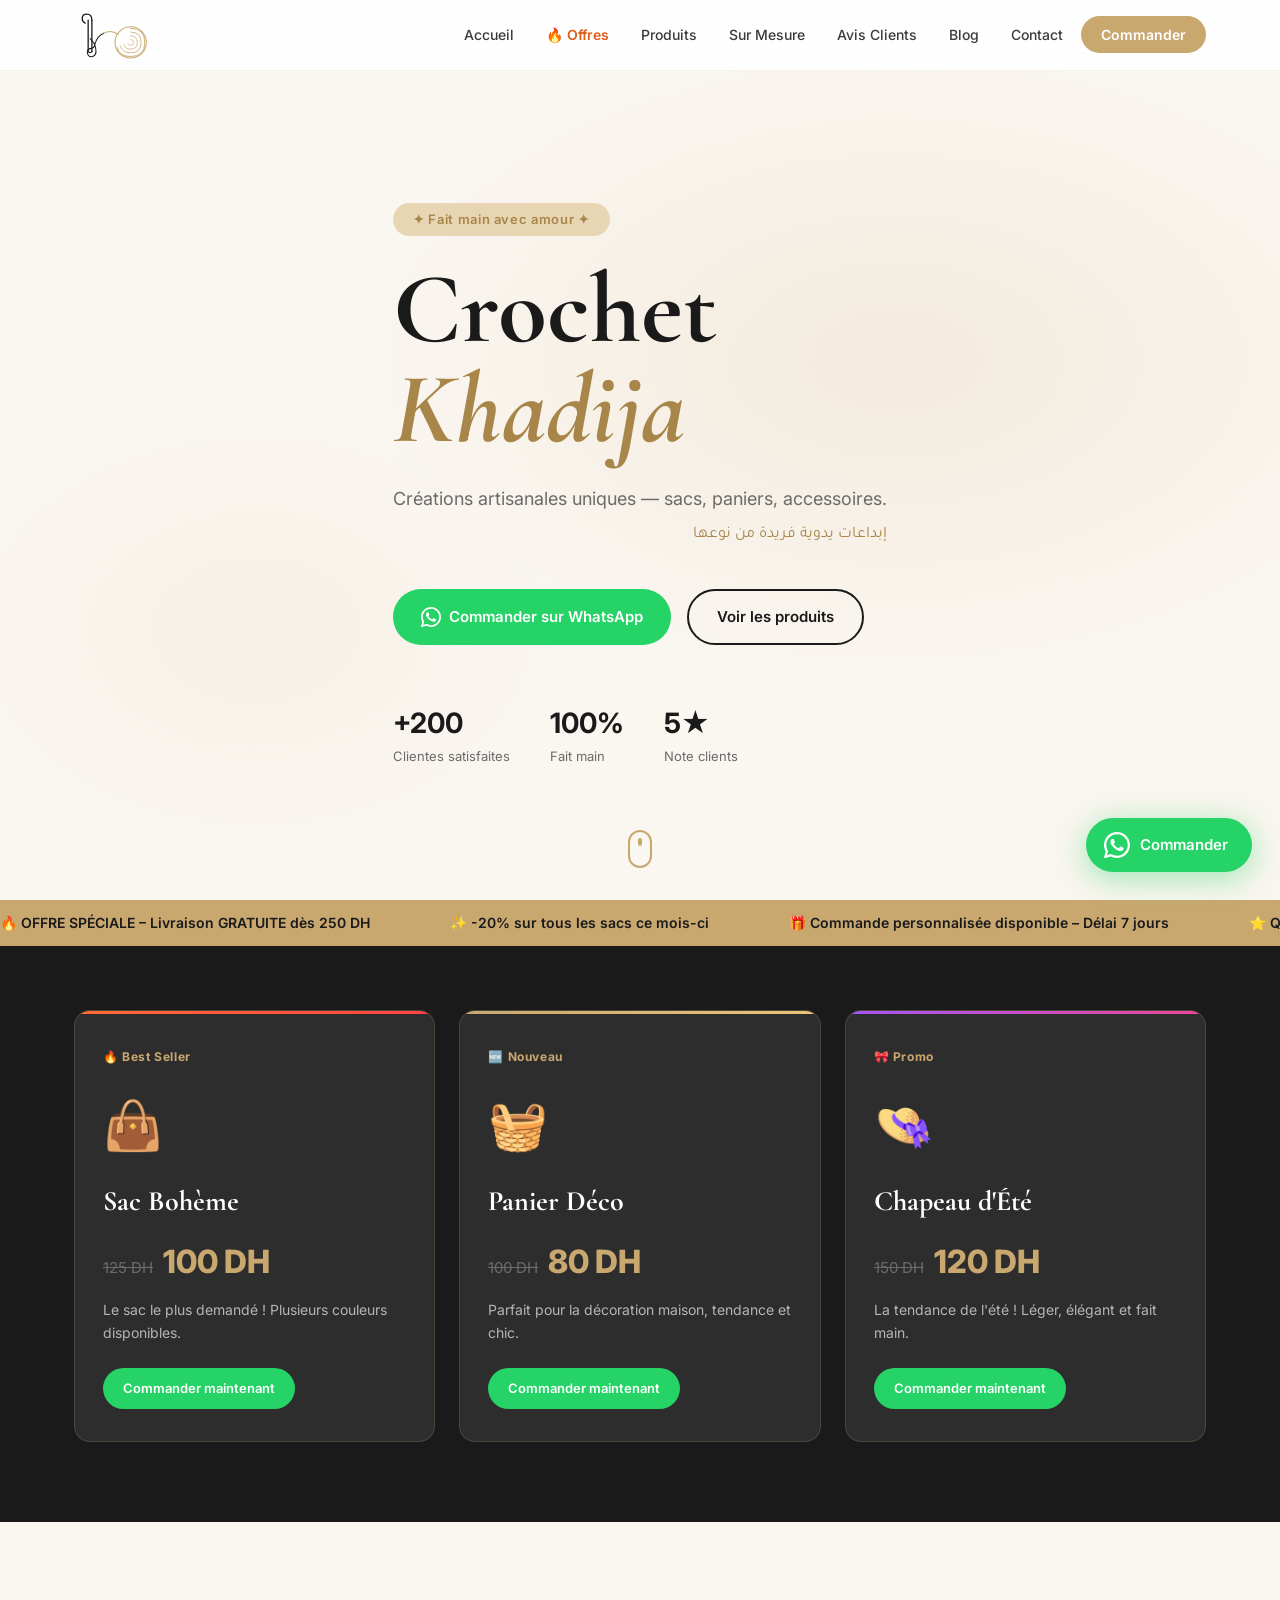
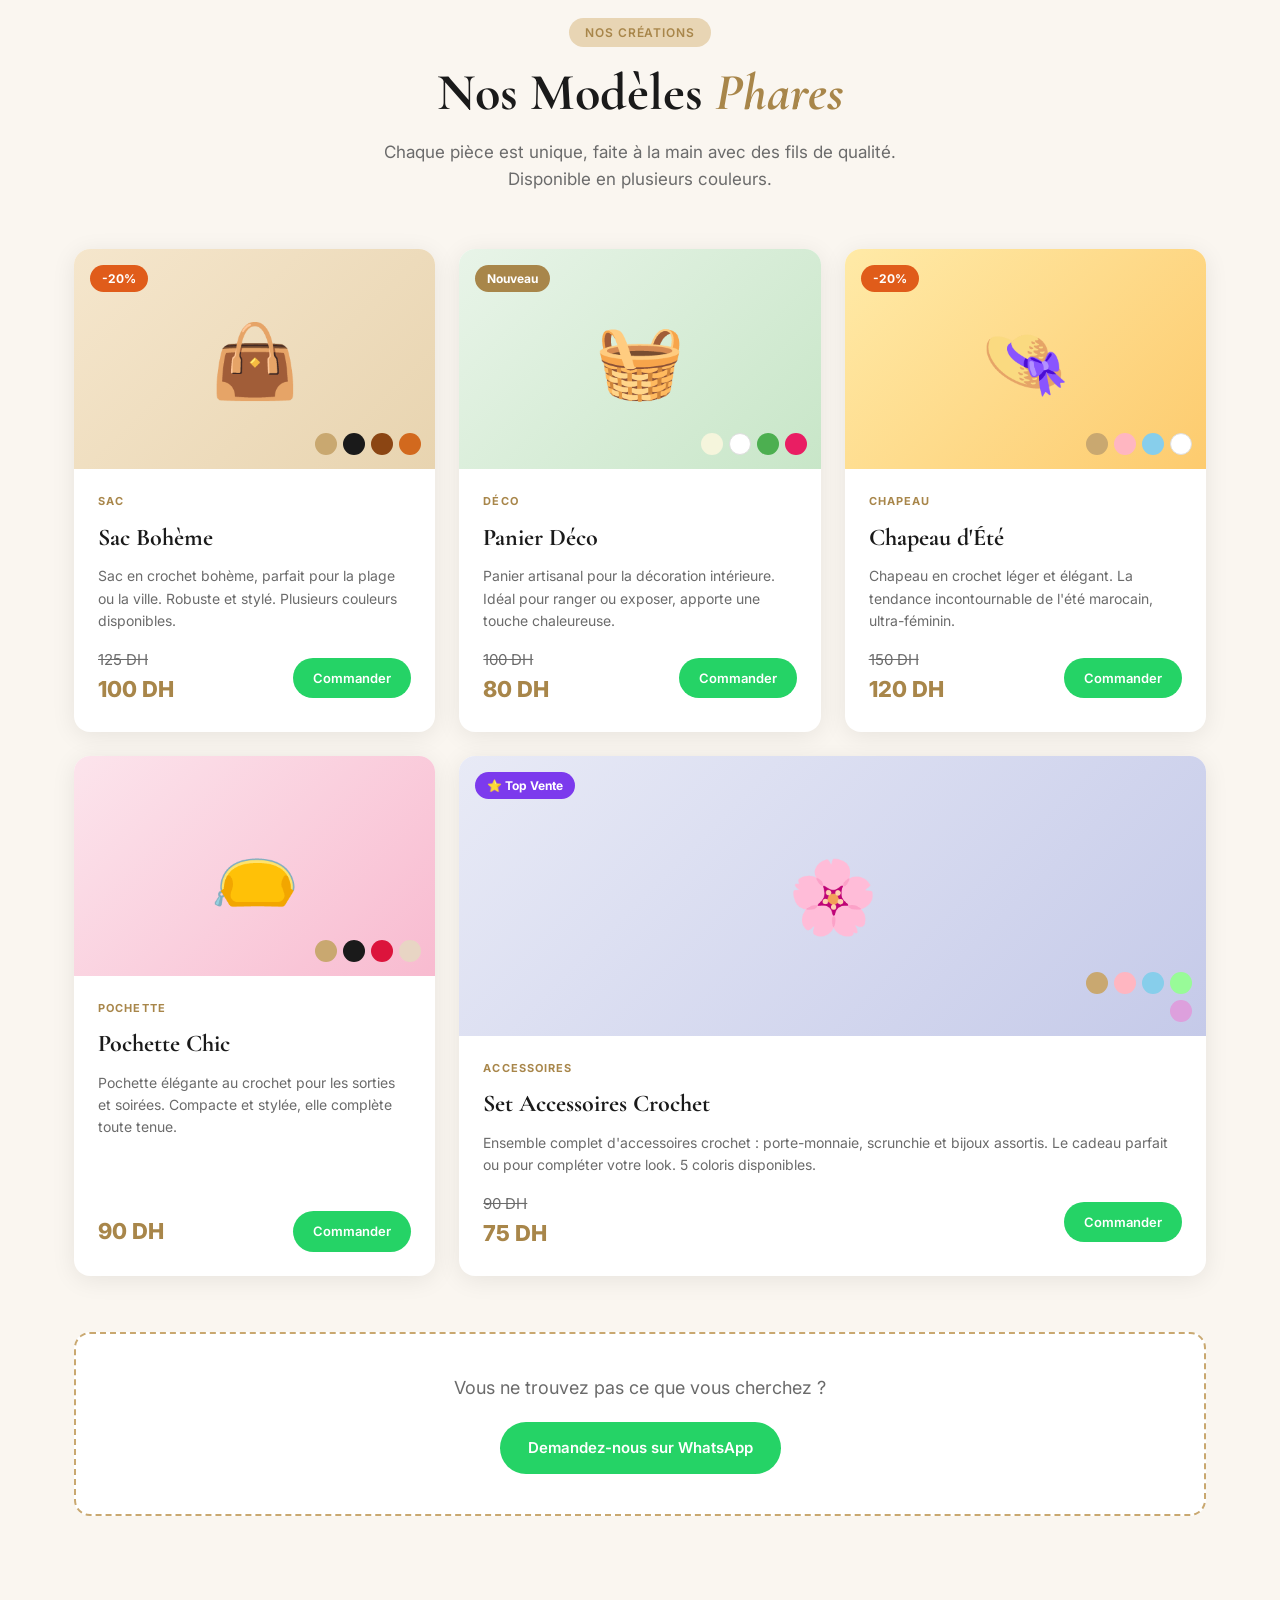
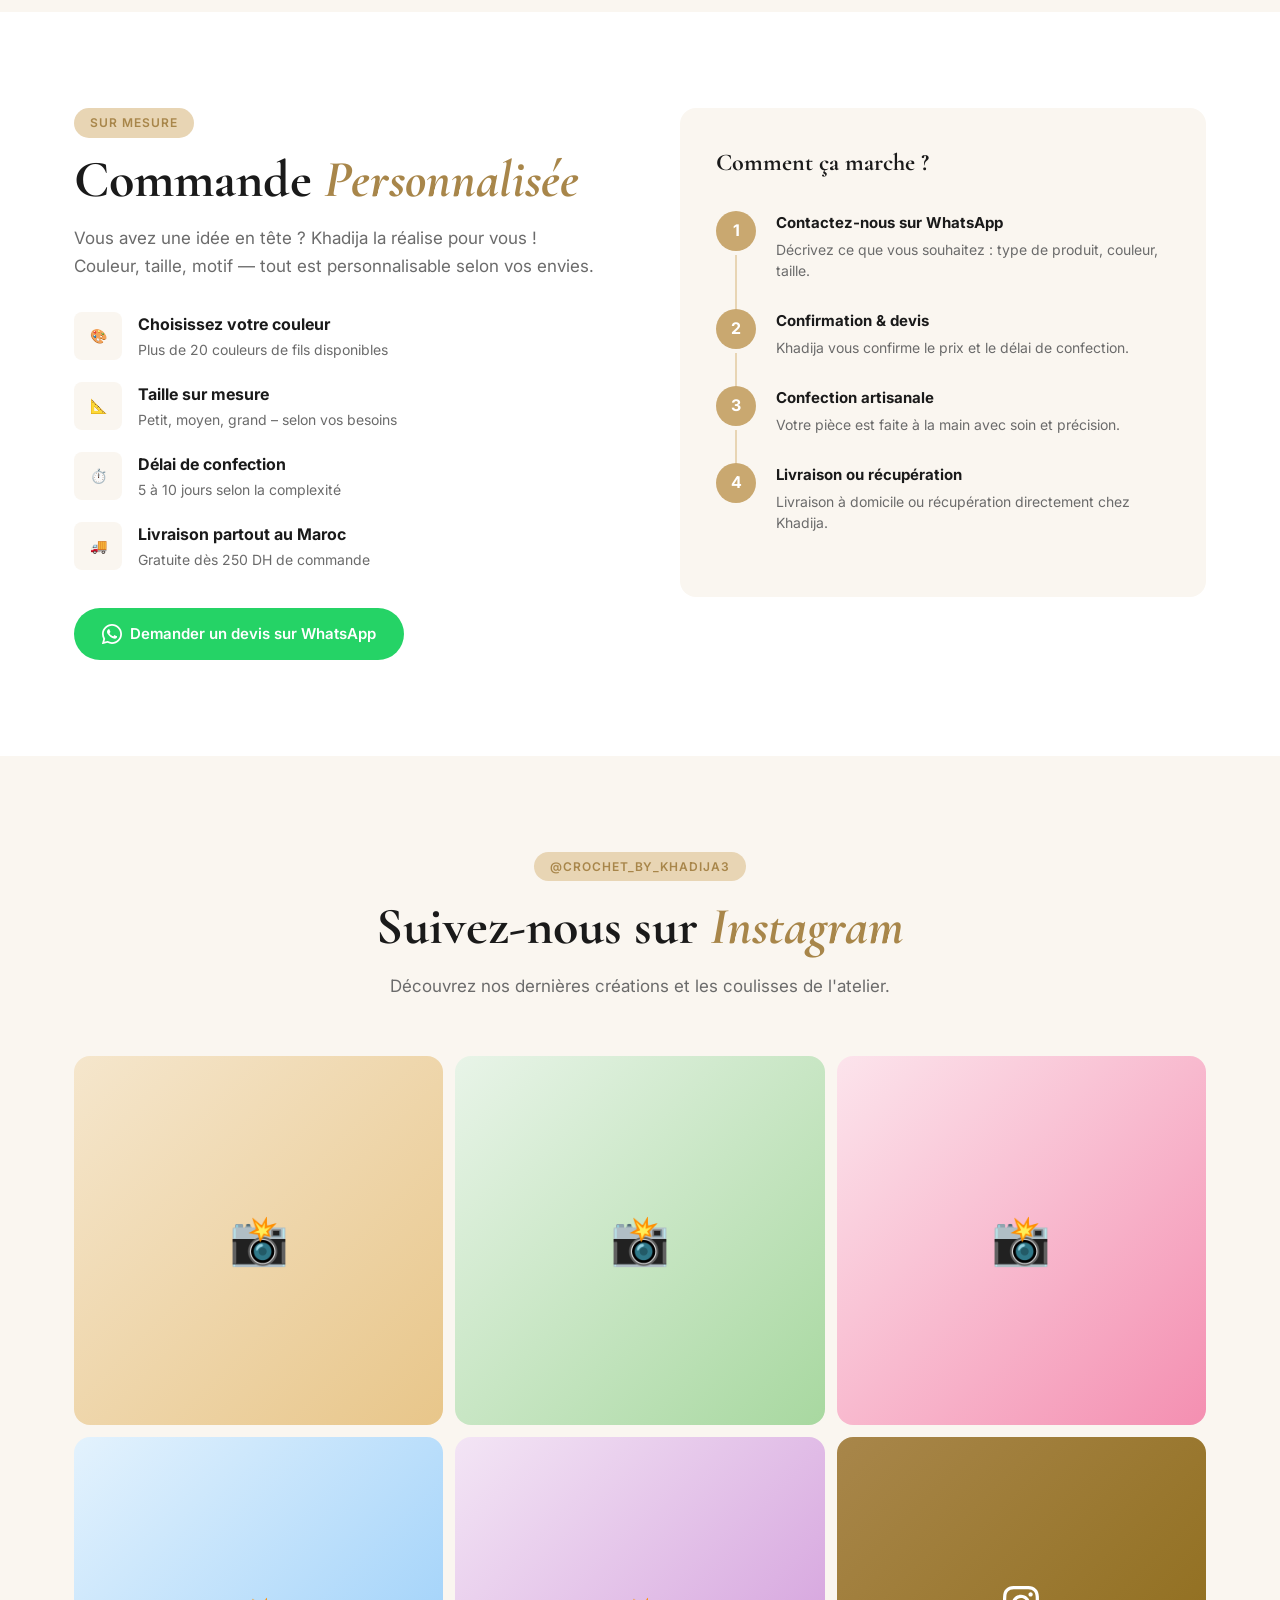
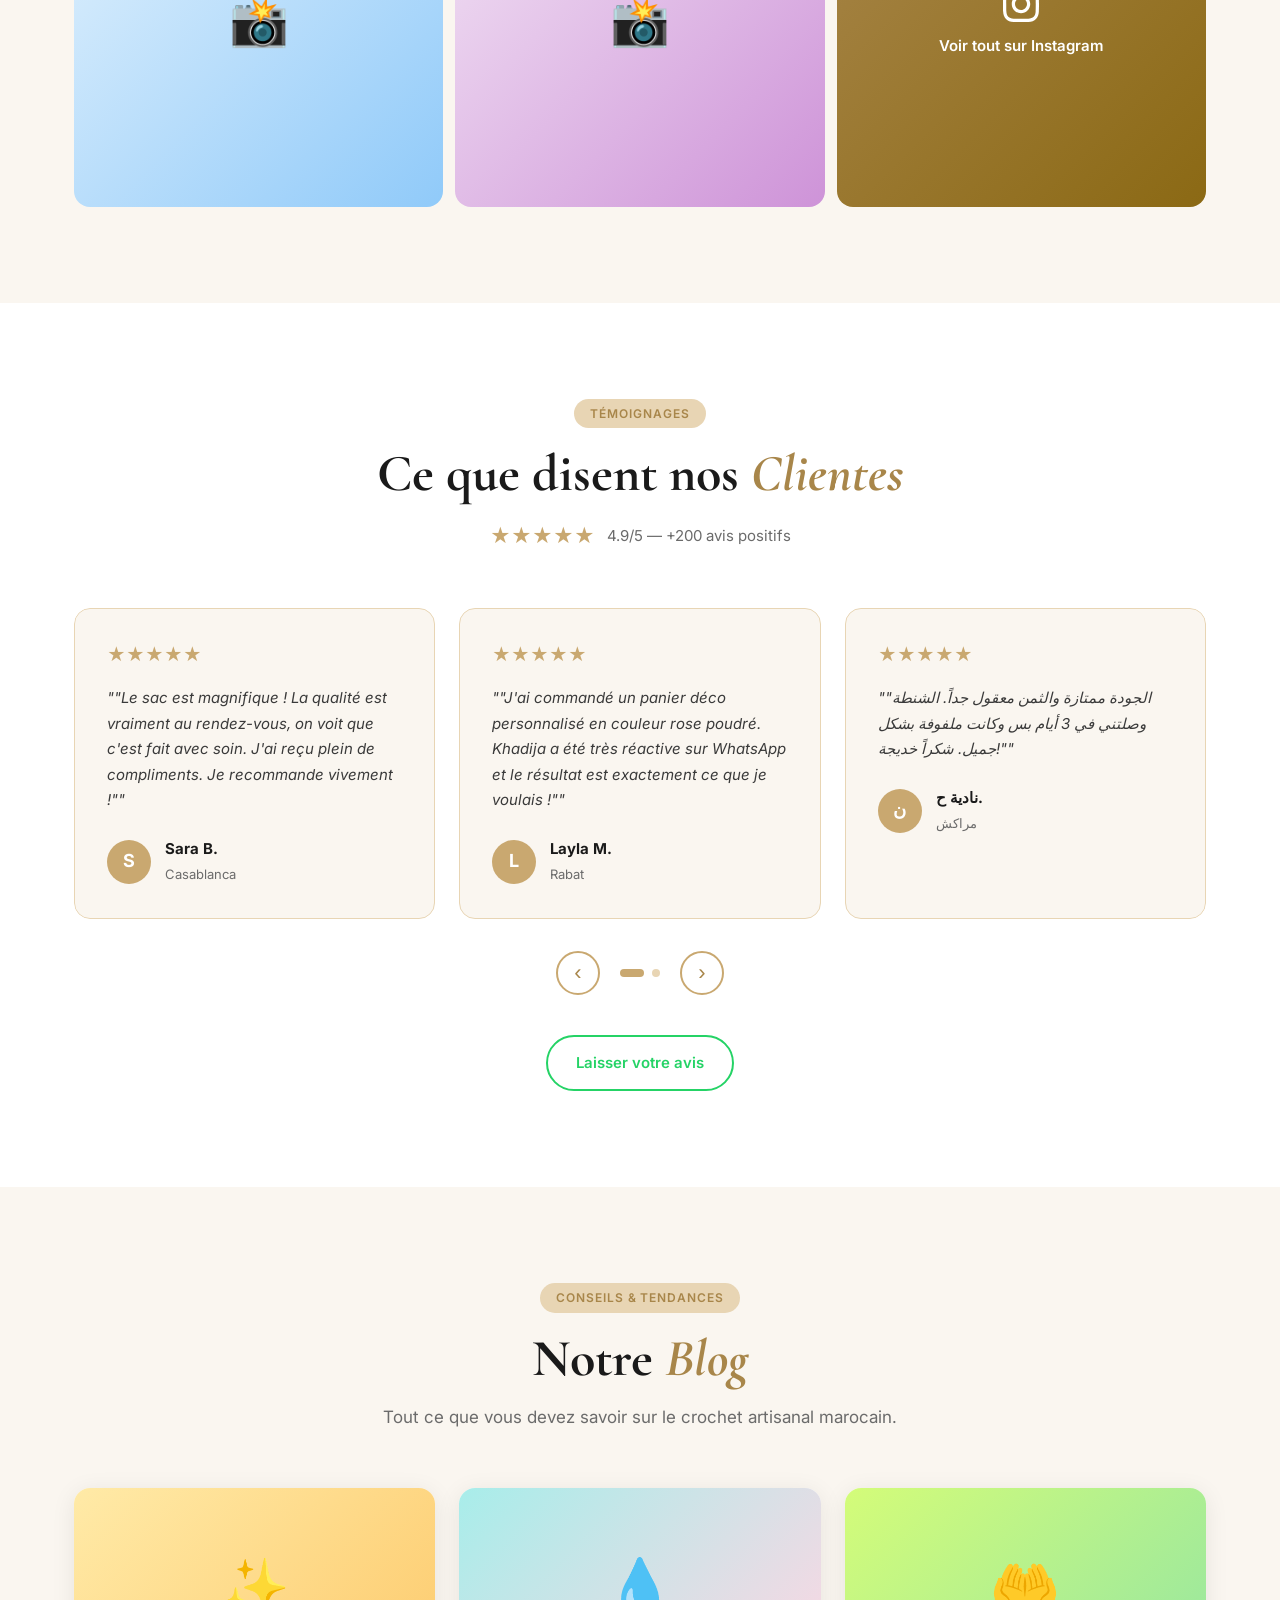
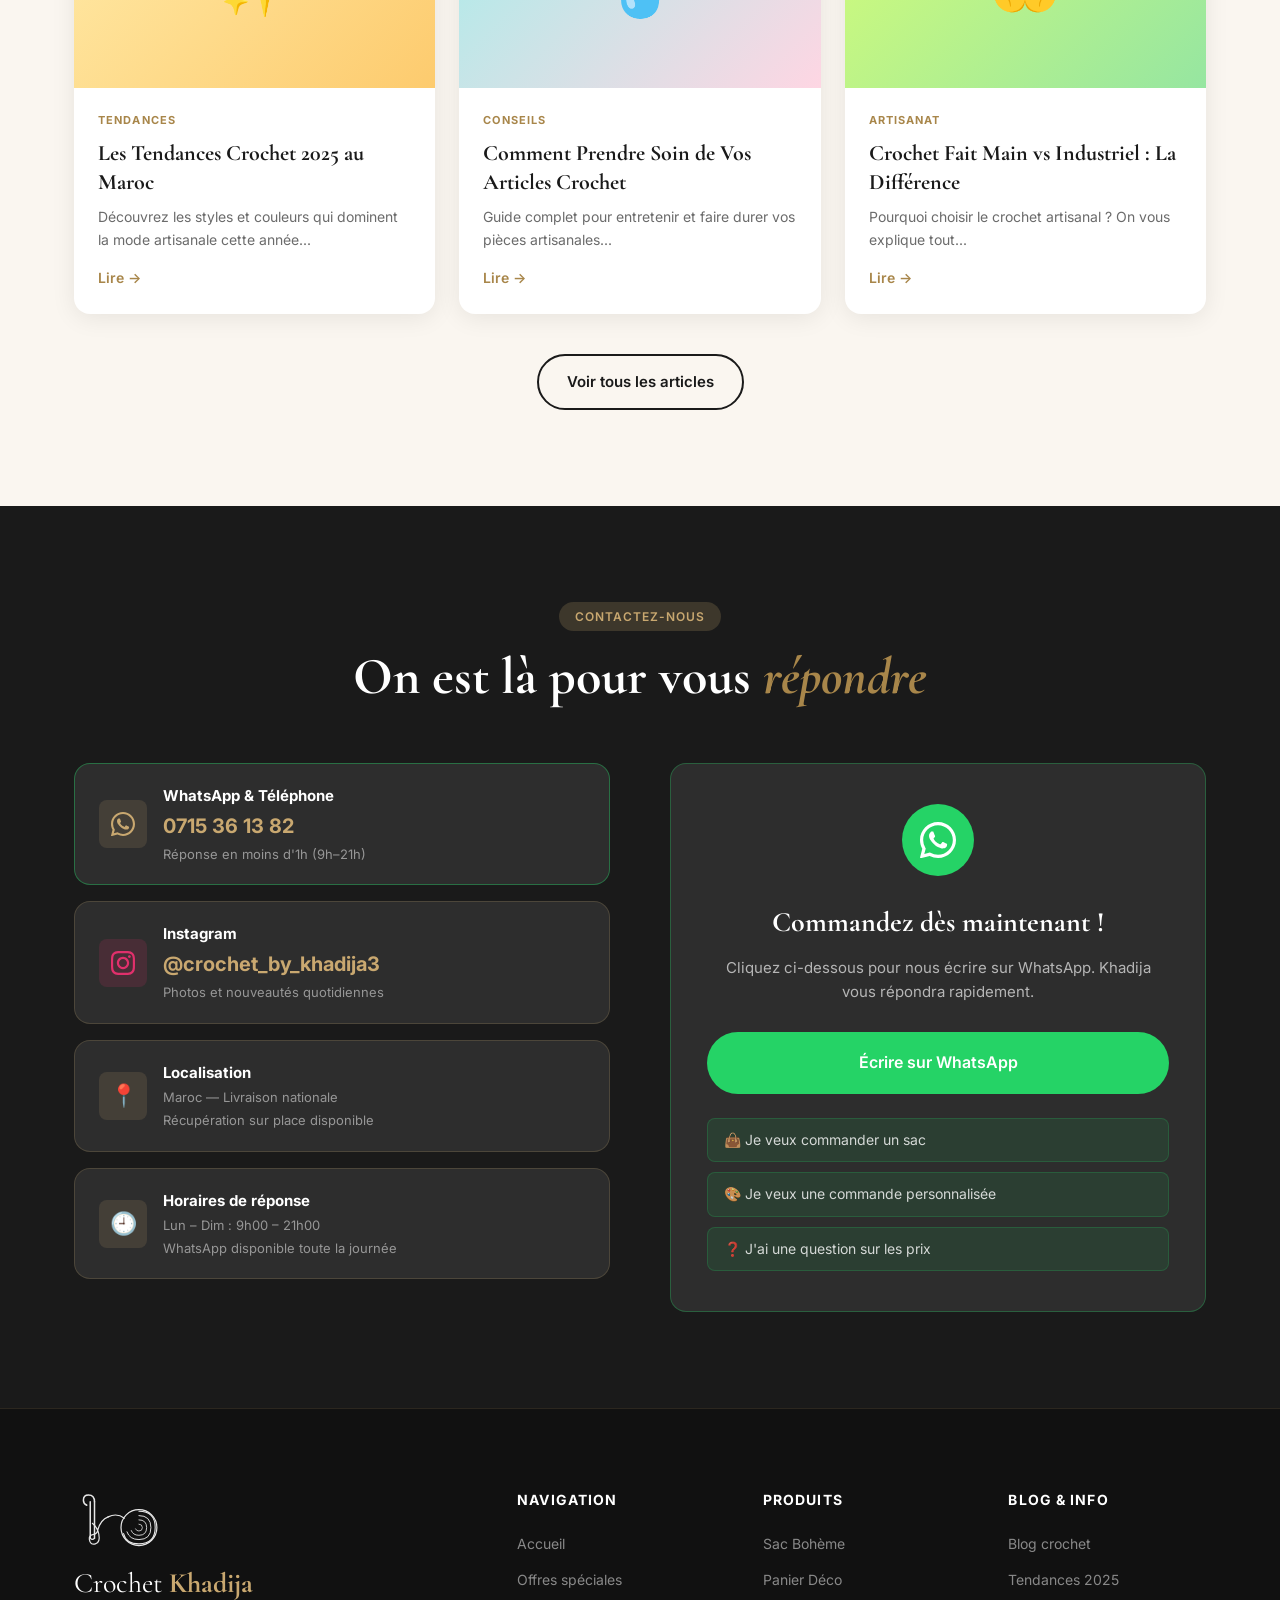
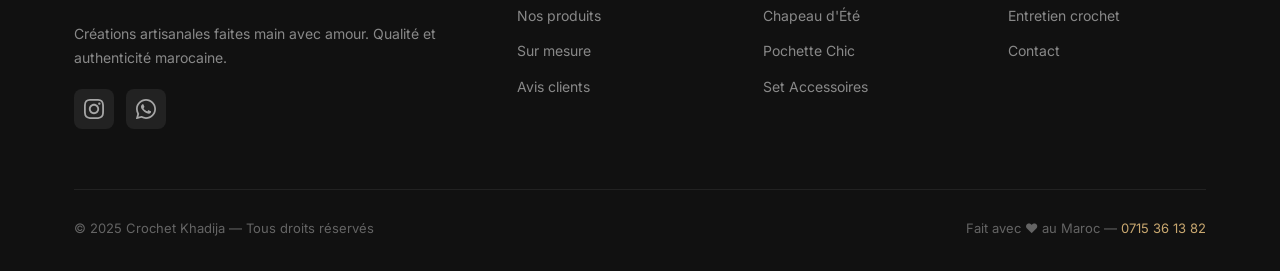
<file: index.html>
<!DOCTYPE html>
<html lang="fr" dir="ltr">
<head>
  <meta charset="UTF-8" />
  <meta name="viewport" content="width=device-width, initial-scale=1.0" />
  <title>Crochet Khadija – Créations Artisanales au Maroc | خديجة للكروشيه</title>
  <meta name="description" content="Crochet Khadija – Sacs, paniers, chapeaux et accessoires au crochet fait main à Casablanca. Commande personnalisée disponible. Livraison partout au Maroc. 0715361382" />
  <meta name="keywords" content="crochet maroc, sac crochet, panier crochet, chapeau crochet, crochet fait main, crochet casablanca, كروشيه المغرب, خديجة كروشيه" />
  <meta name="author" content="Crochet Khadija" />
  <meta property="og:title" content="Crochet Khadija – Créations Artisanales" />
  <meta property="og:description" content="Sacs, paniers et accessoires crochet fait main. Commande personnalisée. 0715361382" />
  <meta property="og:type" content="website" />
  <meta property="og:image" content="images/og-image.jpg" />
  <link rel="canonical" href="https://crochetkhadija.ma/" />

  <!-- Fonts -->
  <link rel="preconnect" href="https://fonts.googleapis.com" />
  <link rel="preconnect" href="https://fonts.gstatic.com" crossorigin />
  <link href="https://fonts.googleapis.com/css2?family=Cormorant+Garamond:ital,wght@0,400;0,600;1,400&family=Inter:wght@300;400;500;600&family=Tajawal:wght@400;500;700&display=swap" rel="stylesheet" />

  <link rel="stylesheet" href="css/style.css" />

  <!-- Schema.org structured data -->
  <script type="application/ld+json">
  {
    "@context": "https://schema.org",
    "@type": "LocalBusiness",
    "name": "Crochet Khadija",
    "description": "Créations artisanales au crochet fait main – sacs, paniers, accessoires. Commande personnalisée disponible.",
    "telephone": "+212715361382",
    "address": {
      "@type": "PostalAddress",
      "addressCountry": "MA"
    },
    "sameAs": ["https://www.instagram.com/crochet_by_khadija3"],
    "priceRange": "80-200 DH",
    "openingHours": "Mo-Su 09:00-21:00"
  }
  </script>
</head>
<body>

  <!-- ===================== FLOATING WHATSAPP ===================== -->
  <a href="https://wa.me/212715361382?text=Bonjour%20Khadija%2C%20je%20suis%20int%C3%A9ress%C3%A9(e)%20par%20vos%20cr%C3%A9ations%20crochet%20!"
     class="wa-float" target="_blank" rel="noopener" aria-label="Commander via WhatsApp">
    <svg viewBox="0 0 24 24" fill="currentColor"><path d="M17.472 14.382c-.297-.149-1.758-.867-2.03-.967-.273-.099-.471-.148-.67.15-.197.297-.767.966-.94 1.164-.173.199-.347.223-.644.075-.297-.15-1.255-.463-2.39-1.475-.883-.788-1.48-1.761-1.653-2.059-.173-.297-.018-.458.13-.606.134-.133.298-.347.446-.52.149-.174.198-.298.298-.497.099-.198.05-.371-.025-.52-.075-.149-.669-1.612-.916-2.207-.242-.579-.487-.5-.669-.51-.173-.008-.371-.01-.57-.01-.198 0-.52.074-.792.372-.272.297-1.04 1.016-1.04 2.479 0 1.462 1.065 2.875 1.213 3.074.149.198 2.096 3.2 5.077 4.487.709.306 1.262.489 1.694.625.712.227 1.36.195 1.871.118.571-.085 1.758-.719 2.006-1.413.248-.694.248-1.289.173-1.413-.074-.124-.272-.198-.57-.347z"/><path d="M12 0C5.373 0 0 5.373 0 12c0 2.127.558 4.123 1.532 5.86L.057 23.5a.5.5 0 0 0 .614.612l5.765-1.512A11.942 11.942 0 0 0 12 24c6.627 0 12-5.373 12-12S18.627 0 12 0zm0 21.9a9.9 9.9 0 0 1-5.048-1.382l-.36-.214-3.742.981.998-3.648-.234-.374A9.861 9.861 0 0 1 2.1 12C2.1 6.534 6.534 2.1 12 2.1c5.467 0 9.9 4.434 9.9 9.9 0 5.467-4.433 9.9-9.9 9.9z"/></svg>
    <span>Commander</span>
  </a>

  <!-- ===================== NAV ===================== -->
  <header class="header" id="header">
    <nav class="nav container">
      <a href="#accueil" class="nav-logo">
        <img src="images/logo.svg" alt="Crochet Khadija Logo" class="nav-logo-img" />
      </a>

      <ul class="nav-menu" id="navMenu">
        <li><a href="#accueil" class="nav-link">Accueil</a></li>
        <li><a href="#offres" class="nav-link nav-link--offer">🔥 Offres</a></li>
        <li><a href="#produits" class="nav-link">Produits</a></li>
        <li><a href="#personnalise" class="nav-link">Sur Mesure</a></li>
        <li><a href="#avis" class="nav-link">Avis Clients</a></li>
        <li><a href="blog.html" class="nav-link">Blog</a></li>
        <li><a href="#contact" class="nav-link">Contact</a></li>
        <li>
          <a href="https://wa.me/212715361382?text=Bonjour%20Khadija%2C%20je%20voudrais%20commander%20!"
             class="nav-cta" target="_blank" rel="noopener">
            Commander
          </a>
        </li>
      </ul>

      <button class="nav-burger" id="navBurger" aria-label="Menu">
        <span></span><span></span><span></span>
      </button>
    </nav>
  </header>

  <!-- ===================== HERO ===================== -->
  <section class="hero" id="accueil">
    <div class="hero-bg"></div>
    <div class="container hero-content">
      <span class="hero-badge">✦ Fait main avec amour ✦</span>
      <h1 class="hero-title">
        Crochet<br />
        <em>Khadija</em>
      </h1>
      <p class="hero-subtitle">
        Créations artisanales uniques — sacs, paniers, accessoires.<br />
        <span class="ar">إبداعات يدوية فريدة من نوعها</span>
      </p>
      <div class="hero-actions">
        <a href="https://wa.me/212715361382?text=Bonjour%20Khadija%2C%20je%20voudrais%20voir%20vos%20produits%20!"
           class="btn btn--primary btn--wa" target="_blank" rel="noopener">
          <svg viewBox="0 0 24 24" fill="currentColor" width="20" height="20"><path d="M17.472 14.382c-.297-.149-1.758-.867-2.03-.967-.273-.099-.471-.148-.67.15-.197.297-.767.966-.94 1.164-.173.199-.347.223-.644.075-.297-.15-1.255-.463-2.39-1.475-.883-.788-1.48-1.761-1.653-2.059-.173-.297-.018-.458.13-.606.134-.133.298-.347.446-.52.149-.174.198-.298.298-.497.099-.198.05-.371-.025-.52-.075-.149-.669-1.612-.916-2.207-.242-.579-.487-.5-.669-.51-.173-.008-.371-.01-.57-.01-.198 0-.52.074-.792.372-.272.297-1.04 1.016-1.04 2.479 0 1.462 1.065 2.875 1.213 3.074.149.198 2.096 3.2 5.077 4.487.709.306 1.262.489 1.694.625.712.227 1.36.195 1.871.118.571-.085 1.758-.719 2.006-1.413.248-.694.248-1.289.173-1.413-.074-.124-.272-.198-.57-.347z"/><path d="M12 0C5.373 0 0 5.373 0 12c0 2.127.558 4.123 1.532 5.86L.057 23.5a.5.5 0 0 0 .614.612l5.765-1.512A11.942 11.942 0 0 0 12 24c6.627 0 12-5.373 12-12S18.627 0 12 0zm0 21.9a9.9 9.9 0 0 1-5.048-1.382l-.36-.214-3.742.981.998-3.648-.234-.374A9.861 9.861 0 0 1 2.1 12C2.1 6.534 6.534 2.1 12 2.1c5.467 0 9.9 4.434 9.9 9.9 0 5.467-4.433 9.9-9.9 9.9z"/></svg>
          Commander sur WhatsApp
        </a>
        <a href="#produits" class="btn btn--outline">Voir les produits</a>
      </div>
      <div class="hero-stats">
        <div class="stat">
          <strong>+200</strong>
          <span>Clientes satisfaites</span>
        </div>
        <div class="stat">
          <strong>100%</strong>
          <span>Fait main</span>
        </div>
        <div class="stat">
          <strong>5★</strong>
          <span>Note clients</span>
        </div>
      </div>
    </div>
    <div class="hero-scroll">
      <span></span>
    </div>
  </section>

  <!-- ===================== OFFRES BANNER ===================== -->
  <section class="offres" id="offres">
    <div class="offres-ticker">
      <div class="offres-ticker-inner">
        <span>🔥 OFFRE SPÉCIALE – Livraison GRATUITE dès 250 DH</span>
        <span>✨ -20% sur tous les sacs ce mois-ci</span>
        <span>🎁 Commande personnalisée disponible – Délai 7 jours</span>
        <span>⭐ Qualité artisanale garantie – 100% fait main</span>
        <span>🔥 OFFRE SPÉCIALE – Livraison GRATUITE dès 250 DH</span>
        <span>✨ -20% sur tous les sacs ce mois-ci</span>
        <span>🎁 Commande personnalisée disponible – Délai 7 jours</span>
        <span>⭐ Qualité artisanale garantie – 100% fait main</span>
      </div>
    </div>

    <div class="container">
      <div class="offres-grid">
        <div class="offre-card offre-card--hot">
          <div class="offre-badge">🔥 Best Seller</div>
          <div class="offre-icon">👜</div>
          <h3>Sac Bohème</h3>
          <div class="offre-price">
            <span class="price-old">125 DH</span>
            <span class="price-new">100 DH</span>
          </div>
          <p>Le sac le plus demandé ! Plusieurs couleurs disponibles.</p>
          <a href="https://wa.me/212715361382?text=Bonjour%20Khadija%2C%20je%20veux%20commander%20le%20Sac%20Boh%C3%A8me%20%C3%A0%20100DH%20!"
             class="btn btn--wa btn--sm" target="_blank" rel="noopener">Commander maintenant</a>
        </div>
        <div class="offre-card offre-card--new">
          <div class="offre-badge">🆕 Nouveau</div>
          <div class="offre-icon">🧺</div>
          <h3>Panier Déco</h3>
          <div class="offre-price">
            <span class="price-old">100 DH</span>
            <span class="price-new">80 DH</span>
          </div>
          <p>Parfait pour la décoration maison, tendance et chic.</p>
          <a href="https://wa.me/212715361382?text=Bonjour%20Khadija%2C%20je%20veux%20commander%20le%20Panier%20D%C3%A9co%20%C3%A0%2080DH%20!"
             class="btn btn--wa btn--sm" target="_blank" rel="noopener">Commander maintenant</a>
        </div>
        <div class="offre-card offre-card--promo">
          <div class="offre-badge">🎀 Promo</div>
          <div class="offre-icon">👒</div>
          <h3>Chapeau d'Été</h3>
          <div class="offre-price">
            <span class="price-old">150 DH</span>
            <span class="price-new">120 DH</span>
          </div>
          <p>La tendance de l'été ! Léger, élégant et fait main.</p>
          <a href="https://wa.me/212715361382?text=Bonjour%20Khadija%2C%20je%20veux%20commander%20le%20Chapeau%20d%27%C3%89t%C3%A9%20%C3%A0%20120DH%20!"
             class="btn btn--wa btn--sm" target="_blank" rel="noopener">Commander maintenant</a>
        </div>
      </div>
    </div>
  </section>

  <!-- ===================== PRODUITS ===================== -->
  <section class="section produits" id="produits">
    <div class="container">
      <div class="section-header">
        <span class="section-tag">Nos créations</span>
        <h2 class="section-title">Nos Modèles <em>Phares</em></h2>
        <p class="section-subtitle">Chaque pièce est unique, faite à la main avec des fils de qualité. Disponible en plusieurs couleurs.</p>
      </div>

      <div class="produits-grid">

        <!-- Produit 1 -->
        <div class="produit-card" data-product="sac-boheme">
          <div class="produit-img-wrap">
            <div class="produit-img-placeholder produit-img--1">
              <span>👜</span>
            </div>
            <div class="produit-badge">-20%</div>
            <div class="produit-colors">
              <button class="color-dot" style="background:#C9A870" title="Naturel" aria-label="Couleur naturel"></button>
              <button class="color-dot" style="background:#1a1a1a" title="Noir" aria-label="Couleur noir"></button>
              <button class="color-dot" style="background:#8B4513" title="Marron" aria-label="Couleur marron"></button>
              <button class="color-dot" style="background:#D2691E" title="Cognac" aria-label="Couleur cognac"></button>
            </div>
          </div>
          <div class="produit-info">
            <span class="produit-tag">Sac</span>
            <h3 class="produit-name">Sac Bohème</h3>
            <p class="produit-desc">Sac en crochet bohème, parfait pour la plage ou la ville. Robuste et stylé. Plusieurs couleurs disponibles.</p>
            <div class="produit-footer">
              <div class="produit-price">
                <span class="price-old">125 DH</span>
                <span class="price-current">100 DH</span>
              </div>
              <a href="https://wa.me/212715361382?text=Bonjour%20Khadija%2C%20je%20veux%20commander%20le%20Sac%20Boh%C3%A8me%20!"
                 class="btn btn--wa btn--sm" target="_blank" rel="noopener">Commander</a>
            </div>
          </div>
        </div>

        <!-- Produit 2 -->
        <div class="produit-card" data-product="panier-deco">
          <div class="produit-img-wrap">
            <div class="produit-img-placeholder produit-img--2">
              <span>🧺</span>
            </div>
            <div class="produit-badge produit-badge--new">Nouveau</div>
            <div class="produit-colors">
              <button class="color-dot" style="background:#F5F5DC" title="Beige" aria-label="Couleur beige"></button>
              <button class="color-dot" style="background:#FFFFFF; border:1px solid #ddd" title="Blanc" aria-label="Couleur blanc"></button>
              <button class="color-dot" style="background:#4CAF50" title="Vert" aria-label="Couleur vert"></button>
              <button class="color-dot" style="background:#E91E63" title="Rose" aria-label="Couleur rose"></button>
            </div>
          </div>
          <div class="produit-info">
            <span class="produit-tag">Déco</span>
            <h3 class="produit-name">Panier Déco</h3>
            <p class="produit-desc">Panier artisanal pour la décoration intérieure. Idéal pour ranger ou exposer, apporte une touche chaleureuse.</p>
            <div class="produit-footer">
              <div class="produit-price">
                <span class="price-old">100 DH</span>
                <span class="price-current">80 DH</span>
              </div>
              <a href="https://wa.me/212715361382?text=Bonjour%20Khadija%2C%20je%20veux%20commander%20le%20Panier%20D%C3%A9co%20!"
                 class="btn btn--wa btn--sm" target="_blank" rel="noopener">Commander</a>
            </div>
          </div>
        </div>

        <!-- Produit 3 -->
        <div class="produit-card" data-product="chapeau-ete">
          <div class="produit-img-wrap">
            <div class="produit-img-placeholder produit-img--3">
              <span>👒</span>
            </div>
            <div class="produit-badge">-20%</div>
            <div class="produit-colors">
              <button class="color-dot" style="background:#C9A870" title="Naturel" aria-label="Couleur naturel"></button>
              <button class="color-dot" style="background:#FFB6C1" title="Rose poudré" aria-label="Couleur rose poudré"></button>
              <button class="color-dot" style="background:#87CEEB" title="Bleu ciel" aria-label="Couleur bleu ciel"></button>
              <button class="color-dot" style="background:#FFFFFF; border:1px solid #ddd" title="Blanc" aria-label="Couleur blanc"></button>
            </div>
          </div>
          <div class="produit-info">
            <span class="produit-tag">Chapeau</span>
            <h3 class="produit-name">Chapeau d'Été</h3>
            <p class="produit-desc">Chapeau en crochet léger et élégant. La tendance incontournable de l'été marocain, ultra-féminin.</p>
            <div class="produit-footer">
              <div class="produit-price">
                <span class="price-old">150 DH</span>
                <span class="price-current">120 DH</span>
              </div>
              <a href="https://wa.me/212715361382?text=Bonjour%20Khadija%2C%20je%20veux%20commander%20le%20Chapeau%20d%27%C3%89t%C3%A9%20!"
                 class="btn btn--wa btn--sm" target="_blank" rel="noopener">Commander</a>
            </div>
          </div>
        </div>

        <!-- Produit 4 -->
        <div class="produit-card" data-product="pochette-chic">
          <div class="produit-img-wrap">
            <div class="produit-img-placeholder produit-img--4">
              <span>👝</span>
            </div>
            <div class="produit-colors">
              <button class="color-dot" style="background:#C9A870" title="Doré" aria-label="Couleur doré"></button>
              <button class="color-dot" style="background:#1a1a1a" title="Noir" aria-label="Couleur noir"></button>
              <button class="color-dot" style="background:#DC143C" title="Rouge" aria-label="Couleur rouge"></button>
              <button class="color-dot" style="background:#E8D5C4" title="Crème" aria-label="Couleur crème"></button>
            </div>
          </div>
          <div class="produit-info">
            <span class="produit-tag">Pochette</span>
            <h3 class="produit-name">Pochette Chic</h3>
            <p class="produit-desc">Pochette élégante au crochet pour les sorties et soirées. Compacte et stylée, elle complète toute tenue.</p>
            <div class="produit-footer">
              <div class="produit-price">
                <span class="price-current">90 DH</span>
              </div>
              <a href="https://wa.me/212715361382?text=Bonjour%20Khadija%2C%20je%20veux%20commander%20la%20Pochette%20Chic%20!"
                 class="btn btn--wa btn--sm" target="_blank" rel="noopener">Commander</a>
            </div>
          </div>
        </div>

        <!-- Produit 5 -->
        <div class="produit-card produit-card--wide" data-product="set-accessoires">
          <div class="produit-img-wrap">
            <div class="produit-img-placeholder produit-img--5">
              <span>🌸</span>
            </div>
            <div class="produit-badge produit-badge--hot">⭐ Top Vente</div>
            <div class="produit-colors">
              <button class="color-dot" style="background:#C9A870" title="Naturel" aria-label="Couleur naturel"></button>
              <button class="color-dot" style="background:#FFB6C1" title="Rose" aria-label="Couleur rose"></button>
              <button class="color-dot" style="background:#87CEEB" title="Bleu" aria-label="Couleur bleu"></button>
              <button class="color-dot" style="background:#98FB98" title="Vert mint" aria-label="Couleur vert mint"></button>
              <button class="color-dot" style="background:#DDA0DD" title="Lavande" aria-label="Couleur lavande"></button>
            </div>
          </div>
          <div class="produit-info">
            <span class="produit-tag">Accessoires</span>
            <h3 class="produit-name">Set Accessoires Crochet</h3>
            <p class="produit-desc">Ensemble complet d'accessoires crochet : porte-monnaie, scrunchie et bijoux assortis. Le cadeau parfait ou pour compléter votre look. 5 coloris disponibles.</p>
            <div class="produit-footer">
              <div class="produit-price">
                <span class="price-old">90 DH</span>
                <span class="price-current">75 DH</span>
              </div>
              <a href="https://wa.me/212715361382?text=Bonjour%20Khadija%2C%20je%20veux%20commander%20le%20Set%20Accessoires%20!"
                 class="btn btn--wa btn--sm" target="_blank" rel="noopener">Commander</a>
            </div>
          </div>
        </div>

      </div>

      <div class="produits-cta">
        <p>Vous ne trouvez pas ce que vous cherchez ?</p>
        <a href="https://wa.me/212715361382?text=Bonjour%20Khadija%2C%20je%20cherche%20quelque%20chose%20de%20sp%C3%A9cial%20!"
           class="btn btn--primary btn--wa" target="_blank" rel="noopener">Demandez-nous sur WhatsApp</a>
      </div>
    </div>
  </section>

  <!-- ===================== PERSONNALISÉ ===================== -->
  <section class="section personnalise" id="personnalise">
    <div class="container">
      <div class="personnalise-inner">
        <div class="personnalise-content">
          <span class="section-tag">Sur Mesure</span>
          <h2 class="section-title">Commande <em>Personnalisée</em></h2>
          <p>Vous avez une idée en tête ? Khadija la réalise pour vous ! Couleur, taille, motif — tout est personnalisable selon vos envies.</p>
          <ul class="personnalise-list">
            <li>
              <span class="list-icon">🎨</span>
              <div>
                <strong>Choisissez votre couleur</strong>
                <span>Plus de 20 couleurs de fils disponibles</span>
              </div>
            </li>
            <li>
              <span class="list-icon">📐</span>
              <div>
                <strong>Taille sur mesure</strong>
                <span>Petit, moyen, grand – selon vos besoins</span>
              </div>
            </li>
            <li>
              <span class="list-icon">⏱️</span>
              <div>
                <strong>Délai de confection</strong>
                <span>5 à 10 jours selon la complexité</span>
              </div>
            </li>
            <li>
              <span class="list-icon">🚚</span>
              <div>
                <strong>Livraison partout au Maroc</strong>
                <span>Gratuite dès 250 DH de commande</span>
              </div>
            </li>
          </ul>
          <a href="https://wa.me/212715361382?text=Bonjour%20Khadija%2C%20je%20voudrais%20une%20commande%20personnalis%C3%A9e%20!"
             class="btn btn--primary btn--wa" target="_blank" rel="noopener">
            <svg viewBox="0 0 24 24" fill="currentColor" width="20" height="20"><path d="M17.472 14.382c-.297-.149-1.758-.867-2.03-.967-.273-.099-.471-.148-.67.15-.197.297-.767.966-.94 1.164-.173.199-.347.223-.644.075-.297-.15-1.255-.463-2.39-1.475-.883-.788-1.48-1.761-1.653-2.059-.173-.297-.018-.458.13-.606.134-.133.298-.347.446-.52.149-.174.198-.298.298-.497.099-.198.05-.371-.025-.52-.075-.149-.669-1.612-.916-2.207-.242-.579-.487-.5-.669-.51-.173-.008-.371-.01-.57-.01-.198 0-.52.074-.792.372-.272.297-1.04 1.016-1.04 2.479 0 1.462 1.065 2.875 1.213 3.074.149.198 2.096 3.2 5.077 4.487.709.306 1.262.489 1.694.625.712.227 1.36.195 1.871.118.571-.085 1.758-.719 2.006-1.413.248-.694.248-1.289.173-1.413-.074-.124-.272-.198-.57-.347z"/><path d="M12 0C5.373 0 0 5.373 0 12c0 2.127.558 4.123 1.532 5.86L.057 23.5a.5.5 0 0 0 .614.612l5.765-1.512A11.942 11.942 0 0 0 12 24c6.627 0 12-5.373 12-12S18.627 0 12 0zm0 21.9a9.9 9.9 0 0 1-5.048-1.382l-.36-.214-3.742.981.998-3.648-.234-.374A9.861 9.861 0 0 1 2.1 12C2.1 6.534 6.534 2.1 12 2.1c5.467 0 9.9 4.434 9.9 9.9 0 5.467-4.433 9.9-9.9 9.9z"/></svg>
            Demander un devis sur WhatsApp
          </a>
        </div>
        <div class="personnalise-steps">
          <h3>Comment ça marche ?</h3>
          <div class="step">
            <div class="step-num">1</div>
            <div class="step-content">
              <strong>Contactez-nous sur WhatsApp</strong>
              <p>Décrivez ce que vous souhaitez : type de produit, couleur, taille.</p>
            </div>
          </div>
          <div class="step">
            <div class="step-num">2</div>
            <div class="step-content">
              <strong>Confirmation & devis</strong>
              <p>Khadija vous confirme le prix et le délai de confection.</p>
            </div>
          </div>
          <div class="step">
            <div class="step-num">3</div>
            <div class="step-content">
              <strong>Confection artisanale</strong>
              <p>Votre pièce est faite à la main avec soin et précision.</p>
            </div>
          </div>
          <div class="step">
            <div class="step-num">4</div>
            <div class="step-content">
              <strong>Livraison ou récupération</strong>
              <p>Livraison à domicile ou récupération directement chez Khadija.</p>
            </div>
          </div>
        </div>
      </div>
    </div>
  </section>

  <!-- ===================== INSTAGRAM ===================== -->
  <section class="section instagram">
    <div class="container">
      <div class="section-header">
        <span class="section-tag">@crochet_by_khadija3</span>
        <h2 class="section-title">Suivez-nous sur <em>Instagram</em></h2>
        <p class="section-subtitle">Découvrez nos dernières créations et les coulisses de l'atelier.</p>
      </div>
      <div class="instagram-grid">
        <a href="https://www.instagram.com/crochet_by_khadija3?igsh=MjRmcXpucWFjNGk4"
           target="_blank" rel="noopener" class="insta-card insta-card--1">
          <div class="insta-placeholder"><span>📸</span></div>
          <div class="insta-overlay"><svg viewBox="0 0 24 24" fill="white" width="24"><path d="M12 2.163c3.204 0 3.584.012 4.85.07 3.252.148 4.771 1.691 4.919 4.919.058 1.265.069 1.645.069 4.849 0 3.205-.012 3.584-.069 4.849-.149 3.225-1.664 4.771-4.919 4.919-1.266.058-1.644.07-4.85.07-3.204 0-3.584-.012-4.849-.07-3.26-.149-4.771-1.699-4.919-4.92-.058-1.265-.07-1.644-.07-4.849 0-3.204.013-3.583.07-4.849.149-3.227 1.664-4.771 4.919-4.919 1.266-.057 1.645-.069 4.849-.069zm0-2.163c-3.259 0-3.667.014-4.947.072-4.358.2-6.78 2.618-6.98 6.98-.059 1.281-.073 1.689-.073 4.948 0 3.259.014 3.668.072 4.948.2 4.358 2.618 6.78 6.98 6.98 1.281.058 1.689.072 4.948.072 3.259 0 3.668-.014 4.948-.072 4.354-.2 6.782-2.618 6.979-6.98.059-1.28.073-1.689.073-4.948 0-3.259-.014-3.667-.072-4.947-.196-4.354-2.617-6.78-6.979-6.98-1.281-.059-1.69-.073-4.949-.073zm0 5.838c-3.403 0-6.162 2.759-6.162 6.162s2.759 6.163 6.162 6.163 6.162-2.759 6.162-6.163c0-3.403-2.759-6.162-6.162-6.162zm0 10.162c-2.209 0-4-1.79-4-4 0-2.209 1.791-4 4-4s4 1.791 4 4c0 2.21-1.791 4-4 4zm6.406-11.845c-.796 0-1.441.645-1.441 1.44s.645 1.44 1.441 1.44c.795 0 1.439-.645 1.439-1.44s-.644-1.44-1.439-1.44z"/></svg></div>
        </a>
        <a href="https://www.instagram.com/crochet_by_khadija3?igsh=MjRmcXpucWFjNGk4" target="_blank" rel="noopener" class="insta-card insta-card--2"><div class="insta-placeholder"><span>📸</span></div><div class="insta-overlay">+</div></a>
        <a href="https://www.instagram.com/crochet_by_khadija3?igsh=MjRmcXpucWFjNGk4" target="_blank" rel="noopener" class="insta-card insta-card--3"><div class="insta-placeholder"><span>📸</span></div><div class="insta-overlay">+</div></a>
        <a href="https://www.instagram.com/crochet_by_khadija3?igsh=MjRmcXpucWFjNGk4" target="_blank" rel="noopener" class="insta-card insta-card--4"><div class="insta-placeholder"><span>📸</span></div><div class="insta-overlay">+</div></a>
        <a href="https://www.instagram.com/crochet_by_khadija3?igsh=MjRmcXpucWFjNGk4" target="_blank" rel="noopener" class="insta-card insta-card--5"><div class="insta-placeholder"><span>📸</span></div><div class="insta-overlay">+</div></a>
        <a href="https://www.instagram.com/crochet_by_khadija3?igsh=MjRmcXpucWFjNGk4" target="_blank" rel="noopener" class="insta-card insta-card--6 insta-card--cta">
          <div class="insta-cta-inner">
            <svg viewBox="0 0 24 24" fill="currentColor" width="36"><path d="M12 2.163c3.204 0 3.584.012 4.85.07 3.252.148 4.771 1.691 4.919 4.919.058 1.265.069 1.645.069 4.849 0 3.205-.012 3.584-.069 4.849-.149 3.225-1.664 4.771-4.919 4.919-1.266.058-1.644.07-4.85.07-3.204 0-3.584-.012-4.849-.07-3.26-.149-4.771-1.699-4.919-4.92-.058-1.265-.07-1.644-.07-4.849 0-3.204.013-3.583.07-4.849.149-3.227 1.664-4.771 4.919-4.919 1.266-.057 1.645-.069 4.849-.069zm0-2.163c-3.259 0-3.667.014-4.947.072-4.358.2-6.78 2.618-6.98 6.98-.059 1.281-.073 1.689-.073 4.948 0 3.259.014 3.668.072 4.948.2 4.358 2.618 6.78 6.98 6.98 1.281.058 1.689.072 4.948.072 3.259 0 3.668-.014 4.948-.072 4.354-.2 6.782-2.618 6.979-6.98.059-1.28.073-1.689.073-4.948 0-3.259-.014-3.667-.072-4.947-.196-4.354-2.617-6.78-6.979-6.98-1.281-.059-1.69-.073-4.949-.073zm0 5.838c-3.403 0-6.162 2.759-6.162 6.162s2.759 6.163 6.162 6.163 6.162-2.759 6.162-6.163c0-3.403-2.759-6.162-6.162-6.162zm0 10.162c-2.209 0-4-1.79-4-4 0-2.209 1.791-4 4-4s4 1.791 4 4c0 2.21-1.791 4-4 4zm6.406-11.845c-.796 0-1.441.645-1.441 1.44s.645 1.44 1.441 1.44c.795 0 1.439-.645 1.439-1.44s-.644-1.44-1.439-1.44z"/></svg>
            <span>Voir tout sur Instagram</span>
          </div>
        </a>
      </div>
    </div>
  </section>

  <!-- ===================== AVIS CLIENTS ===================== -->
  <section class="section avis" id="avis">
    <div class="container">
      <div class="section-header">
        <span class="section-tag">Témoignages</span>
        <h2 class="section-title">Ce que disent nos <em>Clientes</em></h2>
        <div class="avis-global">
          <div class="stars">★★★★★</div>
          <span>4.9/5 — +200 avis positifs</span>
        </div>
      </div>

      <div class="avis-slider" id="avisSlider">
        <div class="avis-track" id="avisTrack">

          <div class="avis-card">
            <div class="avis-stars">★★★★★</div>
            <p class="avis-text">"Le sac est magnifique ! La qualité est vraiment au rendez-vous, on voit que c'est fait avec soin. J'ai reçu plein de compliments. Je recommande vivement !"</p>
            <div class="avis-author">
              <div class="avis-avatar">S</div>
              <div>
                <strong>Sara B.</strong>
                <span>Casablanca</span>
              </div>
            </div>
          </div>

          <div class="avis-card">
            <div class="avis-stars">★★★★★</div>
            <p class="avis-text">"J'ai commandé un panier déco personnalisé en couleur rose poudré. Khadija a été très réactive sur WhatsApp et le résultat est exactement ce que je voulais !"</p>
            <div class="avis-author">
              <div class="avis-avatar">L</div>
              <div>
                <strong>Layla M.</strong>
                <span>Rabat</span>
              </div>
            </div>
          </div>

          <div class="avis-card">
            <div class="avis-stars">★★★★★</div>
            <p class="avis-text">"الجودة ممتازة والثمن معقول جداً. الشنطة وصلتني في 3 أيام بس وكانت ملفوفة بشكل جميل. شكراً خديجة!"</p>
            <div class="avis-author">
              <div class="avis-avatar">ن</div>
              <div>
                <strong>نادية ح.</strong>
                <span>مراكش</span>
              </div>
            </div>
          </div>

          <div class="avis-card">
            <div class="avis-stars">★★★★★</div>
            <p class="avis-text">"Le chapeau d'été est parfait pour la plage ! Léger, chic, et très bien fait. Je l'ai commandé en blanc et il va avec tout. Merci Khadija !"</p>
            <div class="avis-author">
              <div class="avis-avatar">H</div>
              <div>
                <strong>Hind A.</strong>
                <span>Marrakech</span>
              </div>
            </div>
          </div>

          <div class="avis-card">
            <div class="avis-stars">★★★★★</div>
            <p class="avis-text">"J'ai acheté le set accessoires comme cadeau pour ma sœur et elle a adoré ! L'emballage était très soigné. Livraison rapide à Fès. Je reviendrai !"</p>
            <div class="avis-author">
              <div class="avis-avatar">A</div>
              <div>
                <strong>Amina K.</strong>
                <span>Fès</span>
              </div>
            </div>
          </div>

          <div class="avis-card">
            <div class="avis-stars">★★★★☆</div>
            <p class="avis-text">"Très belle pochette, matière douce et solide. Je suis venue en récupérer une autre depuis. Khadija est très sympa et professionnelle."</p>
            <div class="avis-author">
              <div class="avis-avatar">R</div>
              <div>
                <strong>Rim O.</strong>
                <span>Tanger</span>
              </div>
            </div>
          </div>

        </div>
      </div>

      <div class="avis-controls">
        <button class="avis-btn" id="avisPrev" aria-label="Précédent">‹</button>
        <div class="avis-dots" id="avisDots"></div>
        <button class="avis-btn" id="avisNext" aria-label="Suivant">›</button>
      </div>

      <div class="avis-cta">
        <a href="https://wa.me/212715361382?text=Bonjour%20Khadija%2C%20je%20veux%20laisser%20mon%20avis%20!"
           class="btn btn--outline btn--wa" target="_blank" rel="noopener">Laisser votre avis</a>
      </div>
    </div>
  </section>

  <!-- ===================== BLOG PREVIEW ===================== -->
  <section class="section blog-preview">
    <div class="container">
      <div class="section-header">
        <span class="section-tag">Conseils & Tendances</span>
        <h2 class="section-title">Notre <em>Blog</em></h2>
        <p class="section-subtitle">Tout ce que vous devez savoir sur le crochet artisanal marocain.</p>
      </div>
      <div class="blog-grid">
        <a href="blog/tendances-crochet-2025.html" class="blog-card">
          <div class="blog-img blog-img--1"><span>✨</span></div>
          <div class="blog-content">
            <span class="blog-tag">Tendances</span>
            <h3>Les Tendances Crochet 2025 au Maroc</h3>
            <p>Découvrez les styles et couleurs qui dominent la mode artisanale cette année...</p>
            <span class="blog-read">Lire →</span>
          </div>
        </a>
        <a href="blog/soin-articles-crochet.html" class="blog-card">
          <div class="blog-img blog-img--2"><span>💧</span></div>
          <div class="blog-content">
            <span class="blog-tag">Conseils</span>
            <h3>Comment Prendre Soin de Vos Articles Crochet</h3>
            <p>Guide complet pour entretenir et faire durer vos pièces artisanales...</p>
            <span class="blog-read">Lire →</span>
          </div>
        </a>
        <a href="blog/crochet-vs-industriel.html" class="blog-card">
          <div class="blog-img blog-img--3"><span>🤲</span></div>
          <div class="blog-content">
            <span class="blog-tag">Artisanat</span>
            <h3>Crochet Fait Main vs Industriel : La Différence</h3>
            <p>Pourquoi choisir le crochet artisanal ? On vous explique tout...</p>
            <span class="blog-read">Lire →</span>
          </div>
        </a>
      </div>
      <div class="blog-cta">
        <a href="blog.html" class="btn btn--outline">Voir tous les articles</a>
      </div>
    </div>
  </section>

  <!-- ===================== CONTACT ===================== -->
  <section class="section contact" id="contact">
    <div class="container">
      <div class="section-header">
        <span class="section-tag">Contactez-nous</span>
        <h2 class="section-title">On est là pour vous <em>répondre</em></h2>
      </div>
      <div class="contact-grid">
        <div class="contact-info">
          <div class="contact-card contact-card--wa">
            <div class="contact-icon">
              <svg viewBox="0 0 24 24" fill="currentColor"><path d="M17.472 14.382c-.297-.149-1.758-.867-2.03-.967-.273-.099-.471-.148-.67.15-.197.297-.767.966-.94 1.164-.173.199-.347.223-.644.075-.297-.15-1.255-.463-2.39-1.475-.883-.788-1.48-1.761-1.653-2.059-.173-.297-.018-.458.13-.606.134-.133.298-.347.446-.52.149-.174.198-.298.298-.497.099-.198.05-.371-.025-.52-.075-.149-.669-1.612-.916-2.207-.242-.579-.487-.5-.669-.51-.173-.008-.371-.01-.57-.01-.198 0-.52.074-.792.372-.272.297-1.04 1.016-1.04 2.479 0 1.462 1.065 2.875 1.213 3.074.149.198 2.096 3.2 5.077 4.487.709.306 1.262.489 1.694.625.712.227 1.36.195 1.871.118.571-.085 1.758-.719 2.006-1.413.248-.694.248-1.289.173-1.413-.074-.124-.272-.198-.57-.347z"/><path d="M12 0C5.373 0 0 5.373 0 12c0 2.127.558 4.123 1.532 5.86L.057 23.5a.5.5 0 0 0 .614.612l5.765-1.512A11.942 11.942 0 0 0 12 24c6.627 0 12-5.373 12-12S18.627 0 12 0zm0 21.9a9.9 9.9 0 0 1-5.048-1.382l-.36-.214-3.742.981.998-3.648-.234-.374A9.861 9.861 0 0 1 2.1 12C2.1 6.534 6.534 2.1 12 2.1c5.467 0 9.9 4.434 9.9 9.9 0 5.467-4.433 9.9-9.9 9.9z"/></svg>
            </div>
            <div>
              <strong>WhatsApp & Téléphone</strong>
              <a href="https://wa.me/212715361382" target="_blank" rel="noopener">0715 36 13 82</a>
              <span>Réponse en moins d'1h (9h–21h)</span>
            </div>
          </div>
          <div class="contact-card">
            <div class="contact-icon contact-icon--ig">
              <svg viewBox="0 0 24 24" fill="currentColor"><path d="M12 2.163c3.204 0 3.584.012 4.85.07 3.252.148 4.771 1.691 4.919 4.919.058 1.265.069 1.645.069 4.849 0 3.205-.012 3.584-.069 4.849-.149 3.225-1.664 4.771-4.919 4.919-1.266.058-1.644.07-4.85.07-3.204 0-3.584-.012-4.849-.07-3.26-.149-4.771-1.699-4.919-4.92-.058-1.265-.07-1.644-.07-4.849 0-3.204.013-3.583.07-4.849.149-3.227 1.664-4.771 4.919-4.919 1.266-.057 1.645-.069 4.849-.069zm0-2.163c-3.259 0-3.667.014-4.947.072-4.358.2-6.78 2.618-6.98 6.98-.059 1.281-.073 1.689-.073 4.948 0 3.259.014 3.668.072 4.948.2 4.358 2.618 6.78 6.98 6.98 1.281.058 1.689.072 4.948.072 3.259 0 3.668-.014 4.948-.072 4.354-.2 6.782-2.618 6.979-6.98.059-1.28.073-1.689.073-4.948 0-3.259-.014-3.667-.072-4.947-.196-4.354-2.617-6.78-6.979-6.98-1.281-.059-1.69-.073-4.949-.073zm0 5.838c-3.403 0-6.162 2.759-6.162 6.162s2.759 6.163 6.162 6.163 6.162-2.759 6.162-6.163c0-3.403-2.759-6.162-6.162-6.162zm0 10.162c-2.209 0-4-1.79-4-4 0-2.209 1.791-4 4-4s4 1.791 4 4c0 2.21-1.791 4-4 4zm6.406-11.845c-.796 0-1.441.645-1.441 1.44s.645 1.44 1.441 1.44c.795 0 1.439-.645 1.439-1.44s-.644-1.44-1.439-1.44z"/></svg>
            </div>
            <div>
              <strong>Instagram</strong>
              <a href="https://www.instagram.com/crochet_by_khadija3?igsh=MjRmcXpucWFjNGk4" target="_blank" rel="noopener">@crochet_by_khadija3</a>
              <span>Photos et nouveautés quotidiennes</span>
            </div>
          </div>
          <div class="contact-card">
            <div class="contact-icon contact-icon--loc">📍</div>
            <div>
              <strong>Localisation</strong>
              <span>Maroc — Livraison nationale</span>
              <span>Récupération sur place disponible</span>
            </div>
          </div>
          <div class="contact-card contact-card--hours">
            <div class="contact-icon">🕘</div>
            <div>
              <strong>Horaires de réponse</strong>
              <span>Lun – Dim : 9h00 – 21h00</span>
              <span>WhatsApp disponible toute la journée</span>
            </div>
          </div>
        </div>
        <div class="contact-wa-block">
          <div class="wa-big-card">
            <div class="wa-big-icon">
              <svg viewBox="0 0 24 24" fill="currentColor"><path d="M17.472 14.382c-.297-.149-1.758-.867-2.03-.967-.273-.099-.471-.148-.67.15-.197.297-.767.966-.94 1.164-.173.199-.347.223-.644.075-.297-.15-1.255-.463-2.39-1.475-.883-.788-1.48-1.761-1.653-2.059-.173-.297-.018-.458.13-.606.134-.133.298-.347.446-.52.149-.174.198-.298.298-.497.099-.198.05-.371-.025-.52-.075-.149-.669-1.612-.916-2.207-.242-.579-.487-.5-.669-.51-.173-.008-.371-.01-.57-.01-.198 0-.52.074-.792.372-.272.297-1.04 1.016-1.04 2.479 0 1.462 1.065 2.875 1.213 3.074.149.198 2.096 3.2 5.077 4.487.709.306 1.262.489 1.694.625.712.227 1.36.195 1.871.118.571-.085 1.758-.719 2.006-1.413.248-.694.248-1.289.173-1.413-.074-.124-.272-.198-.57-.347z"/><path d="M12 0C5.373 0 0 5.373 0 12c0 2.127.558 4.123 1.532 5.86L.057 23.5a.5.5 0 0 0 .614.612l5.765-1.512A11.942 11.942 0 0 0 12 24c6.627 0 12-5.373 12-12S18.627 0 12 0zm0 21.9a9.9 9.9 0 0 1-5.048-1.382l-.36-.214-3.742.981.998-3.648-.234-.374A9.861 9.861 0 0 1 2.1 12C2.1 6.534 6.534 2.1 12 2.1c5.467 0 9.9 4.434 9.9 9.9 0 5.467-4.433 9.9-9.9 9.9z"/></svg>
            </div>
            <h3>Commandez dès maintenant !</h3>
            <p>Cliquez ci-dessous pour nous écrire sur WhatsApp. Khadija vous répondra rapidement.</p>
            <a href="https://wa.me/212715361382?text=Bonjour%20Khadija%2C%20je%20voudrais%20passer%20une%20commande%20!"
               class="btn btn--wa btn--lg" target="_blank" rel="noopener">
              Écrire sur WhatsApp
            </a>
            <div class="wa-messages">
              <div class="wa-msg">👜 Je veux commander un sac</div>
              <div class="wa-msg">🎨 Je veux une commande personnalisée</div>
              <div class="wa-msg">❓ J'ai une question sur les prix</div>
            </div>
          </div>
        </div>
      </div>
    </div>
  </section>

  <!-- ===================== FOOTER ===================== -->
  <footer class="footer">
    <div class="container">
      <div class="footer-top">
        <div class="footer-brand">
          <img src="images/logo.svg" alt="Crochet Khadija" class="footer-logo-img" />
          <span class="footer-logo">Crochet <strong>Khadija</strong></span>
          <p>Créations artisanales faites main avec amour. Qualité et authenticité marocaine.</p>
          <div class="footer-social">
            <a href="https://www.instagram.com/crochet_by_khadija3?igsh=MjRmcXpucWFjNGk4" target="_blank" rel="noopener" aria-label="Instagram">
              <svg viewBox="0 0 24 24" fill="currentColor" width="20"><path d="M12 2.163c3.204 0 3.584.012 4.85.07 3.252.148 4.771 1.691 4.919 4.919.058 1.265.069 1.645.069 4.849 0 3.205-.012 3.584-.069 4.849-.149 3.225-1.664 4.771-4.919 4.919-1.266.058-1.644.07-4.85.07-3.204 0-3.584-.012-4.849-.07-3.26-.149-4.771-1.699-4.919-4.92-.058-1.265-.07-1.644-.07-4.849 0-3.204.013-3.583.07-4.849.149-3.227 1.664-4.771 4.919-4.919 1.266-.057 1.645-.069 4.849-.069zm0-2.163c-3.259 0-3.667.014-4.947.072-4.358.2-6.78 2.618-6.98 6.98-.059 1.281-.073 1.689-.073 4.948 0 3.259.014 3.668.072 4.948.2 4.358 2.618 6.78 6.98 6.98 1.281.058 1.689.072 4.948.072 3.259 0 3.668-.014 4.948-.072 4.354-.2 6.782-2.618 6.979-6.98.059-1.28.073-1.689.073-4.948 0-3.259-.014-3.667-.072-4.947-.196-4.354-2.617-6.78-6.979-6.98-1.281-.059-1.69-.073-4.949-.073zm0 5.838c-3.403 0-6.162 2.759-6.162 6.162s2.759 6.163 6.162 6.163 6.162-2.759 6.162-6.163c0-3.403-2.759-6.162-6.162-6.162zm0 10.162c-2.209 0-4-1.79-4-4 0-2.209 1.791-4 4-4s4 1.791 4 4c0 2.21-1.791 4-4 4zm6.406-11.845c-.796 0-1.441.645-1.441 1.44s.645 1.44 1.441 1.44c.795 0 1.439-.645 1.439-1.44s-.644-1.44-1.439-1.44z"/></svg>
            </a>
            <a href="https://wa.me/212715361382" target="_blank" rel="noopener" aria-label="WhatsApp">
              <svg viewBox="0 0 24 24" fill="currentColor" width="20"><path d="M17.472 14.382c-.297-.149-1.758-.867-2.03-.967-.273-.099-.471-.148-.67.15-.197.297-.767.966-.94 1.164-.173.199-.347.223-.644.075-.297-.15-1.255-.463-2.39-1.475-.883-.788-1.48-1.761-1.653-2.059-.173-.297-.018-.458.13-.606.134-.133.298-.347.446-.52.149-.174.198-.298.298-.497.099-.198.05-.371-.025-.52-.075-.149-.669-1.612-.916-2.207-.242-.579-.487-.5-.669-.51-.173-.008-.371-.01-.57-.01-.198 0-.52.074-.792.372-.272.297-1.04 1.016-1.04 2.479 0 1.462 1.065 2.875 1.213 3.074.149.198 2.096 3.2 5.077 4.487.709.306 1.262.489 1.694.625.712.227 1.36.195 1.871.118.571-.085 1.758-.719 2.006-1.413.248-.694.248-1.289.173-1.413-.074-.124-.272-.198-.57-.347z"/><path d="M12 0C5.373 0 0 5.373 0 12c0 2.127.558 4.123 1.532 5.86L.057 23.5a.5.5 0 0 0 .614.612l5.765-1.512A11.942 11.942 0 0 0 12 24c6.627 0 12-5.373 12-12S18.627 0 12 0zm0 21.9a9.9 9.9 0 0 1-5.048-1.382l-.36-.214-3.742.981.998-3.648-.234-.374A9.861 9.861 0 0 1 2.1 12C2.1 6.534 6.534 2.1 12 2.1c5.467 0 9.9 4.434 9.9 9.9 0 5.467-4.433 9.9-9.9 9.9z"/></svg>
            </a>
          </div>
        </div>
        <div class="footer-links">
          <h4>Navigation</h4>
          <ul>
            <li><a href="#accueil">Accueil</a></li>
            <li><a href="#offres">Offres spéciales</a></li>
            <li><a href="#produits">Nos produits</a></li>
            <li><a href="#personnalise">Sur mesure</a></li>
            <li><a href="#avis">Avis clients</a></li>
          </ul>
        </div>
        <div class="footer-links">
          <h4>Produits</h4>
          <ul>
            <li><a href="#produits">Sac Bohème</a></li>
            <li><a href="#produits">Panier Déco</a></li>
            <li><a href="#produits">Chapeau d'Été</a></li>
            <li><a href="#produits">Pochette Chic</a></li>
            <li><a href="#produits">Set Accessoires</a></li>
          </ul>
        </div>
        <div class="footer-links">
          <h4>Blog & Info</h4>
          <ul>
            <li><a href="blog.html">Blog crochet</a></li>
            <li><a href="blog/tendances-crochet-2025.html">Tendances 2025</a></li>
            <li><a href="blog/soin-articles-crochet.html">Entretien crochet</a></li>
            <li><a href="#contact">Contact</a></li>
          </ul>
        </div>
      </div>
      <div class="footer-bottom">
        <p>© 2025 Crochet Khadija — Tous droits réservés</p>
        <p>Fait avec ♥ au Maroc — <a href="https://wa.me/212715361382">0715 36 13 82</a></p>
      </div>
    </div>
  </footer>

  <script src="js/main.js"></script>
</body>
</html>
</file>
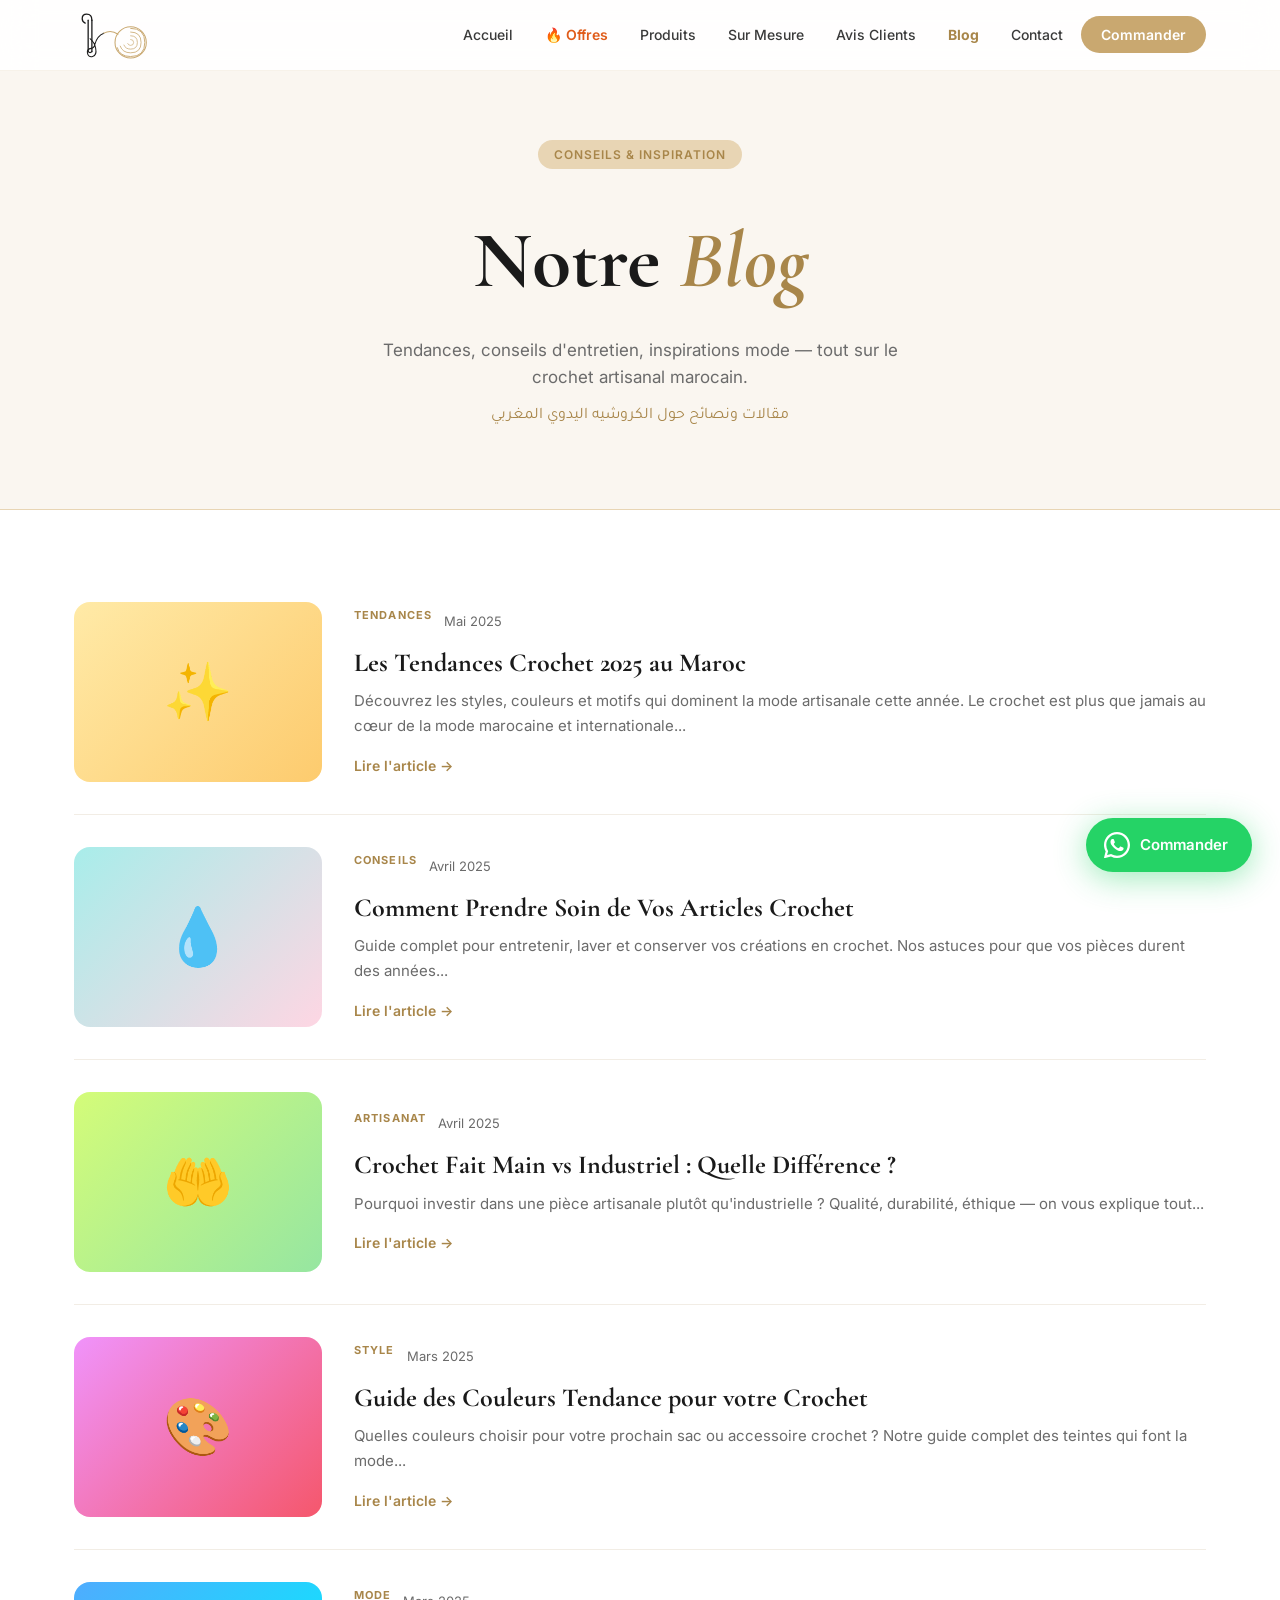
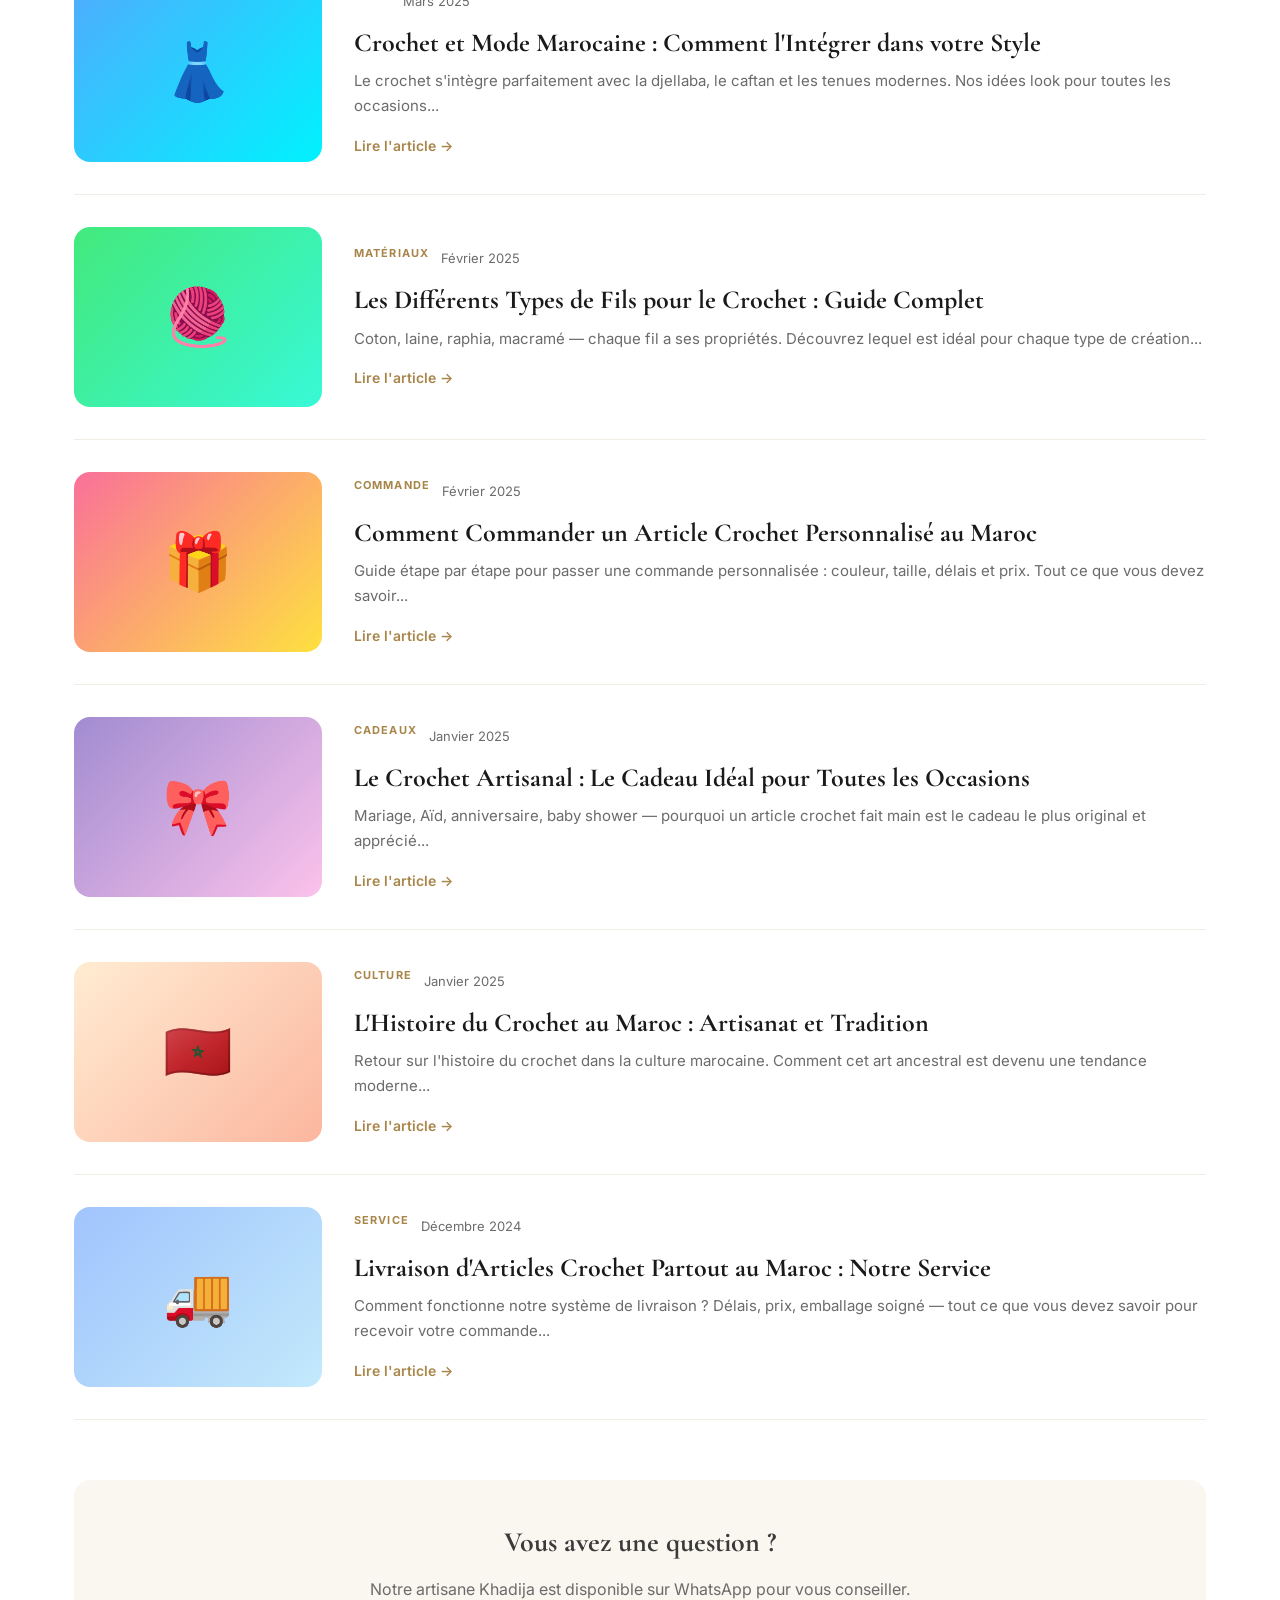
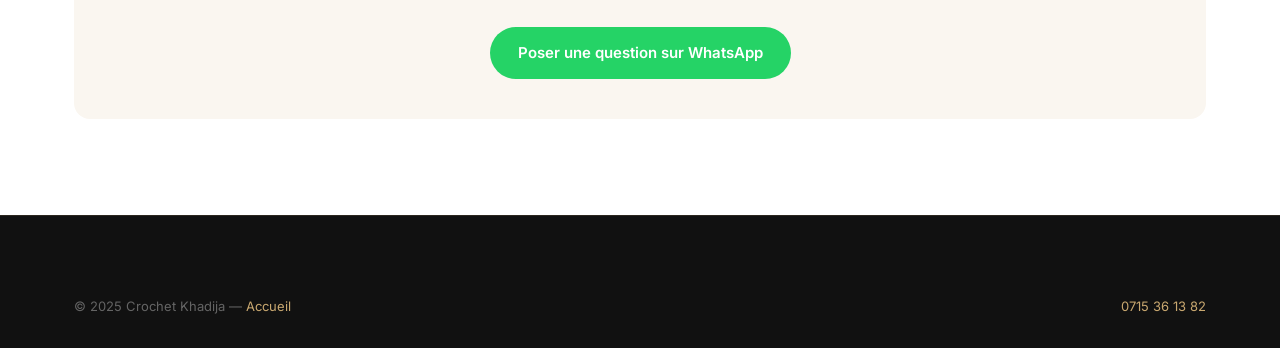
<file: blog.html>
<!DOCTYPE html>
<html lang="fr">
<head>
  <meta charset="UTF-8" />
  <meta name="viewport" content="width=device-width, initial-scale=1.0" />
  <title>Blog Crochet – Conseils, Tendances & Artisanat | Crochet Khadija</title>
  <meta name="description" content="Découvrez nos conseils et articles sur le crochet artisanal marocain : tendances 2025, entretien, commande personnalisée, mode crochet et plus." />
  <meta name="keywords" content="blog crochet maroc, conseils crochet, tendances crochet 2025, sac crochet fait main, كروشيه مقالات" />
  <link rel="canonical" href="https://crochetkhadija.ma/blog.html" />
  <link rel="preconnect" href="https://fonts.googleapis.com" />
  <link rel="preconnect" href="https://fonts.gstatic.com" crossorigin />
  <link href="https://fonts.googleapis.com/css2?family=Cormorant+Garamond:ital,wght@0,400;0,600;1,400&family=Inter:wght@300;400;500;600&family=Tajawal:wght@400;500;700&display=swap" rel="stylesheet" />
  <link rel="stylesheet" href="css/style.css" />
  <link rel="stylesheet" href="css/blog.css" />
</head>
<body>

  <a href="https://wa.me/212715361382?text=Bonjour%20Khadija%2C%20je%20suis%20int%C3%A9ress%C3%A9(e)%20par%20vos%20cr%C3%A9ations%20!"
     class="wa-float" target="_blank" rel="noopener" aria-label="Commander via WhatsApp">
    <svg viewBox="0 0 24 24" fill="currentColor"><path d="M17.472 14.382c-.297-.149-1.758-.867-2.03-.967-.273-.099-.471-.148-.67.15-.197.297-.767.966-.94 1.164-.173.199-.347.223-.644.075-.297-.15-1.255-.463-2.39-1.475-.883-.788-1.48-1.761-1.653-2.059-.173-.297-.018-.458.13-.606.134-.133.298-.347.446-.52.149-.174.198-.298.298-.497.099-.198.05-.371-.025-.52-.075-.149-.669-1.612-.916-2.207-.242-.579-.487-.5-.669-.51-.173-.008-.371-.01-.57-.01-.198 0-.52.074-.792.372-.272.297-1.04 1.016-1.04 2.479 0 1.462 1.065 2.875 1.213 3.074.149.198 2.096 3.2 5.077 4.487.709.306 1.262.489 1.694.625.712.227 1.36.195 1.871.118.571-.085 1.758-.719 2.006-1.413.248-.694.248-1.289.173-1.413-.074-.124-.272-.198-.57-.347z"/><path d="M12 0C5.373 0 0 5.373 0 12c0 2.127.558 4.123 1.532 5.86L.057 23.5a.5.5 0 0 0 .614.612l5.765-1.512A11.942 11.942 0 0 0 12 24c6.627 0 12-5.373 12-12S18.627 0 12 0zm0 21.9a9.9 9.9 0 0 1-5.048-1.382l-.36-.214-3.742.981.998-3.648-.234-.374A9.861 9.861 0 0 1 2.1 12C2.1 6.534 6.534 2.1 12 2.1c5.467 0 9.9 4.434 9.9 9.9 0 5.467-4.433 9.9-9.9 9.9z"/></svg>
    <span>Commander</span>
  </a>

  <header class="header" id="header">
    <nav class="nav container">
      <a href="index.html" class="nav-logo">
        <img src="images/logo.svg" alt="Crochet Khadija" class="nav-logo-img" />
      </a>
      <ul class="nav-menu" id="navMenu">
        <li><a href="index.html#accueil" class="nav-link">Accueil</a></li>
        <li><a href="index.html#offres" class="nav-link nav-link--offer">🔥 Offres</a></li>
        <li><a href="index.html#produits" class="nav-link">Produits</a></li>
        <li><a href="index.html#personnalise" class="nav-link">Sur Mesure</a></li>
        <li><a href="index.html#avis" class="nav-link">Avis Clients</a></li>
        <li><a href="blog.html" class="nav-link" style="color:var(--gold-dark);font-weight:700">Blog</a></li>
        <li><a href="index.html#contact" class="nav-link">Contact</a></li>
        <li><a href="https://wa.me/212715361382?text=Bonjour%20Khadija%20!" class="nav-cta" target="_blank" rel="noopener">Commander</a></li>
      </ul>
      <button class="nav-burger" id="navBurger" aria-label="Menu"><span></span><span></span><span></span></button>
    </nav>
  </header>

  <div class="blog-hero">
    <div class="container">
      <span class="section-tag">Conseils & Inspiration</span>
      <h1 class="blog-hero-title">Notre <em>Blog</em></h1>
      <p>Tendances, conseils d'entretien, inspirations mode — tout sur le crochet artisanal marocain.</p>
      <p class="ar">مقالات ونصائح حول الكروشيه اليدوي المغربي</p>
    </div>
  </div>

  <main class="container" style="padding: 60px 24px 96px;">
    <div class="blog-listing">

      <a href="blog/tendances-crochet-2025.html" class="blog-list-card">
        <div class="blog-list-img blog-list-img--1"><span>✨</span></div>
        <div class="blog-list-content">
          <div class="blog-list-meta">
            <span class="blog-tag">Tendances</span>
            <span class="blog-date">Mai 2025</span>
          </div>
          <h2>Les Tendances Crochet 2025 au Maroc</h2>
          <p>Découvrez les styles, couleurs et motifs qui dominent la mode artisanale cette année. Le crochet est plus que jamais au cœur de la mode marocaine et internationale...</p>
          <span class="blog-read-more">Lire l'article →</span>
        </div>
      </a>

      <a href="blog/soin-articles-crochet.html" class="blog-list-card">
        <div class="blog-list-img blog-list-img--2"><span>💧</span></div>
        <div class="blog-list-content">
          <div class="blog-list-meta">
            <span class="blog-tag">Conseils</span>
            <span class="blog-date">Avril 2025</span>
          </div>
          <h2>Comment Prendre Soin de Vos Articles Crochet</h2>
          <p>Guide complet pour entretenir, laver et conserver vos créations en crochet. Nos astuces pour que vos pièces durent des années...</p>
          <span class="blog-read-more">Lire l'article →</span>
        </div>
      </a>

      <a href="blog/crochet-vs-industriel.html" class="blog-list-card">
        <div class="blog-list-img blog-list-img--3"><span>🤲</span></div>
        <div class="blog-list-content">
          <div class="blog-list-meta">
            <span class="blog-tag">Artisanat</span>
            <span class="blog-date">Avril 2025</span>
          </div>
          <h2>Crochet Fait Main vs Industriel : Quelle Différence ?</h2>
          <p>Pourquoi investir dans une pièce artisanale plutôt qu'industrielle ? Qualité, durabilité, éthique — on vous explique tout...</p>
          <span class="blog-read-more">Lire l'article →</span>
        </div>
      </a>

      <a href="blog/couleurs-tendances-crochet.html" class="blog-list-card">
        <div class="blog-list-img blog-list-img--4"><span>🎨</span></div>
        <div class="blog-list-content">
          <div class="blog-list-meta">
            <span class="blog-tag">Style</span>
            <span class="blog-date">Mars 2025</span>
          </div>
          <h2>Guide des Couleurs Tendance pour votre Crochet</h2>
          <p>Quelles couleurs choisir pour votre prochain sac ou accessoire crochet ? Notre guide complet des teintes qui font la mode...</p>
          <span class="blog-read-more">Lire l'article →</span>
        </div>
      </a>

      <a href="blog/crochet-mode-marocaine.html" class="blog-list-card">
        <div class="blog-list-img blog-list-img--5"><span>👗</span></div>
        <div class="blog-list-content">
          <div class="blog-list-meta">
            <span class="blog-tag">Mode</span>
            <span class="blog-date">Mars 2025</span>
          </div>
          <h2>Crochet et Mode Marocaine : Comment l'Intégrer dans votre Style</h2>
          <p>Le crochet s'intègre parfaitement avec la djellaba, le caftan et les tenues modernes. Nos idées look pour toutes les occasions...</p>
          <span class="blog-read-more">Lire l'article →</span>
        </div>
      </a>

      <a href="blog/types-fils-crochet.html" class="blog-list-card">
        <div class="blog-list-img blog-list-img--6"><span>🧶</span></div>
        <div class="blog-list-content">
          <div class="blog-list-meta">
            <span class="blog-tag">Matériaux</span>
            <span class="blog-date">Février 2025</span>
          </div>
          <h2>Les Différents Types de Fils pour le Crochet : Guide Complet</h2>
          <p>Coton, laine, raphia, macramé — chaque fil a ses propriétés. Découvrez lequel est idéal pour chaque type de création...</p>
          <span class="blog-read-more">Lire l'article →</span>
        </div>
      </a>

      <a href="blog/commande-personnalisee-crochet.html" class="blog-list-card">
        <div class="blog-list-img blog-list-img--7"><span>🎁</span></div>
        <div class="blog-list-content">
          <div class="blog-list-meta">
            <span class="blog-tag">Commande</span>
            <span class="blog-date">Février 2025</span>
          </div>
          <h2>Comment Commander un Article Crochet Personnalisé au Maroc</h2>
          <p>Guide étape par étape pour passer une commande personnalisée : couleur, taille, délais et prix. Tout ce que vous devez savoir...</p>
          <span class="blog-read-more">Lire l'article →</span>
        </div>
      </a>

      <a href="blog/crochet-cadeau-ideal.html" class="blog-list-card">
        <div class="blog-list-img blog-list-img--8"><span>🎀</span></div>
        <div class="blog-list-content">
          <div class="blog-list-meta">
            <span class="blog-tag">Cadeaux</span>
            <span class="blog-date">Janvier 2025</span>
          </div>
          <h2>Le Crochet Artisanal : Le Cadeau Idéal pour Toutes les Occasions</h2>
          <p>Mariage, Aïd, anniversaire, baby shower — pourquoi un article crochet fait main est le cadeau le plus original et apprécié...</p>
          <span class="blog-read-more">Lire l'article →</span>
        </div>
      </a>

      <a href="blog/histoire-crochet-maroc.html" class="blog-list-card">
        <div class="blog-list-img blog-list-img--9"><span>🇲🇦</span></div>
        <div class="blog-list-content">
          <div class="blog-list-meta">
            <span class="blog-tag">Culture</span>
            <span class="blog-date">Janvier 2025</span>
          </div>
          <h2>L'Histoire du Crochet au Maroc : Artisanat et Tradition</h2>
          <p>Retour sur l'histoire du crochet dans la culture marocaine. Comment cet art ancestral est devenu une tendance moderne...</p>
          <span class="blog-read-more">Lire l'article →</span>
        </div>
      </a>

      <a href="blog/livraison-crochet-maroc.html" class="blog-list-card">
        <div class="blog-list-img blog-list-img--10"><span>🚚</span></div>
        <div class="blog-list-content">
          <div class="blog-list-meta">
            <span class="blog-tag">Service</span>
            <span class="blog-date">Décembre 2024</span>
          </div>
          <h2>Livraison d'Articles Crochet Partout au Maroc : Notre Service</h2>
          <p>Comment fonctionne notre système de livraison ? Délais, prix, emballage soigné — tout ce que vous devez savoir pour recevoir votre commande...</p>
          <span class="blog-read-more">Lire l'article →</span>
        </div>
      </a>

    </div>

    <div style="text-align:center; margin-top:60px; padding:40px; background:var(--cream); border-radius:16px;">
      <h3 style="font-family:'Cormorant Garamond',serif;font-size:28px;margin-bottom:12px;">Vous avez une question ?</h3>
      <p style="color:var(--text-light);margin-bottom:24px;">Notre artisane Khadija est disponible sur WhatsApp pour vous conseiller.</p>
      <a href="https://wa.me/212715361382?text=Bonjour%20Khadija%2C%20j%27ai%20lu%20votre%20blog%20et%20j%27ai%20une%20question%20!"
         class="btn btn--wa" target="_blank" rel="noopener">
         Poser une question sur WhatsApp
      </a>
    </div>
  </main>

  <footer class="footer">
    <div class="container">
      <div class="footer-bottom" style="border-top:none;padding-top:0;">
        <p>© 2025 Crochet Khadija — <a href="index.html">Accueil</a></p>
        <p><a href="https://wa.me/212715361382">0715 36 13 82</a></p>
      </div>
    </div>
  </footer>

  <script>
    const header = document.getElementById('header');
    window.addEventListener('scroll', () => header.classList.toggle('scrolled', window.scrollY > 20));
    const burger = document.getElementById('navBurger');
    const menu = document.getElementById('navMenu');
    burger.addEventListener('click', () => menu.classList.toggle('open'));
  </script>
</body>
</html>
</file>
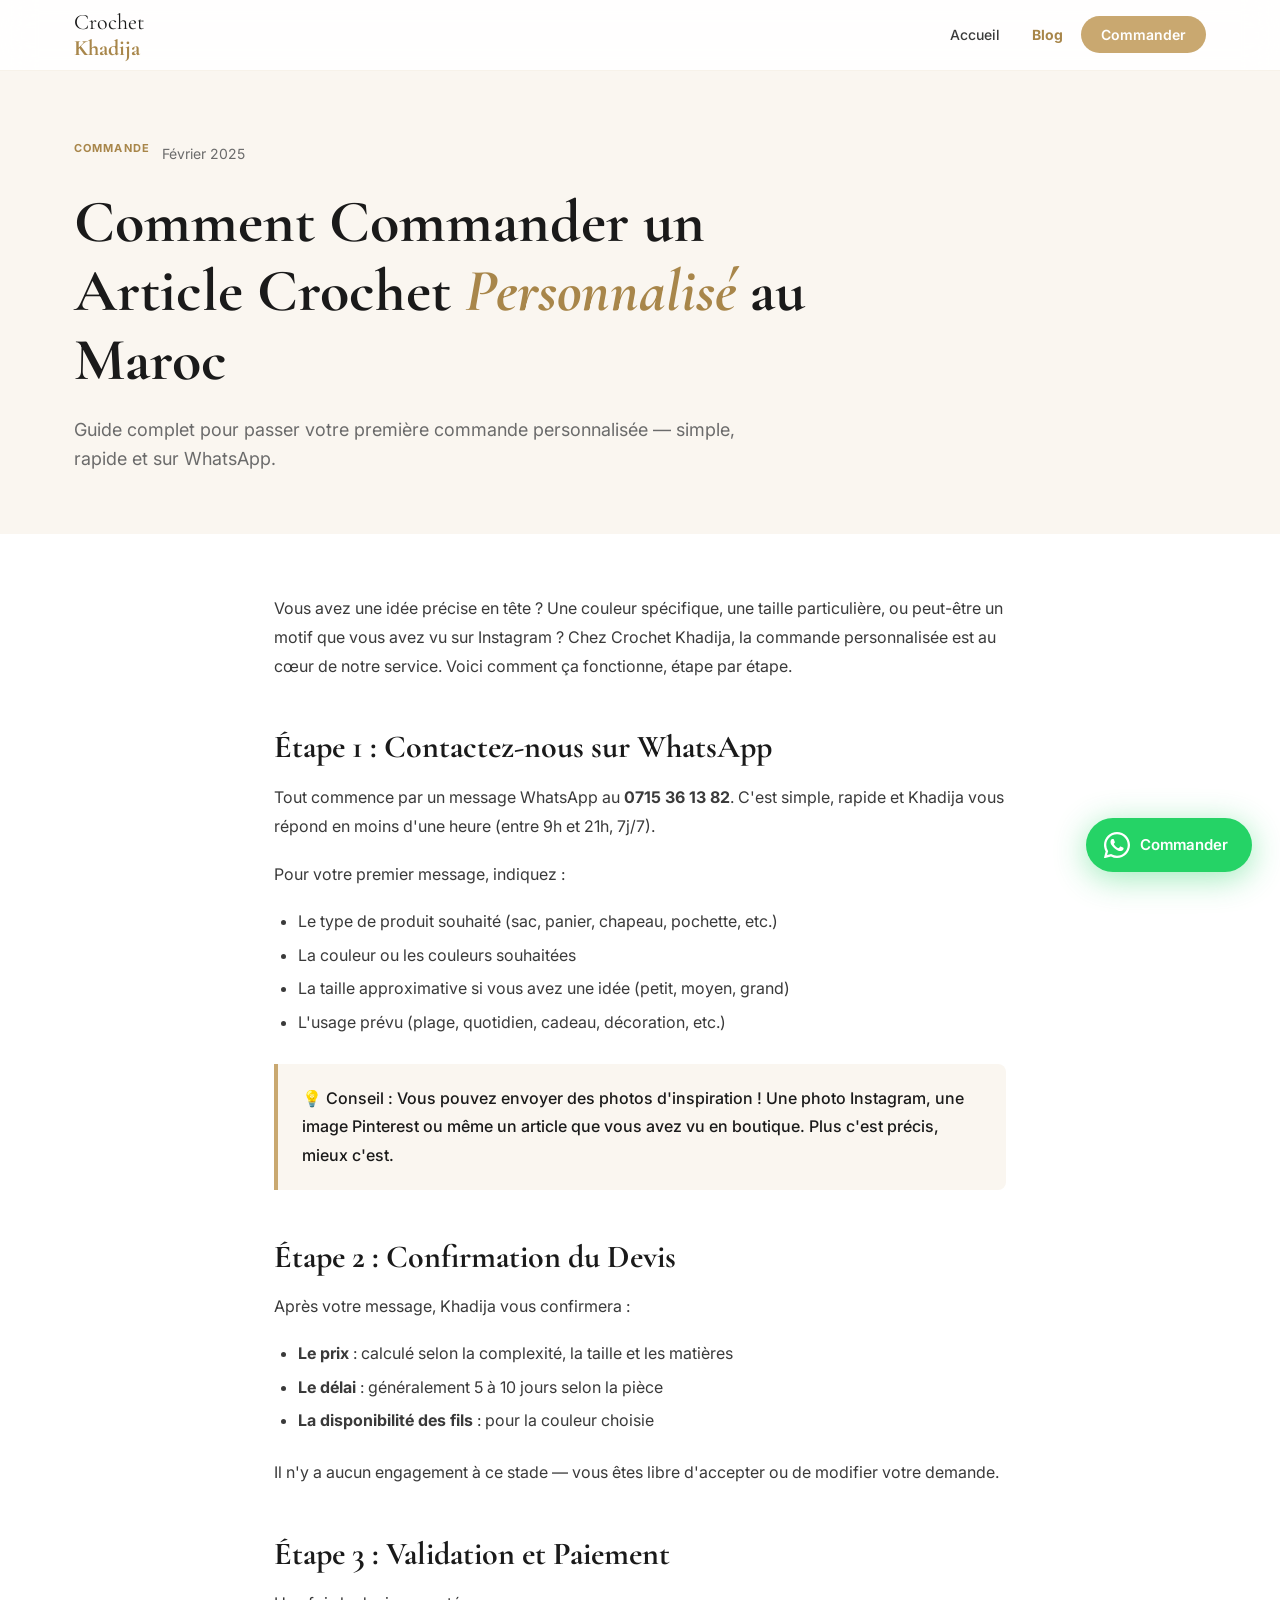
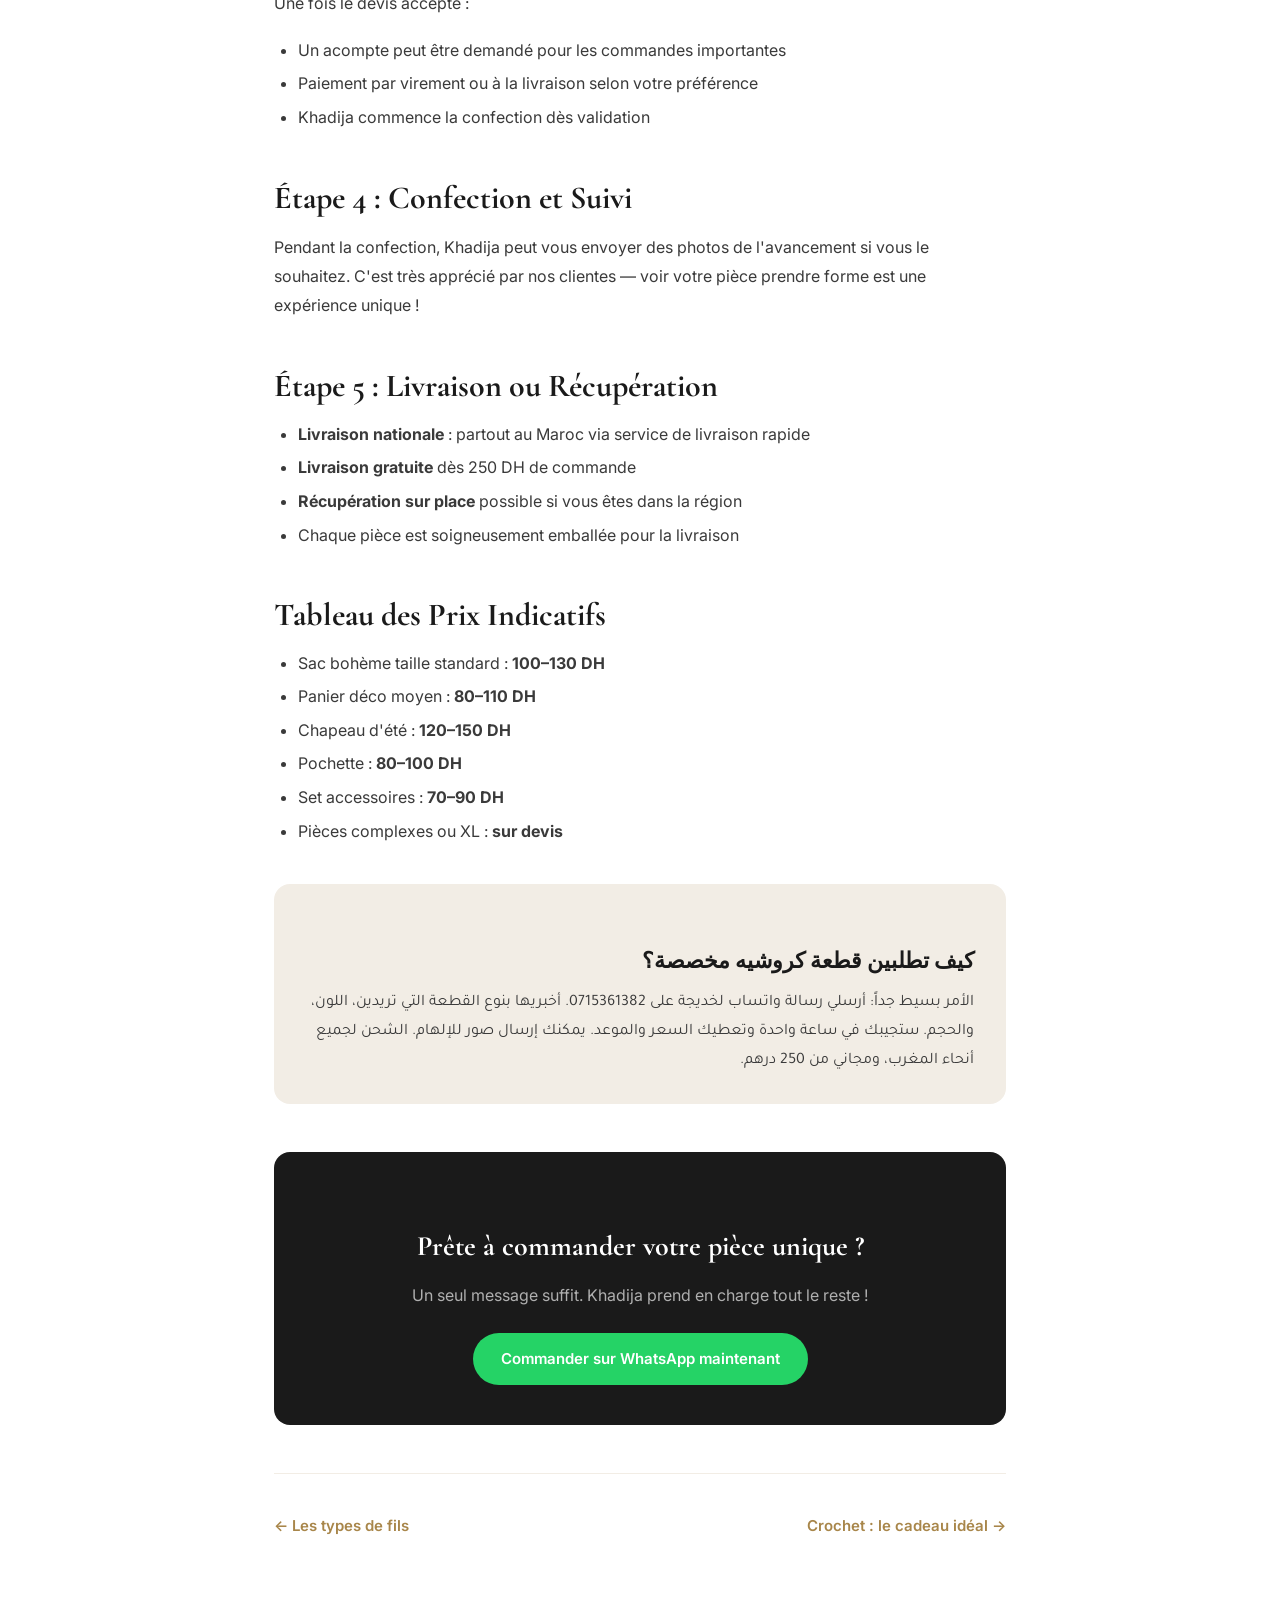
<file: blog/commande-personnalisee-crochet.html>
<!DOCTYPE html>
<html lang="fr">
<head>
  <meta charset="UTF-8" /><meta name="viewport" content="width=device-width, initial-scale=1.0" />
  <title>Commander un Article Crochet Personnalisé au Maroc | Crochet Khadija</title>
  <meta name="description" content="Comment passer une commande personnalisée de crochet au Maroc ? Guide étape par étape : couleur, taille, délais, prix. Commande sur WhatsApp 0715361382." />
  <meta name="keywords" content="commande crochet personnalisé maroc, crochet sur mesure, commander sac crochet, طلب كروشيه مخصص المغرب" />
  <link rel="preconnect" href="https://fonts.googleapis.com" /><link href="https://fonts.googleapis.com/css2?family=Cormorant+Garamond:ital,wght@0,400;0,600;1,400&family=Inter:wght@300;400;500;600&family=Tajawal:wght@400;500;700&display=swap" rel="stylesheet" />
  <link rel="stylesheet" href="../css/style.css" /><link rel="stylesheet" href="../css/blog.css" />
</head>
<body>
  <a href="https://wa.me/212715361382?text=Bonjour%20!" class="wa-float" target="_blank" rel="noopener" aria-label="WhatsApp"><svg viewBox="0 0 24 24" fill="currentColor"><path d="M17.472 14.382c-.297-.149-1.758-.867-2.03-.967-.273-.099-.471-.148-.67.15-.197.297-.767.966-.94 1.164-.173.199-.347.223-.644.075-.297-.15-1.255-.463-2.39-1.475-.883-.788-1.48-1.761-1.653-2.059-.173-.297-.018-.458.13-.606.134-.133.298-.347.446-.52.149-.174.198-.298.298-.497.099-.198.05-.371-.025-.52-.075-.149-.669-1.612-.916-2.207-.242-.579-.487-.5-.669-.51-.173-.008-.371-.01-.57-.01-.198 0-.52.074-.792.372-.272.297-1.04 1.016-1.04 2.479 0 1.462 1.065 2.875 1.213 3.074.149.198 2.096 3.2 5.077 4.487.709.306 1.262.489 1.694.625.712.227 1.36.195 1.871.118.571-.085 1.758-.719 2.006-1.413.248-.694.248-1.289.173-1.413-.074-.124-.272-.198-.57-.347z"/><path d="M12 0C5.373 0 0 5.373 0 12c0 2.127.558 4.123 1.532 5.86L.057 23.5a.5.5 0 0 0 .614.612l5.765-1.512A11.942 11.942 0 0 0 12 24c6.627 0 12-5.373 12-12S18.627 0 12 0zm0 21.9a9.9 9.9 0 0 1-5.048-1.382l-.36-.214-3.742.981.998-3.648-.234-.374A9.861 9.861 0 0 1 2.1 12C2.1 6.534 6.534 2.1 12 2.1c5.467 0 9.9 4.434 9.9 9.9 0 5.467-4.433 9.9-9.9 9.9z"/></svg><span>Commander</span></a>
  <header class="header" id="header"><nav class="nav container"><a href="../index.html" class="nav-logo"><span class="nav-logo-text">Crochet<br><strong>Khadija</strong></span></a><ul class="nav-menu" id="navMenu"><li><a href="../index.html" class="nav-link">Accueil</a></li><li><a href="../blog.html" class="nav-link" style="color:var(--gold-dark);font-weight:700">Blog</a></li><li><a href="https://wa.me/212715361382" class="nav-cta" target="_blank" rel="noopener">Commander</a></li></ul><button class="nav-burger" id="navBurger" aria-label="Menu"><span></span><span></span><span></span></button></nav></header>

  <div class="article-hero"><div class="container"><div class="article-meta"><span class="blog-tag">Commande</span><span class="blog-date">Février 2025</span></div><h1 class="article-title">Comment Commander un Article Crochet <em>Personnalisé</em> au Maroc</h1><p class="article-excerpt">Guide complet pour passer votre première commande personnalisée — simple, rapide et sur WhatsApp.</p></div></div>

  <article class="article-body">
    <p>Vous avez une idée précise en tête ? Une couleur spécifique, une taille particulière, ou peut-être un motif que vous avez vu sur Instagram ? Chez Crochet Khadija, la commande personnalisée est au cœur de notre service. Voici comment ça fonctionne, étape par étape.</p>

    <h2>Étape 1 : Contactez-nous sur WhatsApp</h2>
    <p>Tout commence par un message WhatsApp au <strong>0715 36 13 82</strong>. C'est simple, rapide et Khadija vous répond en moins d'une heure (entre 9h et 21h, 7j/7).</p>
    <p>Pour votre premier message, indiquez :</p>
    <ul>
      <li>Le type de produit souhaité (sac, panier, chapeau, pochette, etc.)</li>
      <li>La couleur ou les couleurs souhaitées</li>
      <li>La taille approximative si vous avez une idée (petit, moyen, grand)</li>
      <li>L'usage prévu (plage, quotidien, cadeau, décoration, etc.)</li>
    </ul>

    <div class="highlight-box"><p>💡 Conseil : Vous pouvez envoyer des photos d'inspiration ! Une photo Instagram, une image Pinterest ou même un article que vous avez vu en boutique. Plus c'est précis, mieux c'est.</p></div>

    <h2>Étape 2 : Confirmation du Devis</h2>
    <p>Après votre message, Khadija vous confirmera :</p>
    <ul>
      <li><strong>Le prix</strong> : calculé selon la complexité, la taille et les matières</li>
      <li><strong>Le délai</strong> : généralement 5 à 10 jours selon la pièce</li>
      <li><strong>La disponibilité des fils</strong> : pour la couleur choisie</li>
    </ul>
    <p>Il n'y a aucun engagement à ce stade — vous êtes libre d'accepter ou de modifier votre demande.</p>

    <h2>Étape 3 : Validation et Paiement</h2>
    <p>Une fois le devis accepté :</p>
    <ul>
      <li>Un acompte peut être demandé pour les commandes importantes</li>
      <li>Paiement par virement ou à la livraison selon votre préférence</li>
      <li>Khadija commence la confection dès validation</li>
    </ul>

    <h2>Étape 4 : Confection et Suivi</h2>
    <p>Pendant la confection, Khadija peut vous envoyer des photos de l'avancement si vous le souhaitez. C'est très apprécié par nos clientes — voir votre pièce prendre forme est une expérience unique !</p>

    <h2>Étape 5 : Livraison ou Récupération</h2>
    <ul>
      <li><strong>Livraison nationale</strong> : partout au Maroc via service de livraison rapide</li>
      <li><strong>Livraison gratuite</strong> dès 250 DH de commande</li>
      <li><strong>Récupération sur place</strong> possible si vous êtes dans la région</li>
      <li>Chaque pièce est soigneusement emballée pour la livraison</li>
    </ul>

    <h2>Tableau des Prix Indicatifs</h2>
    <ul>
      <li>Sac bohème taille standard : <strong>100–130 DH</strong></li>
      <li>Panier déco moyen : <strong>80–110 DH</strong></li>
      <li>Chapeau d'été : <strong>120–150 DH</strong></li>
      <li>Pochette : <strong>80–100 DH</strong></li>
      <li>Set accessoires : <strong>70–90 DH</strong></li>
      <li>Pièces complexes ou XL : <strong>sur devis</strong></li>
    </ul>

    <div class="article-ar">
      <h3>كيف تطلبين قطعة كروشيه مخصصة؟</h3>
      <p>الأمر بسيط جداً: أرسلي رسالة واتساب لخديجة على 0715361382. أخبريها بنوع القطعة التي تريدين، اللون، والحجم. ستجيبك في ساعة واحدة وتعطيك السعر والموعد. يمكنك إرسال صور للإلهام. الشحن لجميع أنحاء المغرب، ومجاني من 250 درهم.</p>
    </div>

    <div class="article-cta">
      <h3>Prête à commander votre pièce unique ?</h3>
      <p>Un seul message suffit. Khadija prend en charge tout le reste !</p>
      <a href="https://wa.me/212715361382?text=Bonjour%20Khadija%2C%20je%20voudrais%20passer%20une%20commande%20personnalis%C3%A9e%20!" class="btn btn--wa" target="_blank" rel="noopener">Commander sur WhatsApp maintenant</a>
    </div>

    <div class="article-nav"><a href="types-fils-crochet.html">← Les types de fils</a><a href="crochet-cadeau-ideal.html">Crochet : le cadeau idéal →</a></div>
  </article>
  <script>const h=document.getElementById('header');window.addEventListener('scroll',()=>h.classList.toggle('scrolled',scrollY>20));const b=document.getElementById('navBurger'),m=document.getElementById('navMenu');b.addEventListener('click',()=>m.classList.toggle('open'));</script>
</body>
</html>
</file>
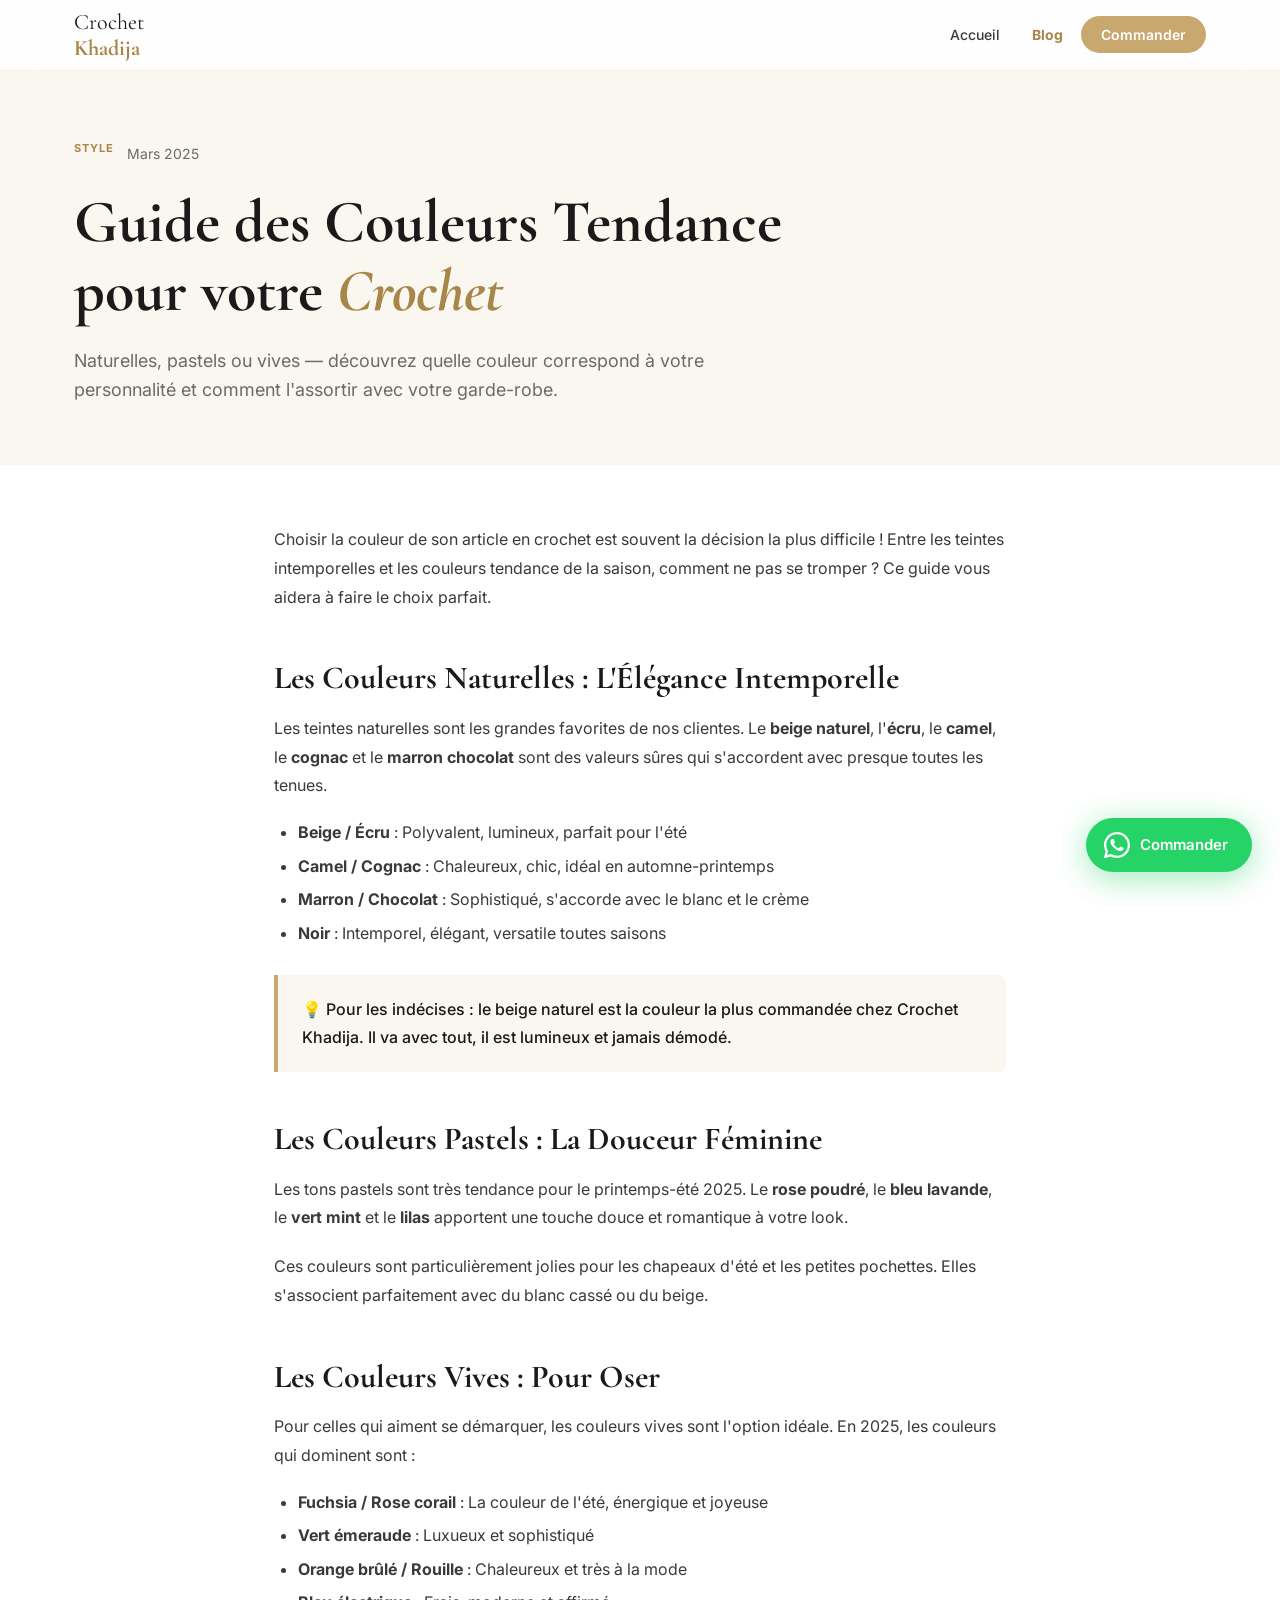
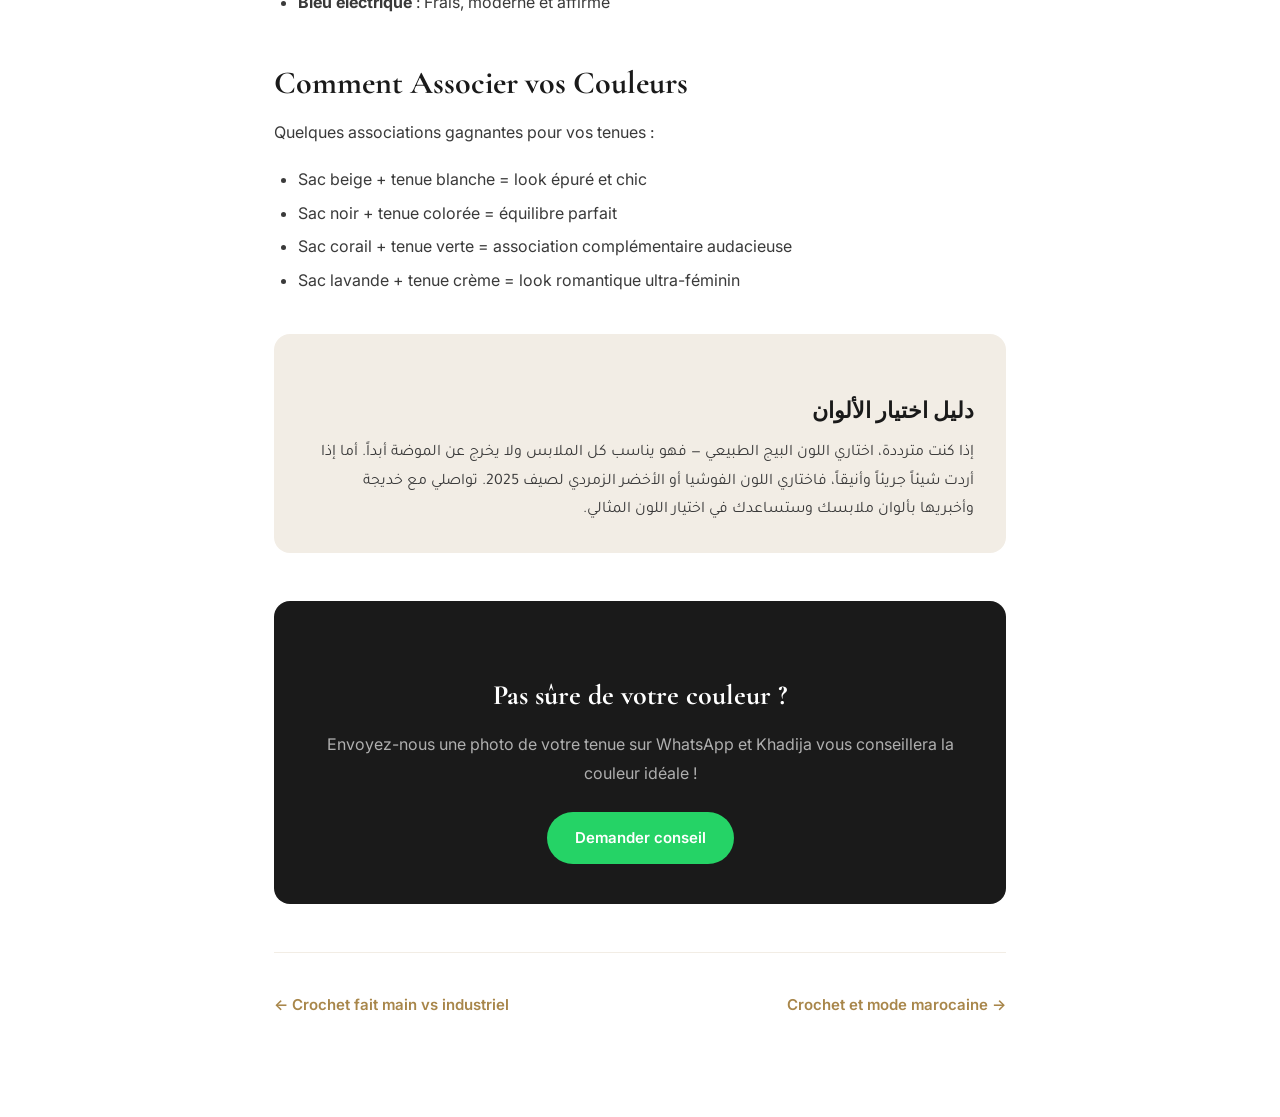
<file: blog/couleurs-tendances-crochet.html>
<!DOCTYPE html>
<html lang="fr">
<head>
  <meta charset="UTF-8" /><meta name="viewport" content="width=device-width, initial-scale=1.0" />
  <title>Guide des Couleurs Tendance pour votre Crochet 2025 | Crochet Khadija</title>
  <meta name="description" content="Quelles couleurs choisir pour votre sac ou accessoire crochet en 2025 ? Notre guide complet des teintes tendance : naturelles, vives, pastel et leurs associations." />
  <meta name="keywords" content="couleurs crochet 2025, palette couleurs sac crochet, tendance couleur maroc, couleurs été 2025, ألوان الكروشيه" />
  <link rel="preconnect" href="https://fonts.googleapis.com" /><link href="https://fonts.googleapis.com/css2?family=Cormorant+Garamond:ital,wght@0,400;0,600;1,400&family=Inter:wght@300;400;500;600&family=Tajawal:wght@400;500;700&display=swap" rel="stylesheet" />
  <link rel="stylesheet" href="../css/style.css" /><link rel="stylesheet" href="../css/blog.css" />
</head>
<body>
  <a href="https://wa.me/212715361382?text=Bonjour%20!" class="wa-float" target="_blank" rel="noopener" aria-label="WhatsApp"><svg viewBox="0 0 24 24" fill="currentColor"><path d="M17.472 14.382c-.297-.149-1.758-.867-2.03-.967-.273-.099-.471-.148-.67.15-.197.297-.767.966-.94 1.164-.173.199-.347.223-.644.075-.297-.15-1.255-.463-2.39-1.475-.883-.788-1.48-1.761-1.653-2.059-.173-.297-.018-.458.13-.606.134-.133.298-.347.446-.52.149-.174.198-.298.298-.497.099-.198.05-.371-.025-.52-.075-.149-.669-1.612-.916-2.207-.242-.579-.487-.5-.669-.51-.173-.008-.371-.01-.57-.01-.198 0-.52.074-.792.372-.272.297-1.04 1.016-1.04 2.479 0 1.462 1.065 2.875 1.213 3.074.149.198 2.096 3.2 5.077 4.487.709.306 1.262.489 1.694.625.712.227 1.36.195 1.871.118.571-.085 1.758-.719 2.006-1.413.248-.694.248-1.289.173-1.413-.074-.124-.272-.198-.57-.347z"/><path d="M12 0C5.373 0 0 5.373 0 12c0 2.127.558 4.123 1.532 5.86L.057 23.5a.5.5 0 0 0 .614.612l5.765-1.512A11.942 11.942 0 0 0 12 24c6.627 0 12-5.373 12-12S18.627 0 12 0zm0 21.9a9.9 9.9 0 0 1-5.048-1.382l-.36-.214-3.742.981.998-3.648-.234-.374A9.861 9.861 0 0 1 2.1 12C2.1 6.534 6.534 2.1 12 2.1c5.467 0 9.9 4.434 9.9 9.9 0 5.467-4.433 9.9-9.9 9.9z"/></svg><span>Commander</span></a>
  <header class="header" id="header"><nav class="nav container"><a href="../index.html" class="nav-logo"><span class="nav-logo-text">Crochet<br><strong>Khadija</strong></span></a><ul class="nav-menu" id="navMenu"><li><a href="../index.html" class="nav-link">Accueil</a></li><li><a href="../blog.html" class="nav-link" style="color:var(--gold-dark);font-weight:700">Blog</a></li><li><a href="https://wa.me/212715361382" class="nav-cta" target="_blank" rel="noopener">Commander</a></li></ul><button class="nav-burger" id="navBurger" aria-label="Menu"><span></span><span></span><span></span></button></nav></header>

  <div class="article-hero"><div class="container"><div class="article-meta"><span class="blog-tag">Style</span><span class="blog-date">Mars 2025</span></div><h1 class="article-title">Guide des Couleurs Tendance pour votre <em>Crochet</em></h1><p class="article-excerpt">Naturelles, pastels ou vives — découvrez quelle couleur correspond à votre personnalité et comment l'assortir avec votre garde-robe.</p></div></div>

  <article class="article-body">
    <p>Choisir la couleur de son article en crochet est souvent la décision la plus difficile ! Entre les teintes intemporelles et les couleurs tendance de la saison, comment ne pas se tromper ? Ce guide vous aidera à faire le choix parfait.</p>

    <h2>Les Couleurs Naturelles : L'Élégance Intemporelle</h2>
    <p>Les teintes naturelles sont les grandes favorites de nos clientes. Le <strong>beige naturel</strong>, l'<strong>écru</strong>, le <strong>camel</strong>, le <strong>cognac</strong> et le <strong>marron chocolat</strong> sont des valeurs sûres qui s'accordent avec presque toutes les tenues.</p>
    <ul>
      <li><strong>Beige / Écru</strong> : Polyvalent, lumineux, parfait pour l'été</li>
      <li><strong>Camel / Cognac</strong> : Chaleureux, chic, idéal en automne-printemps</li>
      <li><strong>Marron / Chocolat</strong> : Sophistiqué, s'accorde avec le blanc et le crème</li>
      <li><strong>Noir</strong> : Intemporel, élégant, versatile toutes saisons</li>
    </ul>

    <div class="highlight-box"><p>💡 Pour les indécises : le beige naturel est la couleur la plus commandée chez Crochet Khadija. Il va avec tout, il est lumineux et jamais démodé.</p></div>

    <h2>Les Couleurs Pastels : La Douceur Féminine</h2>
    <p>Les tons pastels sont très tendance pour le printemps-été 2025. Le <strong>rose poudré</strong>, le <strong>bleu lavande</strong>, le <strong>vert mint</strong> et le <strong>lilas</strong> apportent une touche douce et romantique à votre look.</p>
    <p>Ces couleurs sont particulièrement jolies pour les chapeaux d'été et les petites pochettes. Elles s'associent parfaitement avec du blanc cassé ou du beige.</p>

    <h2>Les Couleurs Vives : Pour Oser</h2>
    <p>Pour celles qui aiment se démarquer, les couleurs vives sont l'option idéale. En 2025, les couleurs qui dominent sont :</p>
    <ul>
      <li><strong>Fuchsia / Rose corail</strong> : La couleur de l'été, énergique et joyeuse</li>
      <li><strong>Vert émeraude</strong> : Luxueux et sophistiqué</li>
      <li><strong>Orange brûlé / Rouille</strong> : Chaleureux et très à la mode</li>
      <li><strong>Bleu électrique</strong> : Frais, moderne et affirmé</li>
    </ul>

    <h2>Comment Associer vos Couleurs</h2>
    <p>Quelques associations gagnantes pour vos tenues :</p>
    <ul>
      <li>Sac beige + tenue blanche = look épuré et chic</li>
      <li>Sac noir + tenue colorée = équilibre parfait</li>
      <li>Sac corail + tenue verte = association complémentaire audacieuse</li>
      <li>Sac lavande + tenue crème = look romantique ultra-féminin</li>
    </ul>

    <div class="article-ar">
      <h3>دليل اختيار الألوان</h3>
      <p>إذا كنت مترددة، اختاري اللون البيج الطبيعي — فهو يناسب كل الملابس ولا يخرج عن الموضة أبداً. أما إذا أردت شيئاً جريئاً وأنيقاً، فاختاري اللون الفوشيا أو الأخضر الزمردي لصيف 2025. تواصلي مع خديجة وأخبريها بألوان ملابسك وستساعدك في اختيار اللون المثالي.</p>
    </div>

    <div class="article-cta">
      <h3>Pas sûre de votre couleur ?</h3>
      <p>Envoyez-nous une photo de votre tenue sur WhatsApp et Khadija vous conseillera la couleur idéale !</p>
      <a href="https://wa.me/212715361382?text=Bonjour%20Khadija%2C%20aide-moi%20%C3%A0%20choisir%20ma%20couleur%20!" class="btn btn--wa" target="_blank" rel="noopener">Demander conseil</a>
    </div>

    <div class="article-nav"><a href="crochet-vs-industriel.html">← Crochet fait main vs industriel</a><a href="crochet-mode-marocaine.html">Crochet et mode marocaine →</a></div>
  </article>
  <script>const h=document.getElementById('header');window.addEventListener('scroll',()=>h.classList.toggle('scrolled',scrollY>20));const b=document.getElementById('navBurger'),m=document.getElementById('navMenu');b.addEventListener('click',()=>m.classList.toggle('open'));</script>
</body>
</html>
</file>
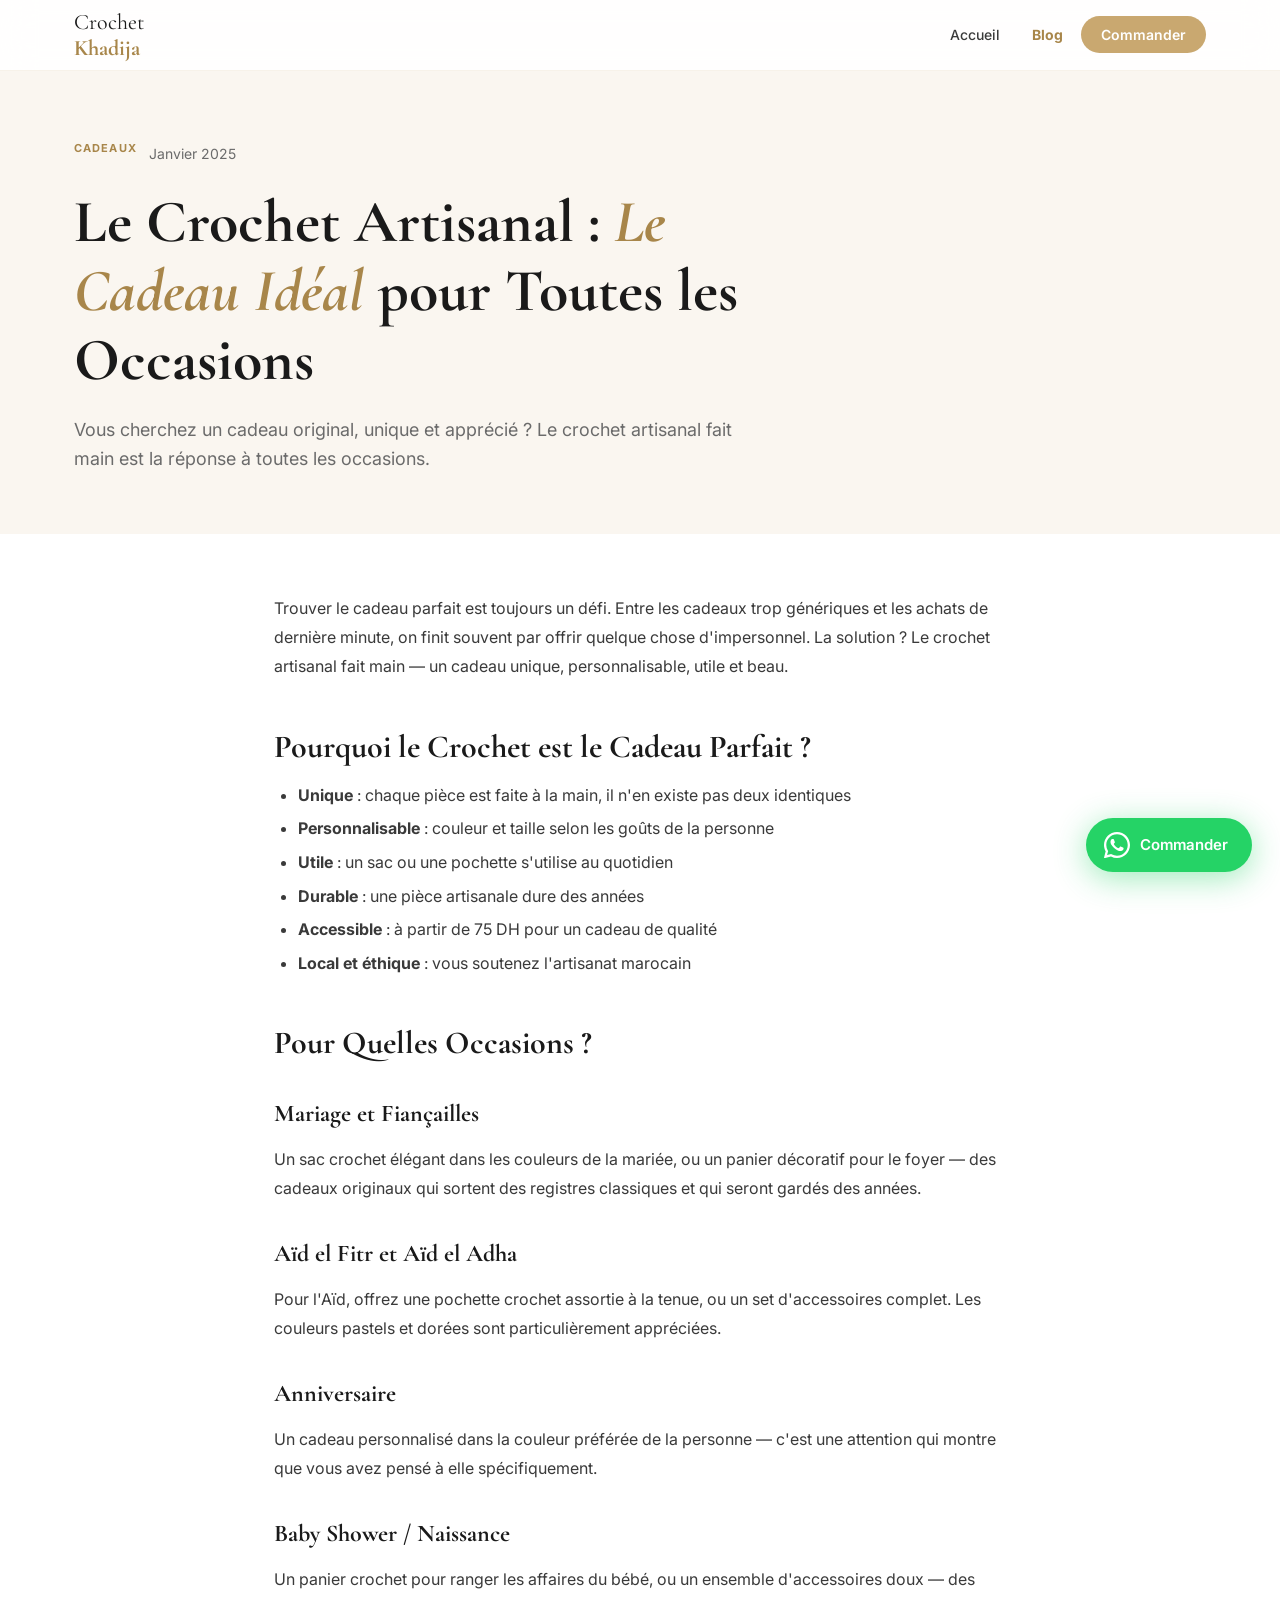
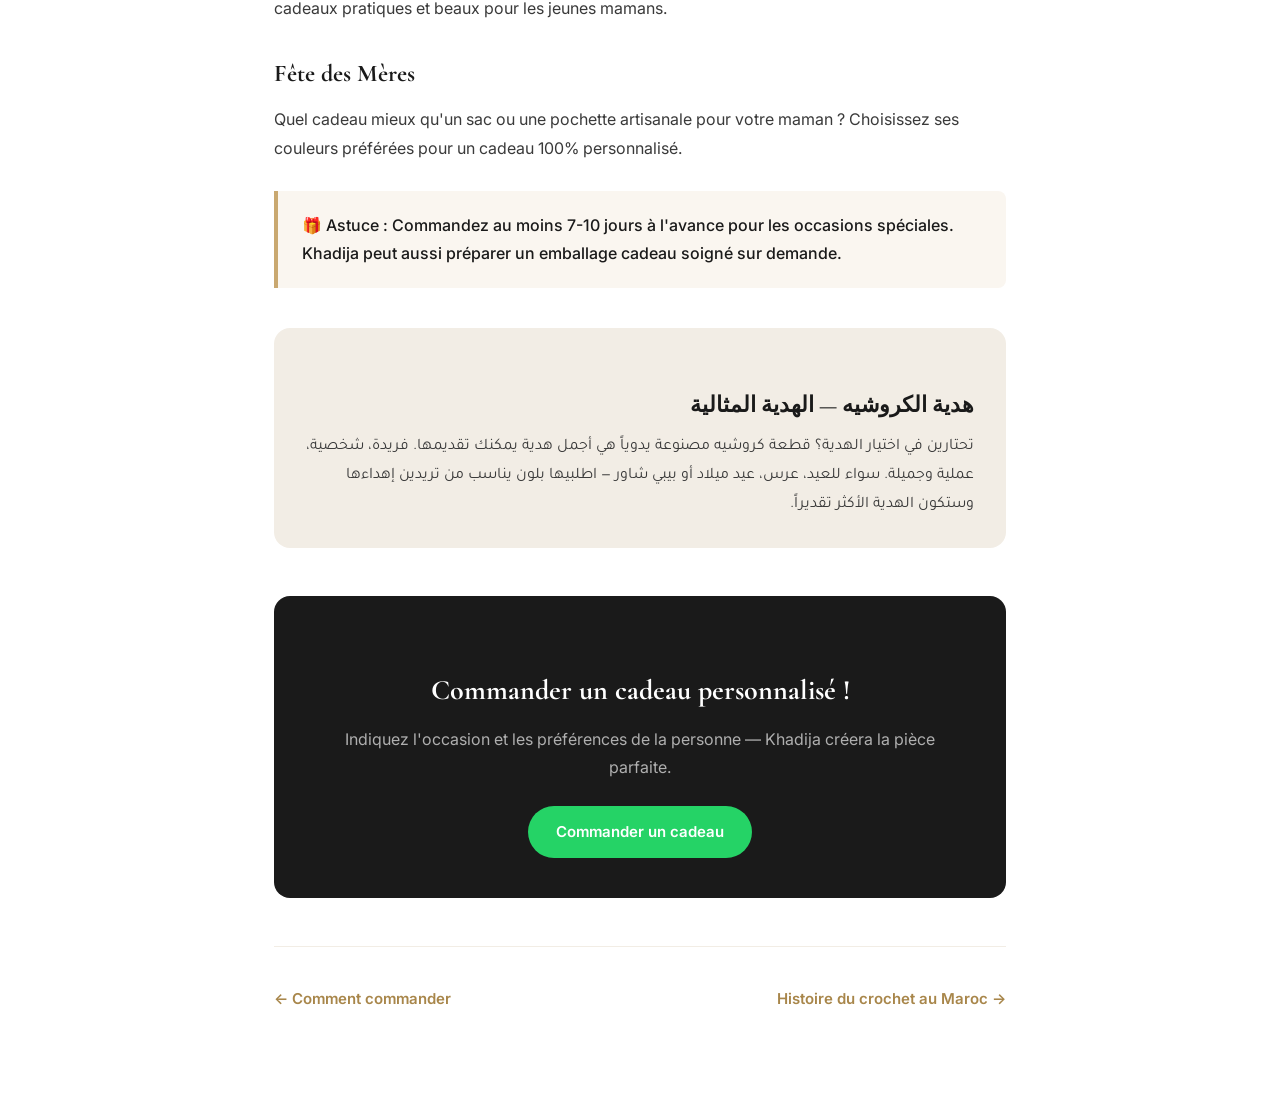
<file: blog/crochet-cadeau-ideal.html>
<!DOCTYPE html>
<html lang="fr">
<head>
  <meta charset="UTF-8" /><meta name="viewport" content="width=device-width, initial-scale=1.0" />
  <title>Le Crochet Artisanal : Le Cadeau Idéal pour Toutes les Occasions | Crochet Khadija</title>
  <meta name="description" content="Mariage, Aïd, anniversaire, naissance — pourquoi un cadeau crochet fait main est toujours le plus apprécié. Idées cadeaux et commandes personnalisées au Maroc." />
  <meta name="keywords" content="cadeau crochet maroc, idée cadeau artisanal, cadeau mariage crochet, cadeau aïd, هدية كروشيه المغرب" />
  <link rel="preconnect" href="https://fonts.googleapis.com" /><link href="https://fonts.googleapis.com/css2?family=Cormorant+Garamond:ital,wght@0,400;0,600;1,400&family=Inter:wght@300;400;500;600&family=Tajawal:wght@400;500;700&display=swap" rel="stylesheet" />
  <link rel="stylesheet" href="../css/style.css" /><link rel="stylesheet" href="../css/blog.css" />
</head>
<body>
  <a href="https://wa.me/212715361382?text=Bonjour%20!" class="wa-float" target="_blank" rel="noopener" aria-label="WhatsApp"><svg viewBox="0 0 24 24" fill="currentColor"><path d="M17.472 14.382c-.297-.149-1.758-.867-2.03-.967-.273-.099-.471-.148-.67.15-.197.297-.767.966-.94 1.164-.173.199-.347.223-.644.075-.297-.15-1.255-.463-2.39-1.475-.883-.788-1.48-1.761-1.653-2.059-.173-.297-.018-.458.13-.606.134-.133.298-.347.446-.52.149-.174.198-.298.298-.497.099-.198.05-.371-.025-.52-.075-.149-.669-1.612-.916-2.207-.242-.579-.487-.5-.669-.51-.173-.008-.371-.01-.57-.01-.198 0-.52.074-.792.372-.272.297-1.04 1.016-1.04 2.479 0 1.462 1.065 2.875 1.213 3.074.149.198 2.096 3.2 5.077 4.487.709.306 1.262.489 1.694.625.712.227 1.36.195 1.871.118.571-.085 1.758-.719 2.006-1.413.248-.694.248-1.289.173-1.413-.074-.124-.272-.198-.57-.347z"/><path d="M12 0C5.373 0 0 5.373 0 12c0 2.127.558 4.123 1.532 5.86L.057 23.5a.5.5 0 0 0 .614.612l5.765-1.512A11.942 11.942 0 0 0 12 24c6.627 0 12-5.373 12-12S18.627 0 12 0zm0 21.9a9.9 9.9 0 0 1-5.048-1.382l-.36-.214-3.742.981.998-3.648-.234-.374A9.861 9.861 0 0 1 2.1 12C2.1 6.534 6.534 2.1 12 2.1c5.467 0 9.9 4.434 9.9 9.9 0 5.467-4.433 9.9-9.9 9.9z"/></svg><span>Commander</span></a>
  <header class="header" id="header"><nav class="nav container"><a href="../index.html" class="nav-logo"><span class="nav-logo-text">Crochet<br><strong>Khadija</strong></span></a><ul class="nav-menu" id="navMenu"><li><a href="../index.html" class="nav-link">Accueil</a></li><li><a href="../blog.html" class="nav-link" style="color:var(--gold-dark);font-weight:700">Blog</a></li><li><a href="https://wa.me/212715361382" class="nav-cta" target="_blank" rel="noopener">Commander</a></li></ul><button class="nav-burger" id="navBurger" aria-label="Menu"><span></span><span></span><span></span></button></nav></header>

  <div class="article-hero"><div class="container"><div class="article-meta"><span class="blog-tag">Cadeaux</span><span class="blog-date">Janvier 2025</span></div><h1 class="article-title">Le Crochet Artisanal : <em>Le Cadeau Idéal</em> pour Toutes les Occasions</h1><p class="article-excerpt">Vous cherchez un cadeau original, unique et apprécié ? Le crochet artisanal fait main est la réponse à toutes les occasions.</p></div></div>

  <article class="article-body">
    <p>Trouver le cadeau parfait est toujours un défi. Entre les cadeaux trop génériques et les achats de dernière minute, on finit souvent par offrir quelque chose d'impersonnel. La solution ? Le crochet artisanal fait main — un cadeau unique, personnalisable, utile et beau.</p>

    <h2>Pourquoi le Crochet est le Cadeau Parfait ?</h2>
    <ul>
      <li><strong>Unique</strong> : chaque pièce est faite à la main, il n'en existe pas deux identiques</li>
      <li><strong>Personnalisable</strong> : couleur et taille selon les goûts de la personne</li>
      <li><strong>Utile</strong> : un sac ou une pochette s'utilise au quotidien</li>
      <li><strong>Durable</strong> : une pièce artisanale dure des années</li>
      <li><strong>Accessible</strong> : à partir de 75 DH pour un cadeau de qualité</li>
      <li><strong>Local et éthique</strong> : vous soutenez l'artisanat marocain</li>
    </ul>

    <h2>Pour Quelles Occasions ?</h2>
    <h3>Mariage et Fiançailles</h3>
    <p>Un sac crochet élégant dans les couleurs de la mariée, ou un panier décoratif pour le foyer — des cadeaux originaux qui sortent des registres classiques et qui seront gardés des années.</p>

    <h3>Aïd el Fitr et Aïd el Adha</h3>
    <p>Pour l'Aïd, offrez une pochette crochet assortie à la tenue, ou un set d'accessoires complet. Les couleurs pastels et dorées sont particulièrement appréciées.</p>

    <h3>Anniversaire</h3>
    <p>Un cadeau personnalisé dans la couleur préférée de la personne — c'est une attention qui montre que vous avez pensé à elle spécifiquement.</p>

    <h3>Baby Shower / Naissance</h3>
    <p>Un panier crochet pour ranger les affaires du bébé, ou un ensemble d'accessoires doux — des cadeaux pratiques et beaux pour les jeunes mamans.</p>

    <h3>Fête des Mères</h3>
    <p>Quel cadeau mieux qu'un sac ou une pochette artisanale pour votre maman ? Choisissez ses couleurs préférées pour un cadeau 100% personnalisé.</p>

    <div class="highlight-box"><p>🎁 Astuce : Commandez au moins 7-10 jours à l'avance pour les occasions spéciales. Khadija peut aussi préparer un emballage cadeau soigné sur demande.</p></div>

    <div class="article-ar">
      <h3>هدية الكروشيه — الهدية المثالية</h3>
      <p>تحتارين في اختيار الهدية؟ قطعة كروشيه مصنوعة يدوياً هي أجمل هدية يمكنك تقديمها. فريدة، شخصية، عملية وجميلة. سواء للعيد، عرس، عيد ميلاد أو بيبي شاور — اطلبيها بلون يناسب من تريدين إهداءها وستكون الهدية الأكثر تقديراً.</p>
    </div>

    <div class="article-cta">
      <h3>Commander un cadeau personnalisé !</h3>
      <p>Indiquez l'occasion et les préférences de la personne — Khadija créera la pièce parfaite.</p>
      <a href="https://wa.me/212715361382?text=Bonjour%20Khadija%2C%20je%20cherche%20un%20cadeau%20en%20crochet%20personnalis%C3%A9%20!" class="btn btn--wa" target="_blank" rel="noopener">Commander un cadeau</a>
    </div>

    <div class="article-nav"><a href="commande-personnalisee-crochet.html">← Comment commander</a><a href="histoire-crochet-maroc.html">Histoire du crochet au Maroc →</a></div>
  </article>
  <script>const h=document.getElementById('header');window.addEventListener('scroll',()=>h.classList.toggle('scrolled',scrollY>20));const b=document.getElementById('navBurger'),m=document.getElementById('navMenu');b.addEventListener('click',()=>m.classList.toggle('open'));</script>
</body>
</html>
</file>
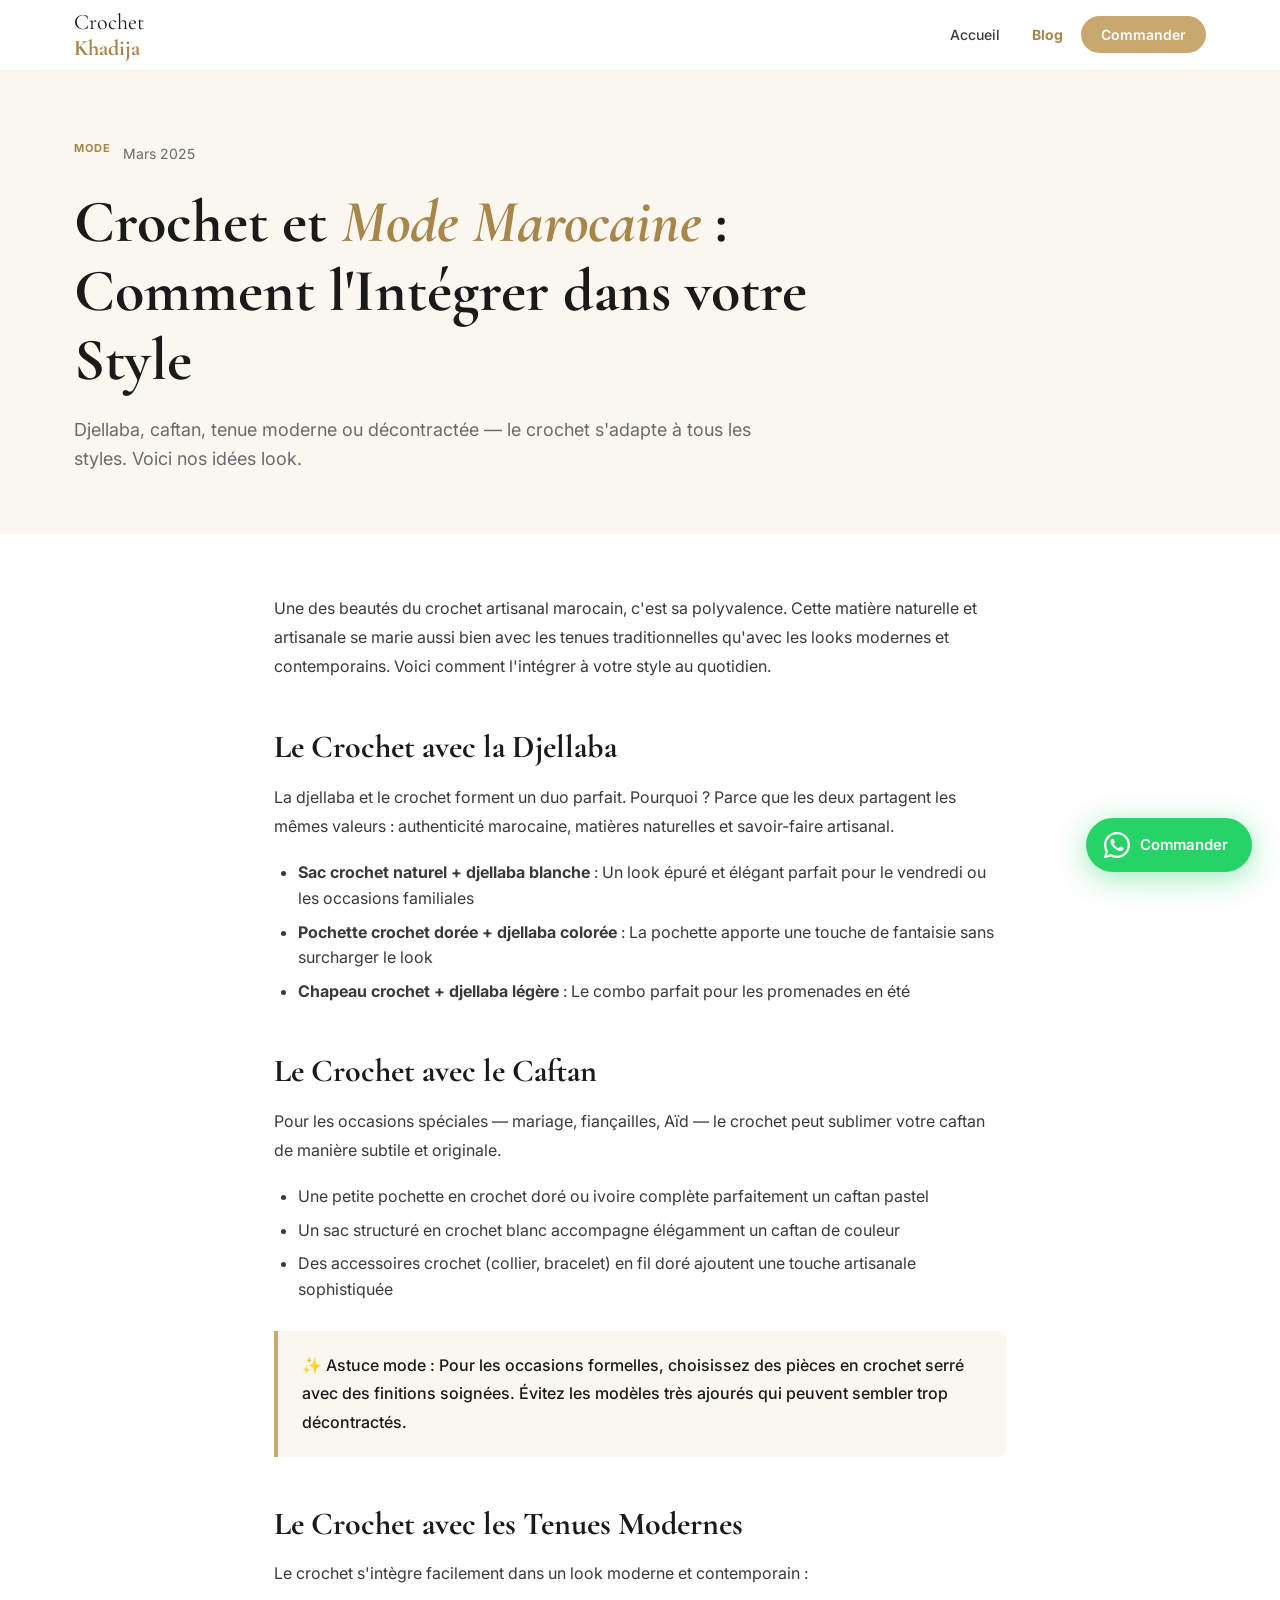
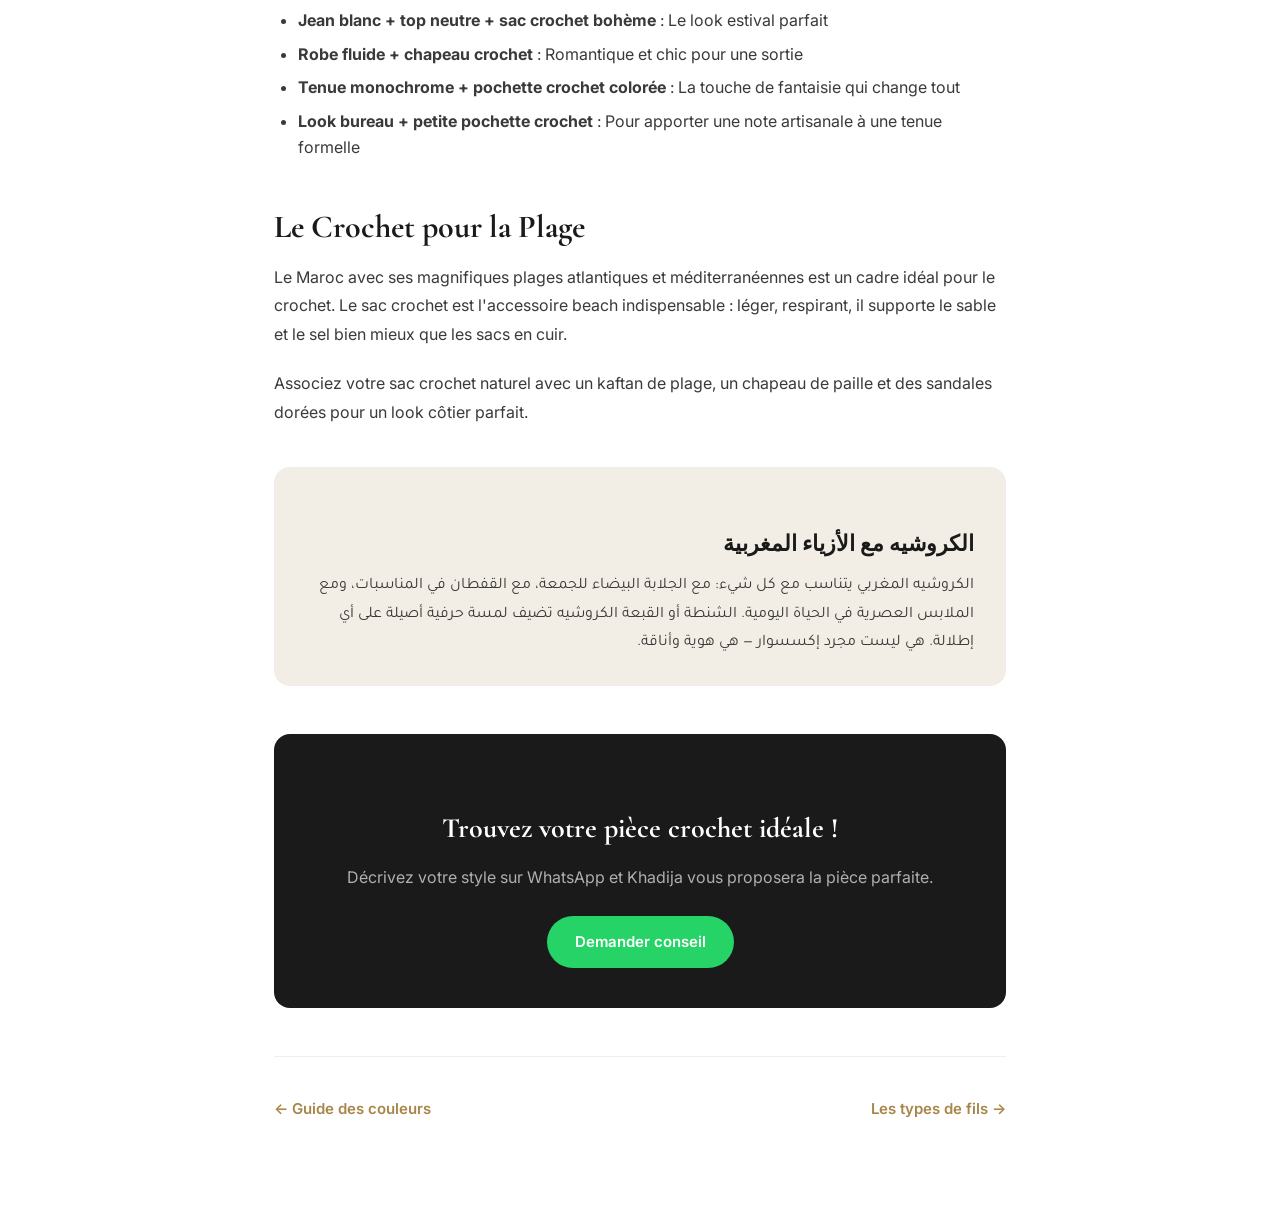
<file: blog/crochet-mode-marocaine.html>
<!DOCTYPE html>
<html lang="fr">
<head>
  <meta charset="UTF-8" /><meta name="viewport" content="width=device-width, initial-scale=1.0" />
  <title>Crochet et Mode Marocaine : Comment l'Intégrer dans votre Style | Crochet Khadija</title>
  <meta name="description" content="Comment porter le crochet artisanal avec la djellaba, le caftan ou les tenues modernes ? Nos idées look pour intégrer le crochet dans la mode marocaine quotidienne." />
  <meta name="keywords" content="crochet mode marocaine, sac crochet djellaba, accessoires crochet caftan, style maroc crochet, الكروشيه والأزياء المغربية" />
  <link rel="preconnect" href="https://fonts.googleapis.com" /><link href="https://fonts.googleapis.com/css2?family=Cormorant+Garamond:ital,wght@0,400;0,600;1,400&family=Inter:wght@300;400;500;600&family=Tajawal:wght@400;500;700&display=swap" rel="stylesheet" />
  <link rel="stylesheet" href="../css/style.css" /><link rel="stylesheet" href="../css/blog.css" />
</head>
<body>
  <a href="https://wa.me/212715361382?text=Bonjour%20!" class="wa-float" target="_blank" rel="noopener" aria-label="WhatsApp"><svg viewBox="0 0 24 24" fill="currentColor"><path d="M17.472 14.382c-.297-.149-1.758-.867-2.03-.967-.273-.099-.471-.148-.67.15-.197.297-.767.966-.94 1.164-.173.199-.347.223-.644.075-.297-.15-1.255-.463-2.39-1.475-.883-.788-1.48-1.761-1.653-2.059-.173-.297-.018-.458.13-.606.134-.133.298-.347.446-.52.149-.174.198-.298.298-.497.099-.198.05-.371-.025-.52-.075-.149-.669-1.612-.916-2.207-.242-.579-.487-.5-.669-.51-.173-.008-.371-.01-.57-.01-.198 0-.52.074-.792.372-.272.297-1.04 1.016-1.04 2.479 0 1.462 1.065 2.875 1.213 3.074.149.198 2.096 3.2 5.077 4.487.709.306 1.262.489 1.694.625.712.227 1.36.195 1.871.118.571-.085 1.758-.719 2.006-1.413.248-.694.248-1.289.173-1.413-.074-.124-.272-.198-.57-.347z"/><path d="M12 0C5.373 0 0 5.373 0 12c0 2.127.558 4.123 1.532 5.86L.057 23.5a.5.5 0 0 0 .614.612l5.765-1.512A11.942 11.942 0 0 0 12 24c6.627 0 12-5.373 12-12S18.627 0 12 0zm0 21.9a9.9 9.9 0 0 1-5.048-1.382l-.36-.214-3.742.981.998-3.648-.234-.374A9.861 9.861 0 0 1 2.1 12C2.1 6.534 6.534 2.1 12 2.1c5.467 0 9.9 4.434 9.9 9.9 0 5.467-4.433 9.9-9.9 9.9z"/></svg><span>Commander</span></a>
  <header class="header" id="header"><nav class="nav container"><a href="../index.html" class="nav-logo"><span class="nav-logo-text">Crochet<br><strong>Khadija</strong></span></a><ul class="nav-menu" id="navMenu"><li><a href="../index.html" class="nav-link">Accueil</a></li><li><a href="../blog.html" class="nav-link" style="color:var(--gold-dark);font-weight:700">Blog</a></li><li><a href="https://wa.me/212715361382" class="nav-cta" target="_blank" rel="noopener">Commander</a></li></ul><button class="nav-burger" id="navBurger" aria-label="Menu"><span></span><span></span><span></span></button></nav></header>

  <div class="article-hero"><div class="container"><div class="article-meta"><span class="blog-tag">Mode</span><span class="blog-date">Mars 2025</span></div><h1 class="article-title">Crochet et <em>Mode Marocaine</em> : Comment l'Intégrer dans votre Style</h1><p class="article-excerpt">Djellaba, caftan, tenue moderne ou décontractée — le crochet s'adapte à tous les styles. Voici nos idées look.</p></div></div>

  <article class="article-body">
    <p>Une des beautés du crochet artisanal marocain, c'est sa polyvalence. Cette matière naturelle et artisanale se marie aussi bien avec les tenues traditionnelles qu'avec les looks modernes et contemporains. Voici comment l'intégrer à votre style au quotidien.</p>

    <h2>Le Crochet avec la Djellaba</h2>
    <p>La djellaba et le crochet forment un duo parfait. Pourquoi ? Parce que les deux partagent les mêmes valeurs : authenticité marocaine, matières naturelles et savoir-faire artisanal.</p>
    <ul>
      <li><strong>Sac crochet naturel + djellaba blanche</strong> : Un look épuré et élégant parfait pour le vendredi ou les occasions familiales</li>
      <li><strong>Pochette crochet dorée + djellaba colorée</strong> : La pochette apporte une touche de fantaisie sans surcharger le look</li>
      <li><strong>Chapeau crochet + djellaba légère</strong> : Le combo parfait pour les promenades en été</li>
    </ul>

    <h2>Le Crochet avec le Caftan</h2>
    <p>Pour les occasions spéciales — mariage, fiançailles, Aïd — le crochet peut sublimer votre caftan de manière subtile et originale.</p>
    <ul>
      <li>Une petite pochette en crochet doré ou ivoire complète parfaitement un caftan pastel</li>
      <li>Un sac structuré en crochet blanc accompagne élégamment un caftan de couleur</li>
      <li>Des accessoires crochet (collier, bracelet) en fil doré ajoutent une touche artisanale sophistiquée</li>
    </ul>

    <div class="highlight-box"><p>✨ Astuce mode : Pour les occasions formelles, choisissez des pièces en crochet serré avec des finitions soignées. Évitez les modèles très ajourés qui peuvent sembler trop décontractés.</p></div>

    <h2>Le Crochet avec les Tenues Modernes</h2>
    <p>Le crochet s'intègre facilement dans un look moderne et contemporain :</p>
    <ul>
      <li><strong>Jean blanc + top neutre + sac crochet bohème</strong> : Le look estival parfait</li>
      <li><strong>Robe fluide + chapeau crochet</strong> : Romantique et chic pour une sortie</li>
      <li><strong>Tenue monochrome + pochette crochet colorée</strong> : La touche de fantaisie qui change tout</li>
      <li><strong>Look bureau + petite pochette crochet</strong> : Pour apporter une note artisanale à une tenue formelle</li>
    </ul>

    <h2>Le Crochet pour la Plage</h2>
    <p>Le Maroc avec ses magnifiques plages atlantiques et méditerranéennes est un cadre idéal pour le crochet. Le sac crochet est l'accessoire beach indispensable : léger, respirant, il supporte le sable et le sel bien mieux que les sacs en cuir.</p>
    <p>Associez votre sac crochet naturel avec un kaftan de plage, un chapeau de paille et des sandales dorées pour un look côtier parfait.</p>

    <div class="article-ar">
      <h3>الكروشيه مع الأزياء المغربية</h3>
      <p>الكروشيه المغربي يتناسب مع كل شيء: مع الجلابة البيضاء للجمعة، مع القفطان في المناسبات، ومع الملابس العصرية في الحياة اليومية. الشنطة أو القبعة الكروشيه تضيف لمسة حرفية أصيلة على أي إطلالة. هي ليست مجرد إكسسوار — هي هوية وأناقة.</p>
    </div>

    <div class="article-cta">
      <h3>Trouvez votre pièce crochet idéale !</h3>
      <p>Décrivez votre style sur WhatsApp et Khadija vous proposera la pièce parfaite.</p>
      <a href="https://wa.me/212715361382?text=Bonjour%20Khadija%2C%20je%20cherche%20une%20pi%C3%A8ce%20crochet%20pour%20ma%20tenue%20!" class="btn btn--wa" target="_blank" rel="noopener">Demander conseil</a>
    </div>

    <div class="article-nav"><a href="couleurs-tendances-crochet.html">← Guide des couleurs</a><a href="types-fils-crochet.html">Les types de fils →</a></div>
  </article>
  <script>const h=document.getElementById('header');window.addEventListener('scroll',()=>h.classList.toggle('scrolled',scrollY>20));const b=document.getElementById('navBurger'),m=document.getElementById('navMenu');b.addEventListener('click',()=>m.classList.toggle('open'));</script>
</body>
</html>
</file>
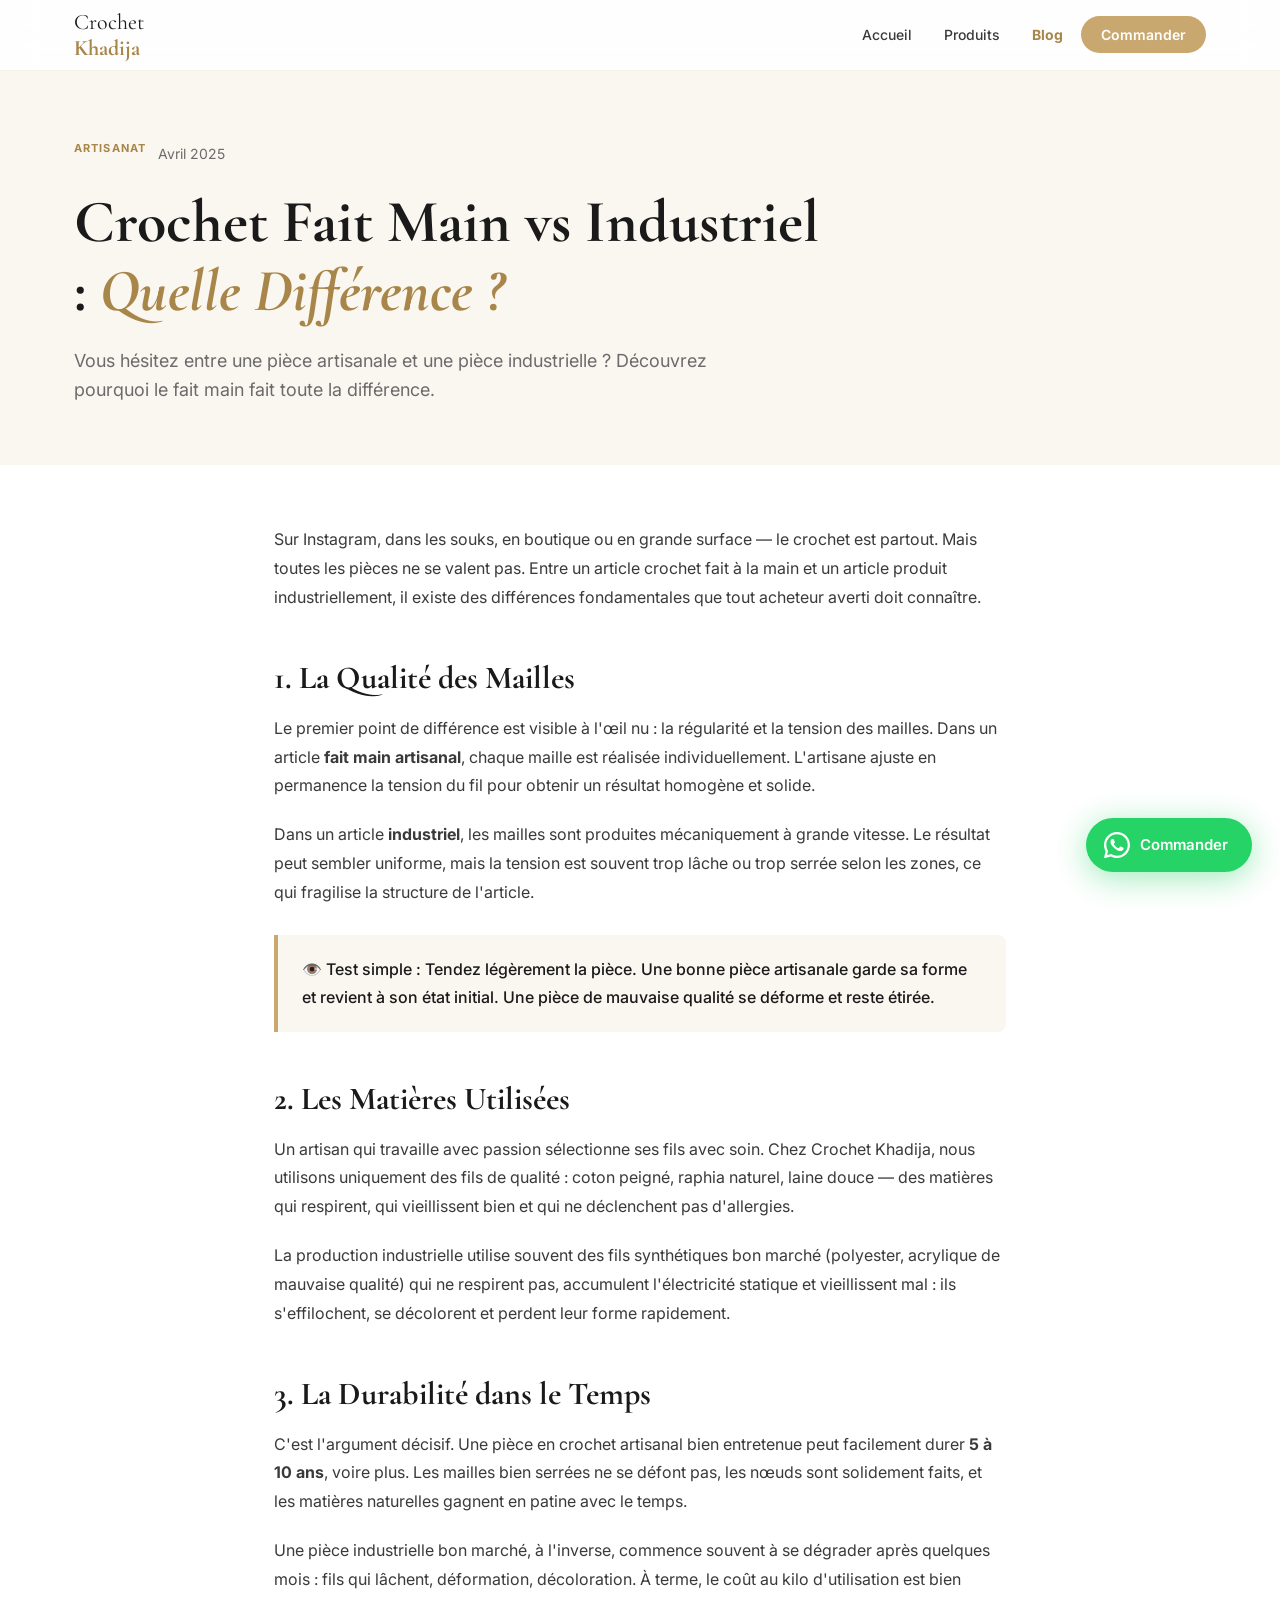
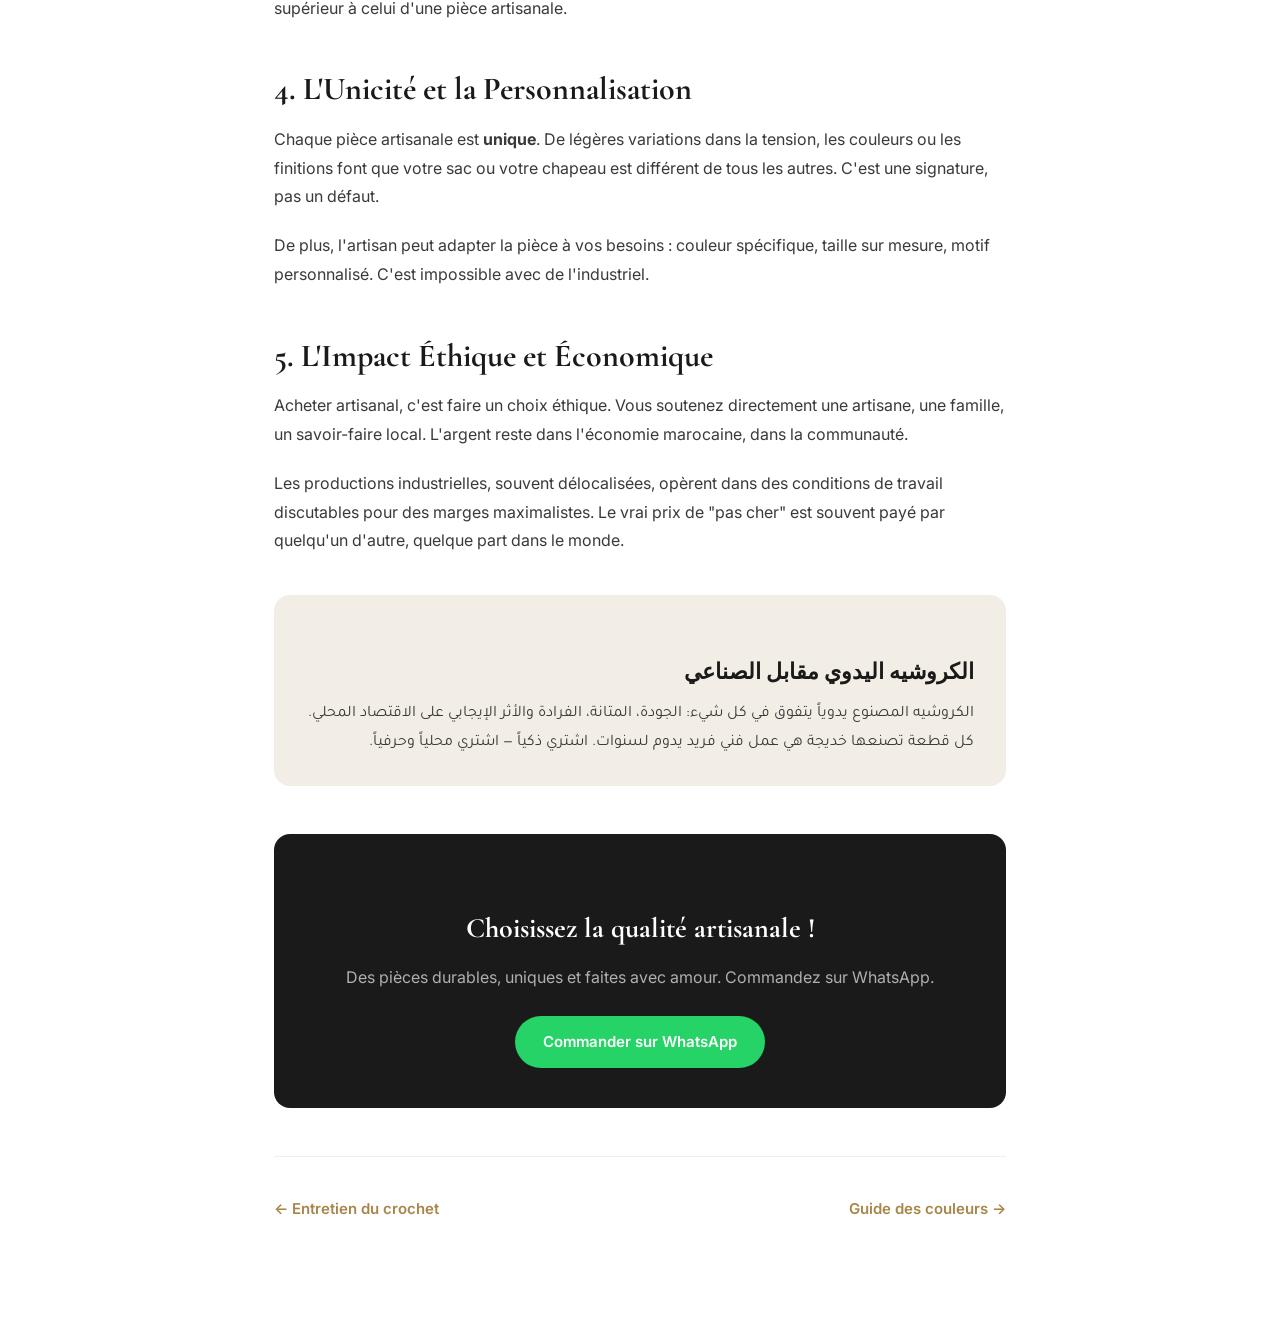
<file: blog/crochet-vs-industriel.html>
<!DOCTYPE html>
<html lang="fr">
<head>
  <meta charset="UTF-8" />
  <meta name="viewport" content="width=device-width, initial-scale=1.0" />
  <title>Crochet Fait Main vs Industriel : La Vraie Différence | Crochet Khadija</title>
  <meta name="description" content="Pourquoi choisir le crochet artisanal fait main plutôt que le crochet industriel ? Qualité, durabilité, éthique et valeur — on compare tout pour vous aider à choisir." />
  <meta name="keywords" content="crochet fait main, crochet artisanal maroc, différence crochet, qualité artisanat, كروشيه يدوي مقابل صناعي" />
  <link rel="canonical" href="https://crochetkhadija.ma/blog/crochet-vs-industriel.html" />
  <link rel="preconnect" href="https://fonts.googleapis.com" />
  <link href="https://fonts.googleapis.com/css2?family=Cormorant+Garamond:ital,wght@0,400;0,600;1,400&family=Inter:wght@300;400;500;600&family=Tajawal:wght@400;500;700&display=swap" rel="stylesheet" />
  <link rel="stylesheet" href="../css/style.css" />
  <link rel="stylesheet" href="../css/blog.css" />
</head>
<body>
  <a href="https://wa.me/212715361382?text=Bonjour%20!" class="wa-float" target="_blank" rel="noopener" aria-label="WhatsApp"><svg viewBox="0 0 24 24" fill="currentColor"><path d="M17.472 14.382c-.297-.149-1.758-.867-2.03-.967-.273-.099-.471-.148-.67.15-.197.297-.767.966-.94 1.164-.173.199-.347.223-.644.075-.297-.15-1.255-.463-2.39-1.475-.883-.788-1.48-1.761-1.653-2.059-.173-.297-.018-.458.13-.606.134-.133.298-.347.446-.52.149-.174.198-.298.298-.497.099-.198.05-.371-.025-.52-.075-.149-.669-1.612-.916-2.207-.242-.579-.487-.5-.669-.51-.173-.008-.371-.01-.57-.01-.198 0-.52.074-.792.372-.272.297-1.04 1.016-1.04 2.479 0 1.462 1.065 2.875 1.213 3.074.149.198 2.096 3.2 5.077 4.487.709.306 1.262.489 1.694.625.712.227 1.36.195 1.871.118.571-.085 1.758-.719 2.006-1.413.248-.694.248-1.289.173-1.413-.074-.124-.272-.198-.57-.347z"/><path d="M12 0C5.373 0 0 5.373 0 12c0 2.127.558 4.123 1.532 5.86L.057 23.5a.5.5 0 0 0 .614.612l5.765-1.512A11.942 11.942 0 0 0 12 24c6.627 0 12-5.373 12-12S18.627 0 12 0zm0 21.9a9.9 9.9 0 0 1-5.048-1.382l-.36-.214-3.742.981.998-3.648-.234-.374A9.861 9.861 0 0 1 2.1 12C2.1 6.534 6.534 2.1 12 2.1c5.467 0 9.9 4.434 9.9 9.9 0 5.467-4.433 9.9-9.9 9.9z"/></svg><span>Commander</span></a>
  <header class="header" id="header">
    <nav class="nav container">
      <a href="../index.html" class="nav-logo"><span class="nav-logo-text">Crochet<br><strong>Khadija</strong></span></a>
      <ul class="nav-menu" id="navMenu">
        <li><a href="../index.html" class="nav-link">Accueil</a></li>
        <li><a href="../index.html#produits" class="nav-link">Produits</a></li>
        <li><a href="../blog.html" class="nav-link" style="color:var(--gold-dark);font-weight:700">Blog</a></li>
        <li><a href="https://wa.me/212715361382" class="nav-cta" target="_blank" rel="noopener">Commander</a></li>
      </ul>
      <button class="nav-burger" id="navBurger" aria-label="Menu"><span></span><span></span><span></span></button>
    </nav>
  </header>

  <div class="article-hero">
    <div class="container">
      <div class="article-meta"><span class="blog-tag">Artisanat</span><span class="blog-date">Avril 2025</span></div>
      <h1 class="article-title">Crochet Fait Main vs Industriel : <em>Quelle Différence ?</em></h1>
      <p class="article-excerpt">Vous hésitez entre une pièce artisanale et une pièce industrielle ? Découvrez pourquoi le fait main fait toute la différence.</p>
    </div>
  </div>

  <article class="article-body">
    <p>Sur Instagram, dans les souks, en boutique ou en grande surface — le crochet est partout. Mais toutes les pièces ne se valent pas. Entre un article crochet fait à la main et un article produit industriellement, il existe des différences fondamentales que tout acheteur averti doit connaître.</p>

    <h2>1. La Qualité des Mailles</h2>
    <p>Le premier point de différence est visible à l'œil nu : la régularité et la tension des mailles. Dans un article <strong>fait main artisanal</strong>, chaque maille est réalisée individuellement. L'artisane ajuste en permanence la tension du fil pour obtenir un résultat homogène et solide.</p>
    <p>Dans un article <strong>industriel</strong>, les mailles sont produites mécaniquement à grande vitesse. Le résultat peut sembler uniforme, mais la tension est souvent trop lâche ou trop serrée selon les zones, ce qui fragilise la structure de l'article.</p>

    <div class="highlight-box"><p>👁️ Test simple : Tendez légèrement la pièce. Une bonne pièce artisanale garde sa forme et revient à son état initial. Une pièce de mauvaise qualité se déforme et reste étirée.</p></div>

    <h2>2. Les Matières Utilisées</h2>
    <p>Un artisan qui travaille avec passion sélectionne ses fils avec soin. Chez Crochet Khadija, nous utilisons uniquement des fils de qualité : coton peigné, raphia naturel, laine douce — des matières qui respirent, qui vieillissent bien et qui ne déclenchent pas d'allergies.</p>
    <p>La production industrielle utilise souvent des fils synthétiques bon marché (polyester, acrylique de mauvaise qualité) qui ne respirent pas, accumulent l'électricité statique et vieillissent mal : ils s'effilochent, se décolorent et perdent leur forme rapidement.</p>

    <h2>3. La Durabilité dans le Temps</h2>
    <p>C'est l'argument décisif. Une pièce en crochet artisanal bien entretenue peut facilement durer <strong>5 à 10 ans</strong>, voire plus. Les mailles bien serrées ne se défont pas, les nœuds sont solidement faits, et les matières naturelles gagnent en patine avec le temps.</p>
    <p>Une pièce industrielle bon marché, à l'inverse, commence souvent à se dégrader après quelques mois : fils qui lâchent, déformation, décoloration. À terme, le coût au kilo d'utilisation est bien supérieur à celui d'une pièce artisanale.</p>

    <h2>4. L'Unicité et la Personnalisation</h2>
    <p>Chaque pièce artisanale est <strong>unique</strong>. De légères variations dans la tension, les couleurs ou les finitions font que votre sac ou votre chapeau est différent de tous les autres. C'est une signature, pas un défaut.</p>
    <p>De plus, l'artisan peut adapter la pièce à vos besoins : couleur spécifique, taille sur mesure, motif personnalisé. C'est impossible avec de l'industriel.</p>

    <h2>5. L'Impact Éthique et Économique</h2>
    <p>Acheter artisanal, c'est faire un choix éthique. Vous soutenez directement une artisane, une famille, un savoir-faire local. L'argent reste dans l'économie marocaine, dans la communauté.</p>
    <p>Les productions industrielles, souvent délocalisées, opèrent dans des conditions de travail discutables pour des marges maximalistes. Le vrai prix de "pas cher" est souvent payé par quelqu'un d'autre, quelque part dans le monde.</p>

    <div class="article-ar">
      <h3>الكروشيه اليدوي مقابل الصناعي</h3>
      <p>الكروشيه المصنوع يدوياً يتفوق في كل شيء: الجودة، المتانة، الفرادة والأثر الإيجابي على الاقتصاد المحلي. كل قطعة تصنعها خديجة هي عمل فني فريد يدوم لسنوات. اشتري ذكياً — اشتري محلياً وحرفياً.</p>
    </div>

    <div class="article-cta">
      <h3>Choisissez la qualité artisanale !</h3>
      <p>Des pièces durables, uniques et faites avec amour. Commandez sur WhatsApp.</p>
      <a href="https://wa.me/212715361382?text=Bonjour%20Khadija%2C%20je%20veux%20une%20pi%C3%A8ce%20artisanale%20de%20qualit%C3%A9%20!" class="btn btn--wa" target="_blank" rel="noopener">Commander sur WhatsApp</a>
    </div>

    <div class="article-nav">
      <a href="soin-articles-crochet.html">← Entretien du crochet</a>
      <a href="couleurs-tendances-crochet.html">Guide des couleurs →</a>
    </div>
  </article>

  <script>const h=document.getElementById('header');window.addEventListener('scroll',()=>h.classList.toggle('scrolled',scrollY>20));const b=document.getElementById('navBurger'),m=document.getElementById('navMenu');b.addEventListener('click',()=>m.classList.toggle('open'));</script>
</body>
</html>
</file>
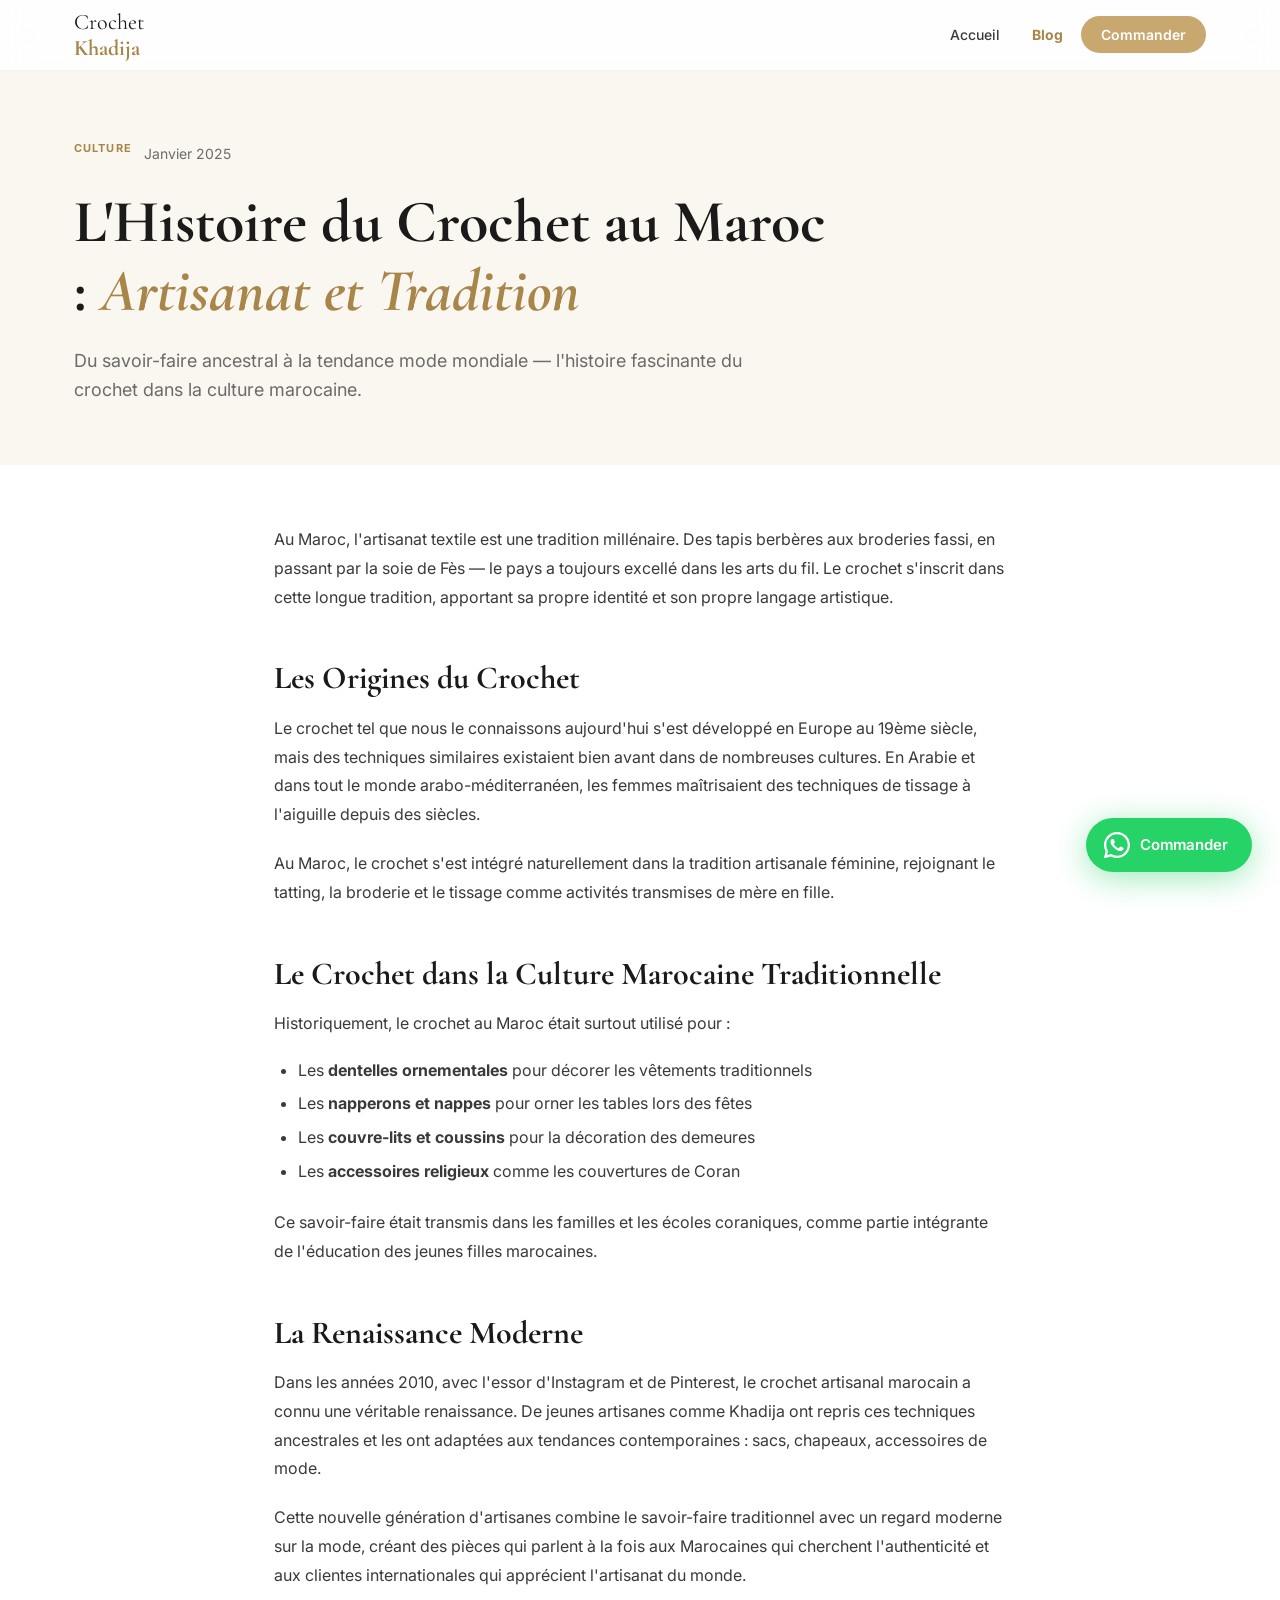
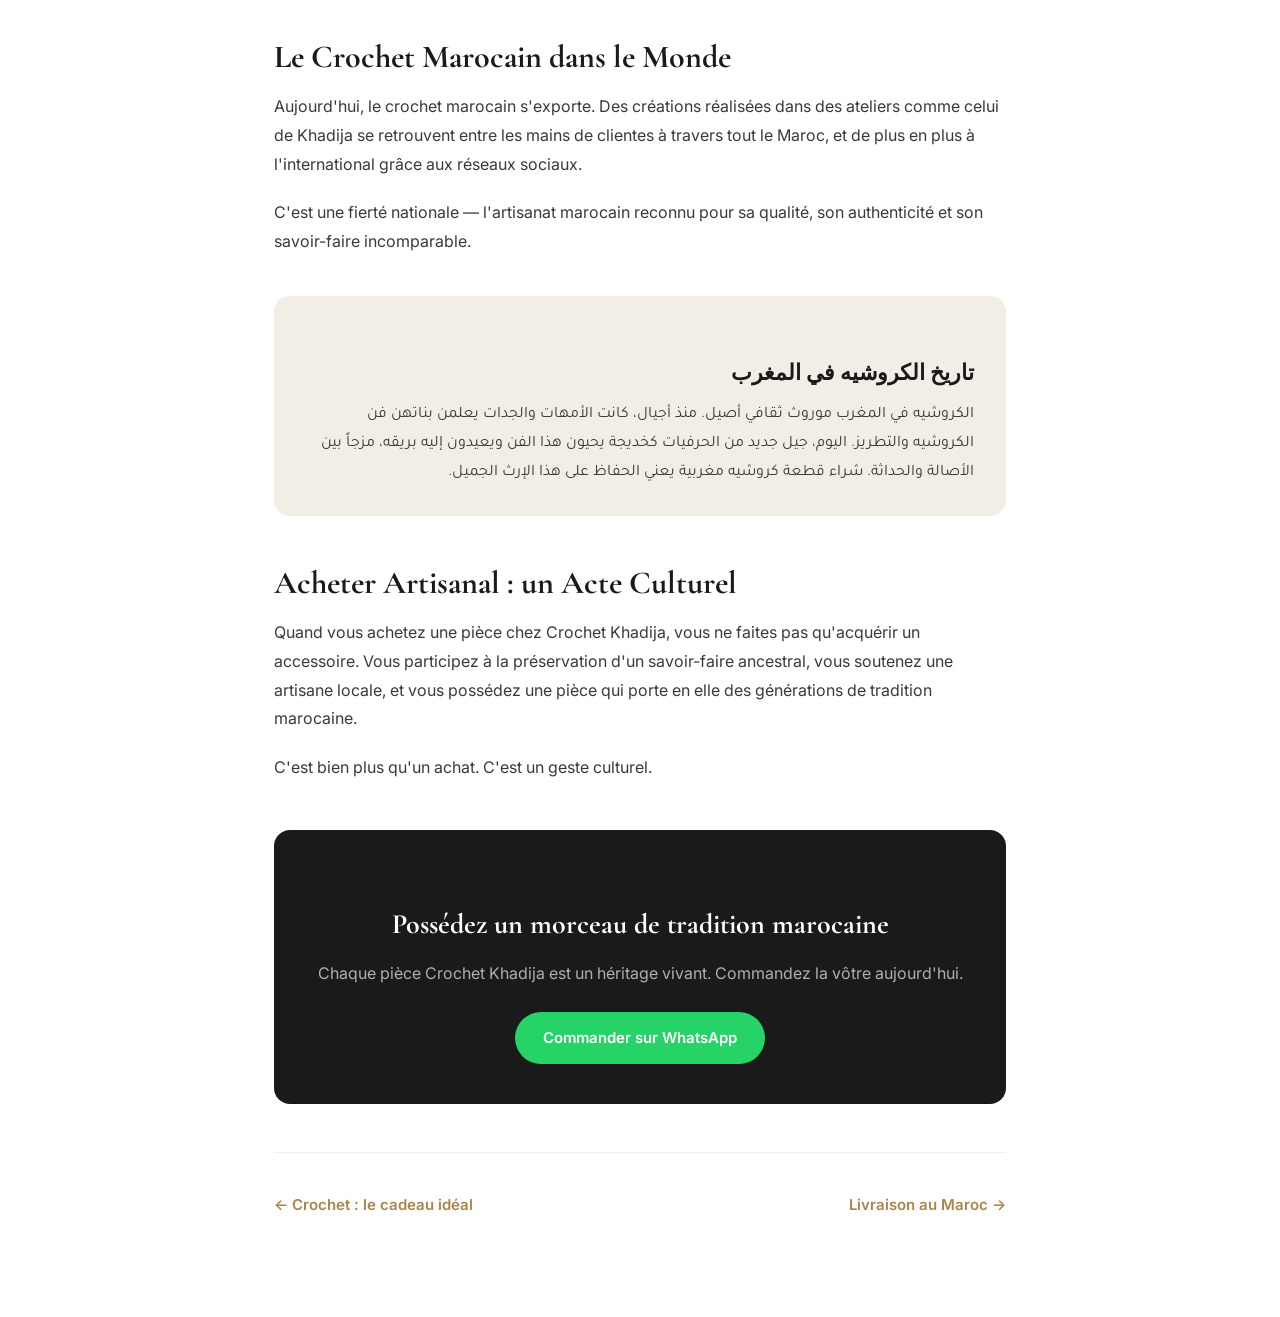
<file: blog/histoire-crochet-maroc.html>
<!DOCTYPE html>
<html lang="fr">
<head>
  <meta charset="UTF-8" /><meta name="viewport" content="width=device-width, initial-scale=1.0" />
  <title>L'Histoire du Crochet au Maroc : Artisanat et Tradition | Crochet Khadija</title>
  <meta name="description" content="Découvrez l'histoire fascinante du crochet au Maroc. De la tradition ancestrale à la tendance mode actuelle — comment cet art a évolué et pourquoi il est si précieux." />
  <meta name="keywords" content="histoire crochet maroc, artisanat marocain traditionnel, crochet tradition, patrimoine artisanat maroc, تاريخ الكروشيه في المغرب" />
  <link rel="preconnect" href="https://fonts.googleapis.com" /><link href="https://fonts.googleapis.com/css2?family=Cormorant+Garamond:ital,wght@0,400;0,600;1,400&family=Inter:wght@300;400;500;600&family=Tajawal:wght@400;500;700&display=swap" rel="stylesheet" />
  <link rel="stylesheet" href="../css/style.css" /><link rel="stylesheet" href="../css/blog.css" />
</head>
<body>
  <a href="https://wa.me/212715361382?text=Bonjour%20!" class="wa-float" target="_blank" rel="noopener" aria-label="WhatsApp"><svg viewBox="0 0 24 24" fill="currentColor"><path d="M17.472 14.382c-.297-.149-1.758-.867-2.03-.967-.273-.099-.471-.148-.67.15-.197.297-.767.966-.94 1.164-.173.199-.347.223-.644.075-.297-.15-1.255-.463-2.39-1.475-.883-.788-1.48-1.761-1.653-2.059-.173-.297-.018-.458.13-.606.134-.133.298-.347.446-.52.149-.174.198-.298.298-.497.099-.198.05-.371-.025-.52-.075-.149-.669-1.612-.916-2.207-.242-.579-.487-.5-.669-.51-.173-.008-.371-.01-.57-.01-.198 0-.52.074-.792.372-.272.297-1.04 1.016-1.04 2.479 0 1.462 1.065 2.875 1.213 3.074.149.198 2.096 3.2 5.077 4.487.709.306 1.262.489 1.694.625.712.227 1.36.195 1.871.118.571-.085 1.758-.719 2.006-1.413.248-.694.248-1.289.173-1.413-.074-.124-.272-.198-.57-.347z"/><path d="M12 0C5.373 0 0 5.373 0 12c0 2.127.558 4.123 1.532 5.86L.057 23.5a.5.5 0 0 0 .614.612l5.765-1.512A11.942 11.942 0 0 0 12 24c6.627 0 12-5.373 12-12S18.627 0 12 0zm0 21.9a9.9 9.9 0 0 1-5.048-1.382l-.36-.214-3.742.981.998-3.648-.234-.374A9.861 9.861 0 0 1 2.1 12C2.1 6.534 6.534 2.1 12 2.1c5.467 0 9.9 4.434 9.9 9.9 0 5.467-4.433 9.9-9.9 9.9z"/></svg><span>Commander</span></a>
  <header class="header" id="header"><nav class="nav container"><a href="../index.html" class="nav-logo"><span class="nav-logo-text">Crochet<br><strong>Khadija</strong></span></a><ul class="nav-menu" id="navMenu"><li><a href="../index.html" class="nav-link">Accueil</a></li><li><a href="../blog.html" class="nav-link" style="color:var(--gold-dark);font-weight:700">Blog</a></li><li><a href="https://wa.me/212715361382" class="nav-cta" target="_blank" rel="noopener">Commander</a></li></ul><button class="nav-burger" id="navBurger" aria-label="Menu"><span></span><span></span><span></span></button></nav></header>

  <div class="article-hero"><div class="container"><div class="article-meta"><span class="blog-tag">Culture</span><span class="blog-date">Janvier 2025</span></div><h1 class="article-title">L'Histoire du Crochet au Maroc : <em>Artisanat et Tradition</em></h1><p class="article-excerpt">Du savoir-faire ancestral à la tendance mode mondiale — l'histoire fascinante du crochet dans la culture marocaine.</p></div></div>

  <article class="article-body">
    <p>Au Maroc, l'artisanat textile est une tradition millénaire. Des tapis berbères aux broderies fassi, en passant par la soie de Fès — le pays a toujours excellé dans les arts du fil. Le crochet s'inscrit dans cette longue tradition, apportant sa propre identité et son propre langage artistique.</p>

    <h2>Les Origines du Crochet</h2>
    <p>Le crochet tel que nous le connaissons aujourd'hui s'est développé en Europe au 19ème siècle, mais des techniques similaires existaient bien avant dans de nombreuses cultures. En Arabie et dans tout le monde arabo-méditerranéen, les femmes maîtrisaient des techniques de tissage à l'aiguille depuis des siècles.</p>
    <p>Au Maroc, le crochet s'est intégré naturellement dans la tradition artisanale féminine, rejoignant le tatting, la broderie et le tissage comme activités transmises de mère en fille.</p>

    <h2>Le Crochet dans la Culture Marocaine Traditionnelle</h2>
    <p>Historiquement, le crochet au Maroc était surtout utilisé pour :</p>
    <ul>
      <li>Les <strong>dentelles ornementales</strong> pour décorer les vêtements traditionnels</li>
      <li>Les <strong>napperons et nappes</strong> pour orner les tables lors des fêtes</li>
      <li>Les <strong>couvre-lits et coussins</strong> pour la décoration des demeures</li>
      <li>Les <strong>accessoires religieux</strong> comme les couvertures de Coran</li>
    </ul>
    <p>Ce savoir-faire était transmis dans les familles et les écoles coraniques, comme partie intégrante de l'éducation des jeunes filles marocaines.</p>

    <h2>La Renaissance Moderne</h2>
    <p>Dans les années 2010, avec l'essor d'Instagram et de Pinterest, le crochet artisanal marocain a connu une véritable renaissance. De jeunes artisanes comme Khadija ont repris ces techniques ancestrales et les ont adaptées aux tendances contemporaines : sacs, chapeaux, accessoires de mode.</p>
    <p>Cette nouvelle génération d'artisanes combine le savoir-faire traditionnel avec un regard moderne sur la mode, créant des pièces qui parlent à la fois aux Marocaines qui cherchent l'authenticité et aux clientes internationales qui apprécient l'artisanat du monde.</p>

    <h2>Le Crochet Marocain dans le Monde</h2>
    <p>Aujourd'hui, le crochet marocain s'exporte. Des créations réalisées dans des ateliers comme celui de Khadija se retrouvent entre les mains de clientes à travers tout le Maroc, et de plus en plus à l'international grâce aux réseaux sociaux.</p>
    <p>C'est une fierté nationale — l'artisanat marocain reconnu pour sa qualité, son authenticité et son savoir-faire incomparable.</p>

    <div class="article-ar">
      <h3>تاريخ الكروشيه في المغرب</h3>
      <p>الكروشيه في المغرب موروث ثقافي أصيل. منذ أجيال، كانت الأمهات والجدات يعلمن بناتهن فن الكروشيه والتطريز. اليوم، جيل جديد من الحرفيات كخديجة يحيون هذا الفن ويعيدون إليه بريقه، مزجاً بين الأصالة والحداثة. شراء قطعة كروشيه مغربية يعني الحفاظ على هذا الإرث الجميل.</p>
    </div>

    <h2>Acheter Artisanal : un Acte Culturel</h2>
    <p>Quand vous achetez une pièce chez Crochet Khadija, vous ne faites pas qu'acquérir un accessoire. Vous participez à la préservation d'un savoir-faire ancestral, vous soutenez une artisane locale, et vous possédez une pièce qui porte en elle des générations de tradition marocaine.</p>
    <p>C'est bien plus qu'un achat. C'est un geste culturel.</p>

    <div class="article-cta">
      <h3>Possédez un morceau de tradition marocaine</h3>
      <p>Chaque pièce Crochet Khadija est un héritage vivant. Commandez la vôtre aujourd'hui.</p>
      <a href="https://wa.me/212715361382?text=Bonjour%20Khadija%2C%20je%20veux%20ma%20pi%C3%A8ce%20artisanale%20marocaine%20!" class="btn btn--wa" target="_blank" rel="noopener">Commander sur WhatsApp</a>
    </div>

    <div class="article-nav"><a href="crochet-cadeau-ideal.html">← Crochet : le cadeau idéal</a><a href="livraison-crochet-maroc.html">Livraison au Maroc →</a></div>
  </article>
  <script>const h=document.getElementById('header');window.addEventListener('scroll',()=>h.classList.toggle('scrolled',scrollY>20));const b=document.getElementById('navBurger'),m=document.getElementById('navMenu');b.addEventListener('click',()=>m.classList.toggle('open'));</script>
</body>
</html>
</file>
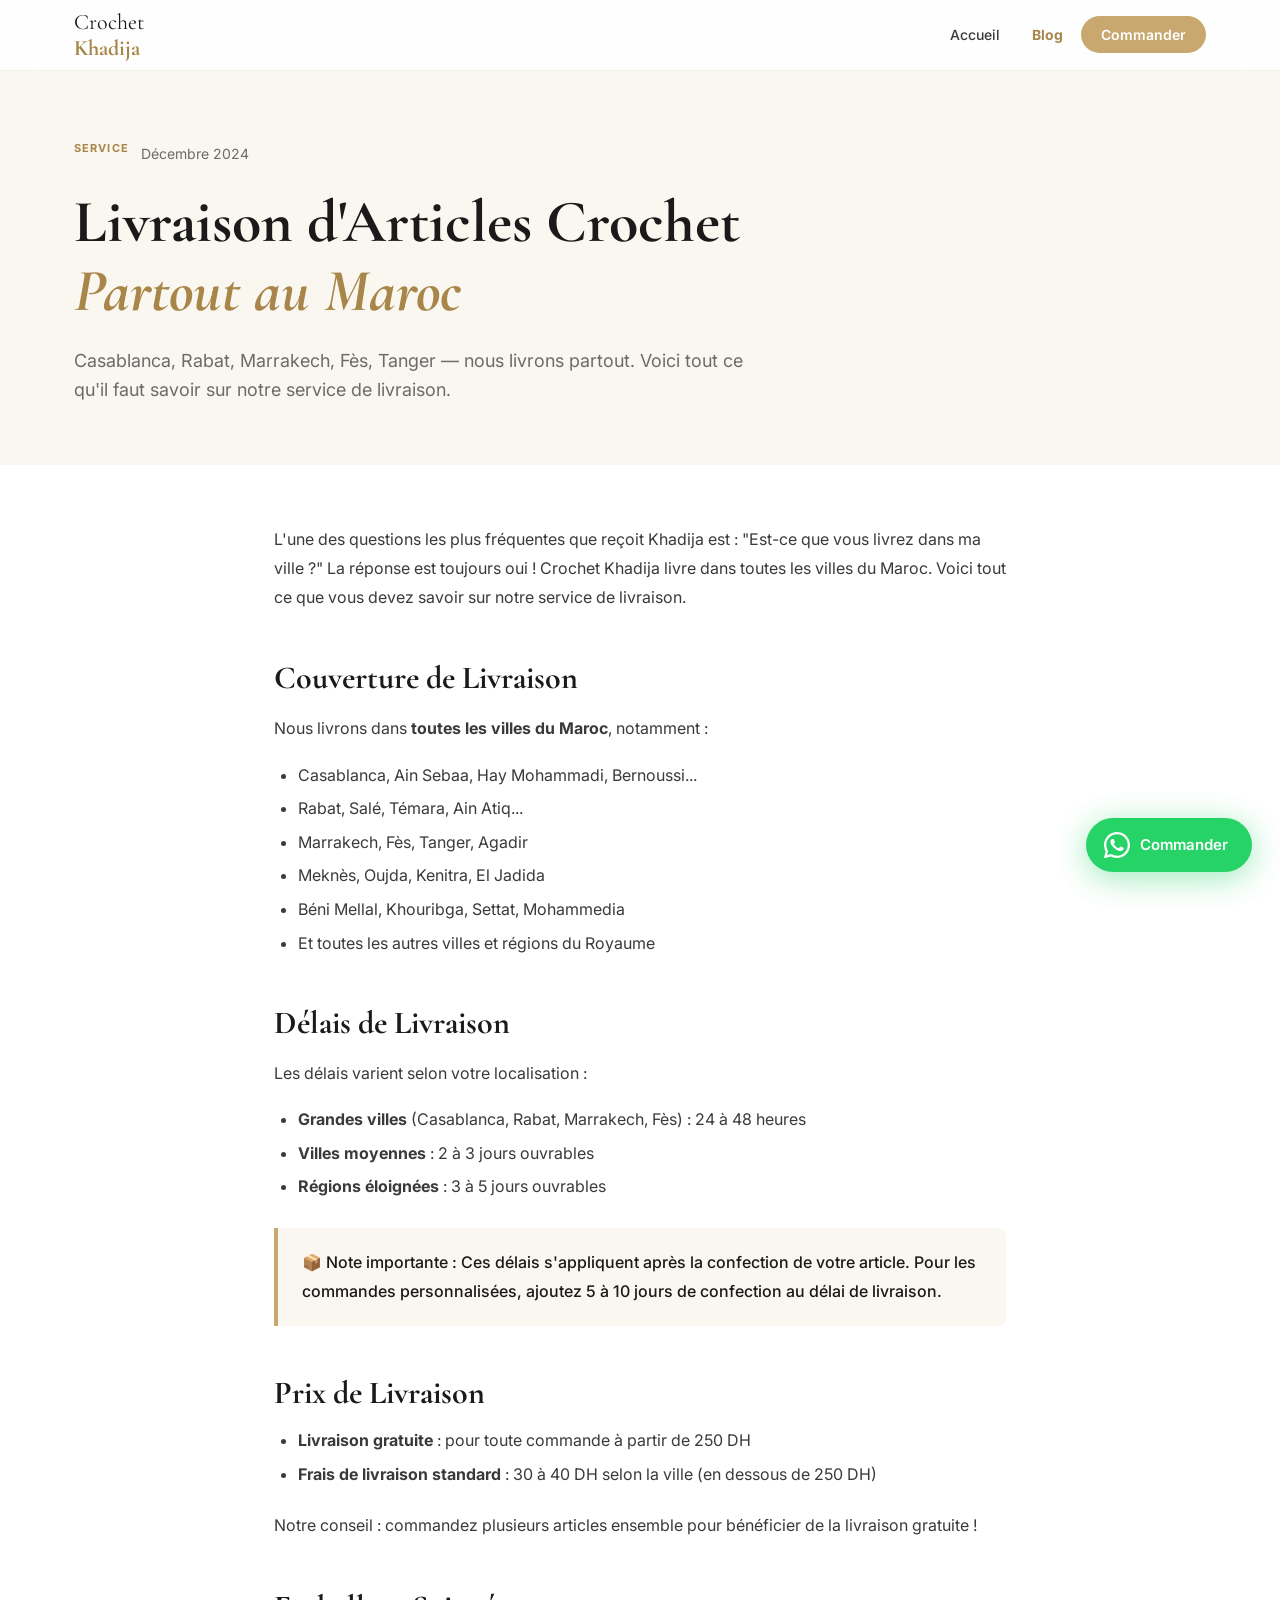
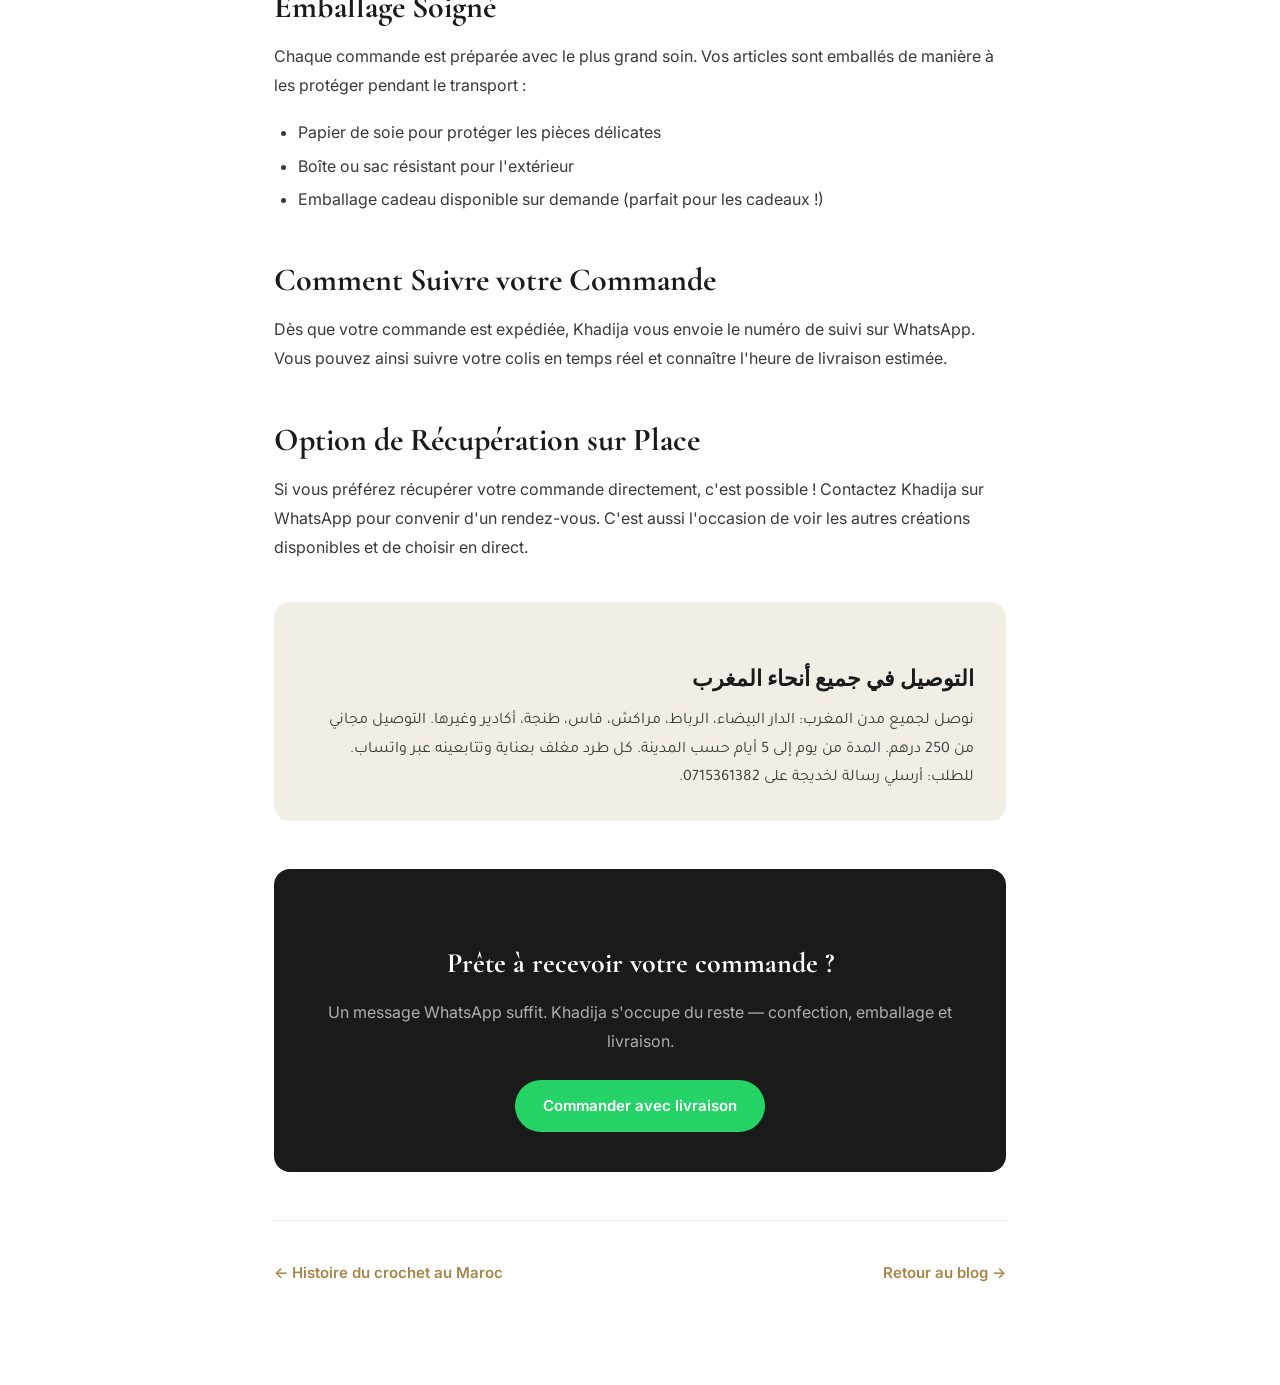
<file: blog/livraison-crochet-maroc.html>
<!DOCTYPE html>
<html lang="fr">
<head>
  <meta charset="UTF-8" /><meta name="viewport" content="width=device-width, initial-scale=1.0" />
  <title>Livraison Crochet Partout au Maroc | Crochet Khadija</title>
  <meta name="description" content="Crochet Khadija livre partout au Maroc. Livraison rapide 2-5 jours, emballage soigné, livraison gratuite dès 250 DH. Commander sur WhatsApp 0715361382." />
  <meta name="keywords" content="livraison crochet maroc, commande crochet livraison, livraison casablanca rabat marrakech, توصيل كروشيه المغرب" />
  <link rel="preconnect" href="https://fonts.googleapis.com" /><link href="https://fonts.googleapis.com/css2?family=Cormorant+Garamond:ital,wght@0,400;0,600;1,400&family=Inter:wght@300;400;500;600&family=Tajawal:wght@400;500;700&display=swap" rel="stylesheet" />
  <link rel="stylesheet" href="../css/style.css" /><link rel="stylesheet" href="../css/blog.css" />
</head>
<body>
  <a href="https://wa.me/212715361382?text=Bonjour%20!" class="wa-float" target="_blank" rel="noopener" aria-label="WhatsApp"><svg viewBox="0 0 24 24" fill="currentColor"><path d="M17.472 14.382c-.297-.149-1.758-.867-2.03-.967-.273-.099-.471-.148-.67.15-.197.297-.767.966-.94 1.164-.173.199-.347.223-.644.075-.297-.15-1.255-.463-2.39-1.475-.883-.788-1.48-1.761-1.653-2.059-.173-.297-.018-.458.13-.606.134-.133.298-.347.446-.52.149-.174.198-.298.298-.497.099-.198.05-.371-.025-.52-.075-.149-.669-1.612-.916-2.207-.242-.579-.487-.5-.669-.51-.173-.008-.371-.01-.57-.01-.198 0-.52.074-.792.372-.272.297-1.04 1.016-1.04 2.479 0 1.462 1.065 2.875 1.213 3.074.149.198 2.096 3.2 5.077 4.487.709.306 1.262.489 1.694.625.712.227 1.36.195 1.871.118.571-.085 1.758-.719 2.006-1.413.248-.694.248-1.289.173-1.413-.074-.124-.272-.198-.57-.347z"/><path d="M12 0C5.373 0 0 5.373 0 12c0 2.127.558 4.123 1.532 5.86L.057 23.5a.5.5 0 0 0 .614.612l5.765-1.512A11.942 11.942 0 0 0 12 24c6.627 0 12-5.373 12-12S18.627 0 12 0zm0 21.9a9.9 9.9 0 0 1-5.048-1.382l-.36-.214-3.742.981.998-3.648-.234-.374A9.861 9.861 0 0 1 2.1 12C2.1 6.534 6.534 2.1 12 2.1c5.467 0 9.9 4.434 9.9 9.9 0 5.467-4.433 9.9-9.9 9.9z"/></svg><span>Commander</span></a>
  <header class="header" id="header"><nav class="nav container"><a href="../index.html" class="nav-logo"><span class="nav-logo-text">Crochet<br><strong>Khadija</strong></span></a><ul class="nav-menu" id="navMenu"><li><a href="../index.html" class="nav-link">Accueil</a></li><li><a href="../blog.html" class="nav-link" style="color:var(--gold-dark);font-weight:700">Blog</a></li><li><a href="https://wa.me/212715361382" class="nav-cta" target="_blank" rel="noopener">Commander</a></li></ul><button class="nav-burger" id="navBurger" aria-label="Menu"><span></span><span></span><span></span></button></nav></header>

  <div class="article-hero"><div class="container"><div class="article-meta"><span class="blog-tag">Service</span><span class="blog-date">Décembre 2024</span></div><h1 class="article-title">Livraison d'Articles Crochet <em>Partout au Maroc</em></h1><p class="article-excerpt">Casablanca, Rabat, Marrakech, Fès, Tanger — nous livrons partout. Voici tout ce qu'il faut savoir sur notre service de livraison.</p></div></div>

  <article class="article-body">
    <p>L'une des questions les plus fréquentes que reçoit Khadija est : "Est-ce que vous livrez dans ma ville ?" La réponse est toujours oui ! Crochet Khadija livre dans toutes les villes du Maroc. Voici tout ce que vous devez savoir sur notre service de livraison.</p>

    <h2>Couverture de Livraison</h2>
    <p>Nous livrons dans <strong>toutes les villes du Maroc</strong>, notamment :</p>
    <ul>
      <li>Casablanca, Ain Sebaa, Hay Mohammadi, Bernoussi...</li>
      <li>Rabat, Salé, Témara, Ain Atiq...</li>
      <li>Marrakech, Fès, Tanger, Agadir</li>
      <li>Meknès, Oujda, Kenitra, El Jadida</li>
      <li>Béni Mellal, Khouribga, Settat, Mohammedia</li>
      <li>Et toutes les autres villes et régions du Royaume</li>
    </ul>

    <h2>Délais de Livraison</h2>
    <p>Les délais varient selon votre localisation :</p>
    <ul>
      <li><strong>Grandes villes</strong> (Casablanca, Rabat, Marrakech, Fès) : 24 à 48 heures</li>
      <li><strong>Villes moyennes</strong> : 2 à 3 jours ouvrables</li>
      <li><strong>Régions éloignées</strong> : 3 à 5 jours ouvrables</li>
    </ul>

    <div class="highlight-box"><p>📦 Note importante : Ces délais s'appliquent après la confection de votre article. Pour les commandes personnalisées, ajoutez 5 à 10 jours de confection au délai de livraison.</p></div>

    <h2>Prix de Livraison</h2>
    <ul>
      <li><strong>Livraison gratuite</strong> : pour toute commande à partir de 250 DH</li>
      <li><strong>Frais de livraison standard</strong> : 30 à 40 DH selon la ville (en dessous de 250 DH)</li>
    </ul>
    <p>Notre conseil : commandez plusieurs articles ensemble pour bénéficier de la livraison gratuite !</p>

    <h2>Emballage Soigné</h2>
    <p>Chaque commande est préparée avec le plus grand soin. Vos articles sont emballés de manière à les protéger pendant le transport :</p>
    <ul>
      <li>Papier de soie pour protéger les pièces délicates</li>
      <li>Boîte ou sac résistant pour l'extérieur</li>
      <li>Emballage cadeau disponible sur demande (parfait pour les cadeaux !)</li>
    </ul>

    <h2>Comment Suivre votre Commande</h2>
    <p>Dès que votre commande est expédiée, Khadija vous envoie le numéro de suivi sur WhatsApp. Vous pouvez ainsi suivre votre colis en temps réel et connaître l'heure de livraison estimée.</p>

    <h2>Option de Récupération sur Place</h2>
    <p>Si vous préférez récupérer votre commande directement, c'est possible ! Contactez Khadija sur WhatsApp pour convenir d'un rendez-vous. C'est aussi l'occasion de voir les autres créations disponibles et de choisir en direct.</p>

    <div class="article-ar">
      <h3>التوصيل في جميع أنحاء المغرب</h3>
      <p>نوصل لجميع مدن المغرب: الدار البيضاء، الرباط، مراكش، فاس، طنجة، أكادير وغيرها. التوصيل مجاني من 250 درهم. المدة من يوم إلى 5 أيام حسب المدينة. كل طرد مغلف بعناية وتتابعينه عبر واتساب. للطلب: أرسلي رسالة لخديجة على 0715361382.</p>
    </div>

    <div class="article-cta">
      <h3>Prête à recevoir votre commande ?</h3>
      <p>Un message WhatsApp suffit. Khadija s'occupe du reste — confection, emballage et livraison.</p>
      <a href="https://wa.me/212715361382?text=Bonjour%20Khadija%2C%20je%20veux%20commander%20avec%20livraison%20!" class="btn btn--wa" target="_blank" rel="noopener">Commander avec livraison</a>
    </div>

    <div class="article-nav"><a href="histoire-crochet-maroc.html">← Histoire du crochet au Maroc</a><a href="../blog.html">Retour au blog →</a></div>
  </article>
  <script>const h=document.getElementById('header');window.addEventListener('scroll',()=>h.classList.toggle('scrolled',scrollY>20));const b=document.getElementById('navBurger'),m=document.getElementById('navMenu');b.addEventListener('click',()=>m.classList.toggle('open'));</script>
</body>
</html>
</file>
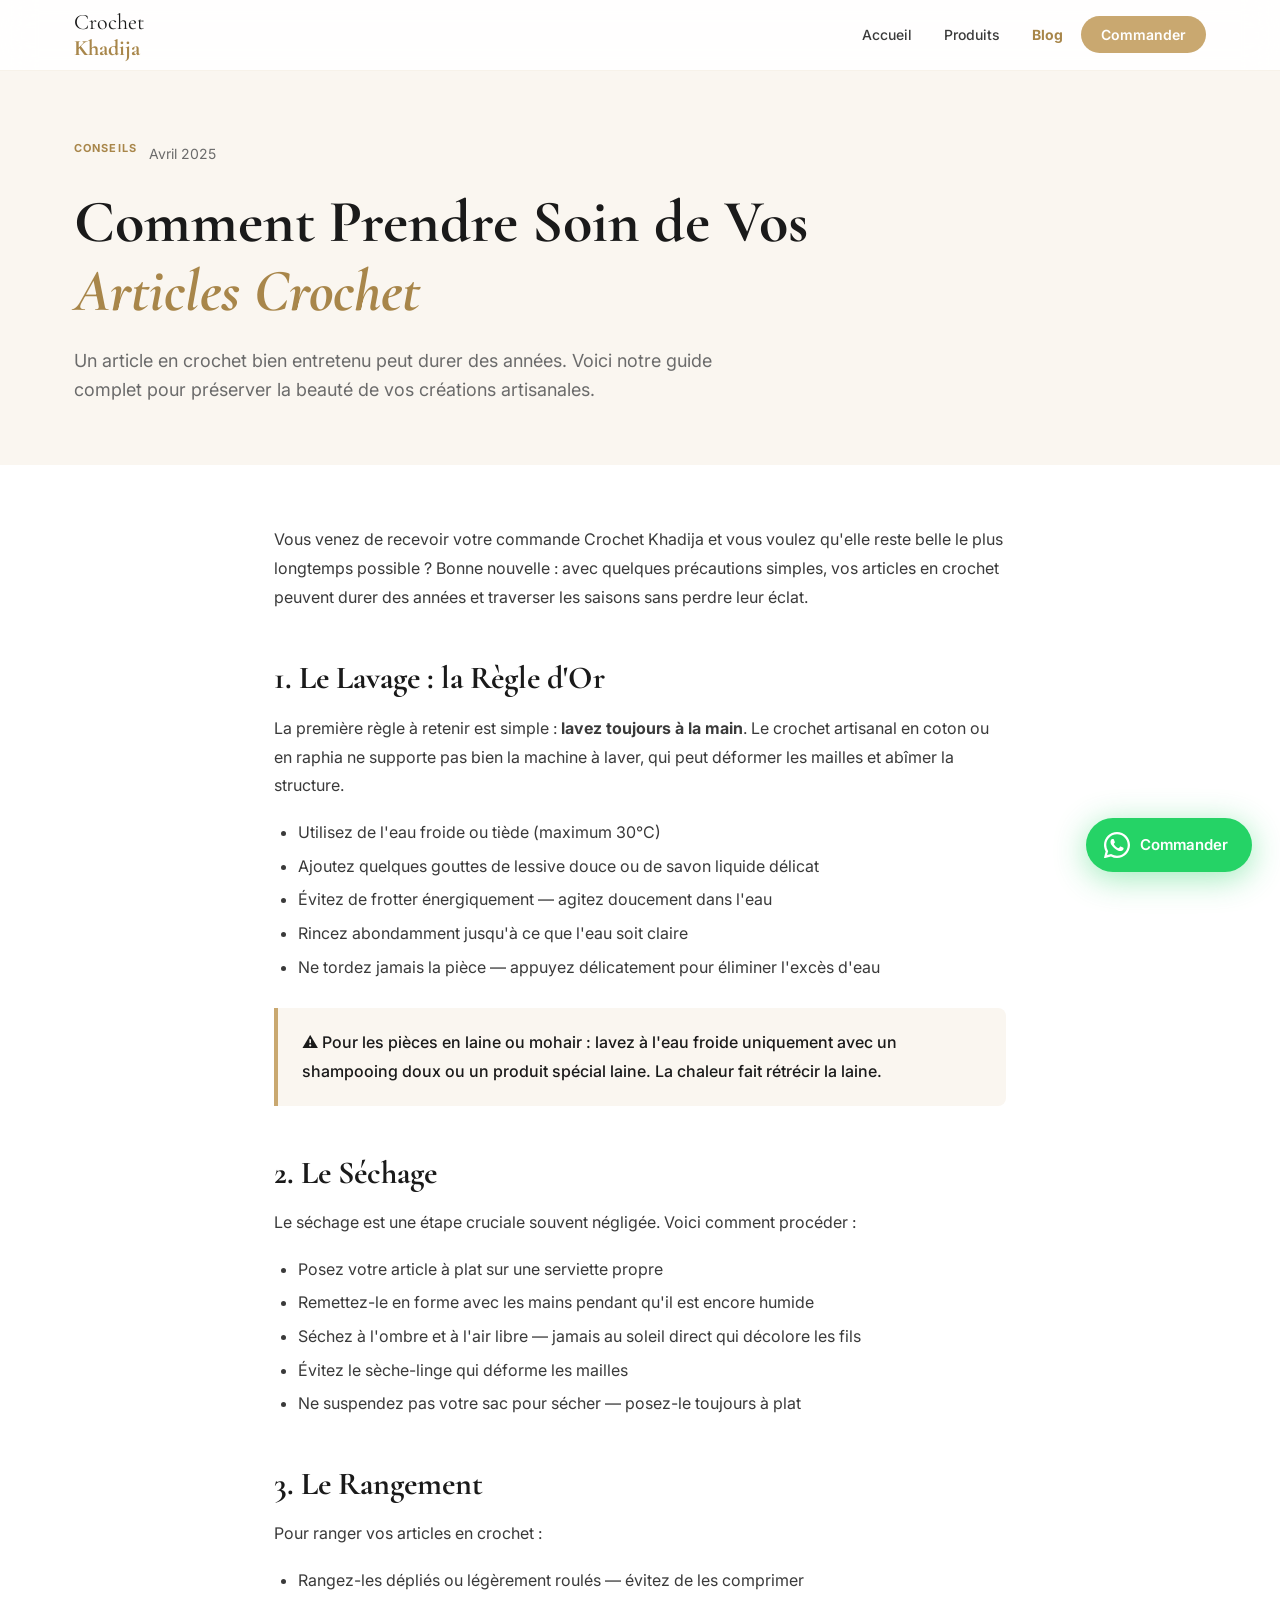
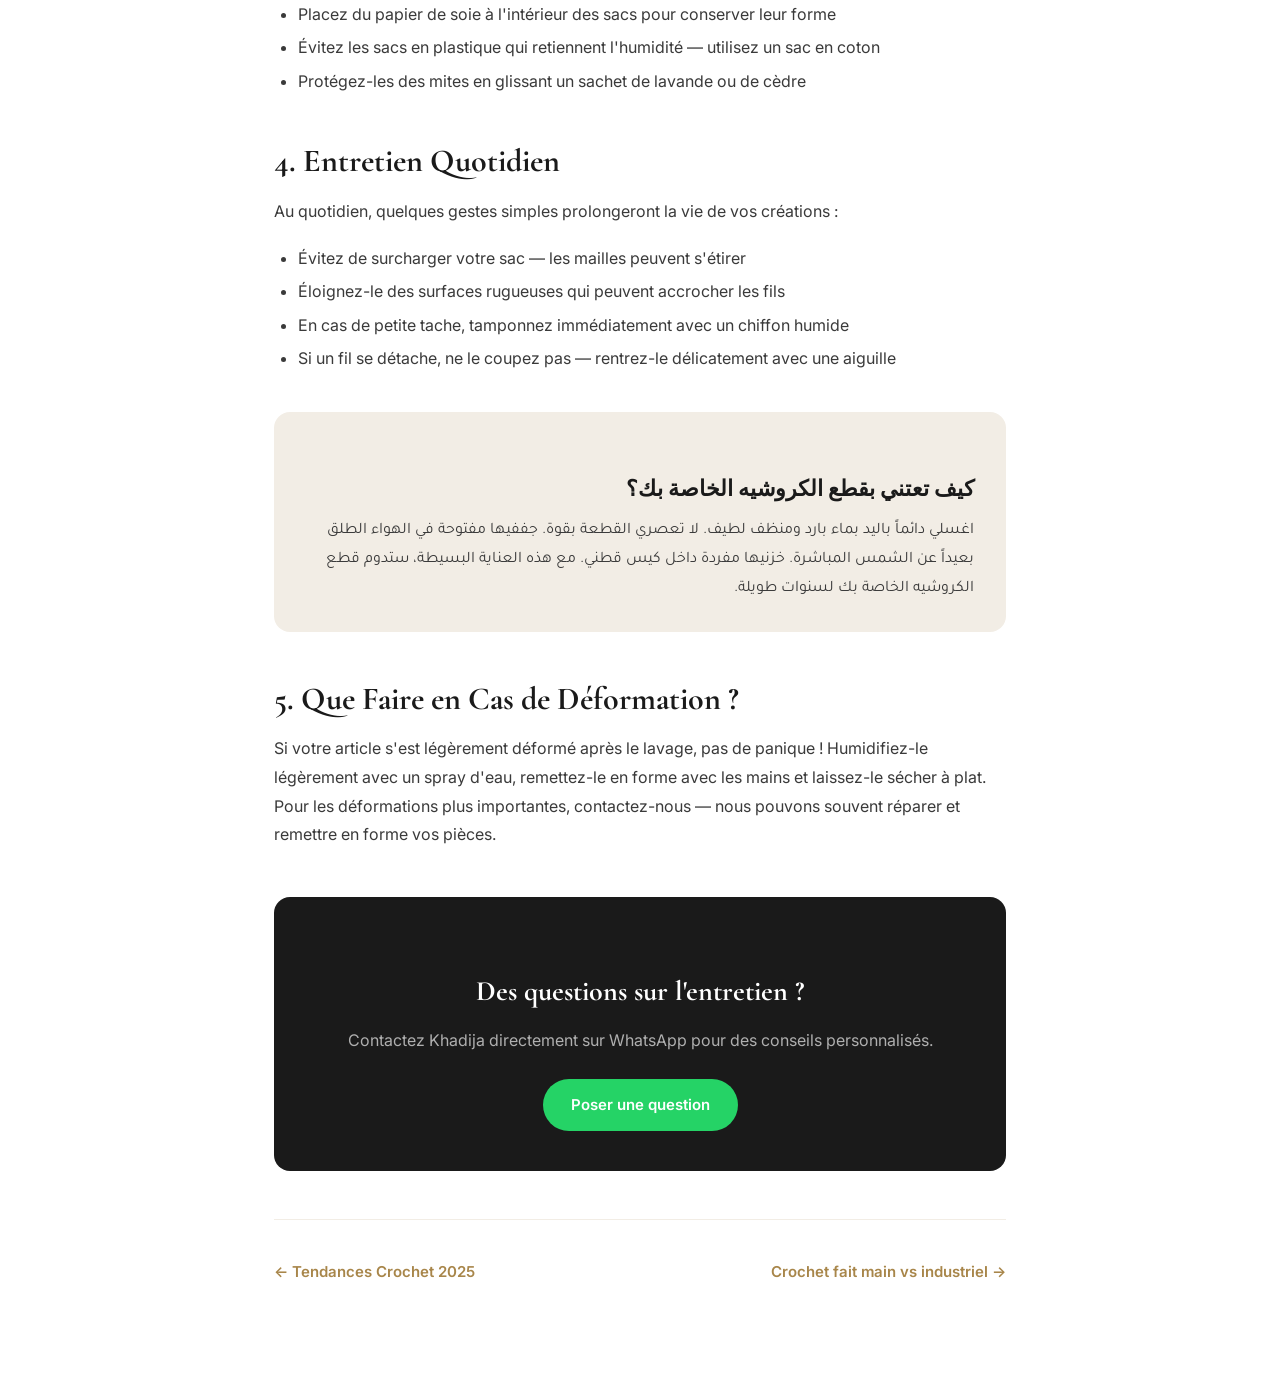
<file: blog/soin-articles-crochet.html>
<!DOCTYPE html>
<html lang="fr">
<head>
  <meta charset="UTF-8" />
  <meta name="viewport" content="width=device-width, initial-scale=1.0" />
  <title>Comment Prendre Soin de Vos Articles Crochet | Crochet Khadija</title>
  <meta name="description" content="Guide complet pour entretenir vos articles en crochet fait main : lavage, séchage, rangement. Faites durer vos créations artisanales des années." />
  <meta name="keywords" content="entretien crochet, laver crochet, soin sac crochet, durabilité crochet, العناية بالكروشيه" />
  <link rel="canonical" href="https://crochetkhadija.ma/blog/soin-articles-crochet.html" />
  <link rel="preconnect" href="https://fonts.googleapis.com" />
  <link href="https://fonts.googleapis.com/css2?family=Cormorant+Garamond:ital,wght@0,400;0,600;1,400&family=Inter:wght@300;400;500;600&family=Tajawal:wght@400;500;700&display=swap" rel="stylesheet" />
  <link rel="stylesheet" href="../css/style.css" />
  <link rel="stylesheet" href="../css/blog.css" />
</head>
<body>
  <a href="https://wa.me/212715361382?text=Bonjour%20Khadija%2C%20je%20veux%20commander%20!" class="wa-float" target="_blank" rel="noopener" aria-label="WhatsApp"><svg viewBox="0 0 24 24" fill="currentColor"><path d="M17.472 14.382c-.297-.149-1.758-.867-2.03-.967-.273-.099-.471-.148-.67.15-.197.297-.767.966-.94 1.164-.173.199-.347.223-.644.075-.297-.15-1.255-.463-2.39-1.475-.883-.788-1.48-1.761-1.653-2.059-.173-.297-.018-.458.13-.606.134-.133.298-.347.446-.52.149-.174.198-.298.298-.497.099-.198.05-.371-.025-.52-.075-.149-.669-1.612-.916-2.207-.242-.579-.487-.5-.669-.51-.173-.008-.371-.01-.57-.01-.198 0-.52.074-.792.372-.272.297-1.04 1.016-1.04 2.479 0 1.462 1.065 2.875 1.213 3.074.149.198 2.096 3.2 5.077 4.487.709.306 1.262.489 1.694.625.712.227 1.36.195 1.871.118.571-.085 1.758-.719 2.006-1.413.248-.694.248-1.289.173-1.413-.074-.124-.272-.198-.57-.347z"/><path d="M12 0C5.373 0 0 5.373 0 12c0 2.127.558 4.123 1.532 5.86L.057 23.5a.5.5 0 0 0 .614.612l5.765-1.512A11.942 11.942 0 0 0 12 24c6.627 0 12-5.373 12-12S18.627 0 12 0zm0 21.9a9.9 9.9 0 0 1-5.048-1.382l-.36-.214-3.742.981.998-3.648-.234-.374A9.861 9.861 0 0 1 2.1 12C2.1 6.534 6.534 2.1 12 2.1c5.467 0 9.9 4.434 9.9 9.9 0 5.467-4.433 9.9-9.9 9.9z"/></svg><span>Commander</span></a>
  <header class="header" id="header">
    <nav class="nav container">
      <a href="../index.html" class="nav-logo"><span class="nav-logo-text">Crochet<br><strong>Khadija</strong></span></a>
      <ul class="nav-menu" id="navMenu">
        <li><a href="../index.html" class="nav-link">Accueil</a></li>
        <li><a href="../index.html#produits" class="nav-link">Produits</a></li>
        <li><a href="../blog.html" class="nav-link" style="color:var(--gold-dark);font-weight:700">Blog</a></li>
        <li><a href="https://wa.me/212715361382" class="nav-cta" target="_blank" rel="noopener">Commander</a></li>
      </ul>
      <button class="nav-burger" id="navBurger" aria-label="Menu"><span></span><span></span><span></span></button>
    </nav>
  </header>

  <div class="article-hero">
    <div class="container">
      <div class="article-meta"><span class="blog-tag">Conseils</span><span class="blog-date">Avril 2025</span></div>
      <h1 class="article-title">Comment Prendre Soin de Vos <em>Articles Crochet</em></h1>
      <p class="article-excerpt">Un article en crochet bien entretenu peut durer des années. Voici notre guide complet pour préserver la beauté de vos créations artisanales.</p>
    </div>
  </div>

  <article class="article-body">
    <p>Vous venez de recevoir votre commande Crochet Khadija et vous voulez qu'elle reste belle le plus longtemps possible ? Bonne nouvelle : avec quelques précautions simples, vos articles en crochet peuvent durer des années et traverser les saisons sans perdre leur éclat.</p>

    <h2>1. Le Lavage : la Règle d'Or</h2>
    <p>La première règle à retenir est simple : <strong>lavez toujours à la main</strong>. Le crochet artisanal en coton ou en raphia ne supporte pas bien la machine à laver, qui peut déformer les mailles et abîmer la structure.</p>
    <ul>
      <li>Utilisez de l'eau froide ou tiède (maximum 30°C)</li>
      <li>Ajoutez quelques gouttes de lessive douce ou de savon liquide délicat</li>
      <li>Évitez de frotter énergiquement — agitez doucement dans l'eau</li>
      <li>Rincez abondamment jusqu'à ce que l'eau soit claire</li>
      <li>Ne tordez jamais la pièce — appuyez délicatement pour éliminer l'excès d'eau</li>
    </ul>

    <div class="highlight-box"><p>⚠️ Pour les pièces en laine ou mohair : lavez à l'eau froide uniquement avec un shampooing doux ou un produit spécial laine. La chaleur fait rétrécir la laine.</p></div>

    <h2>2. Le Séchage</h2>
    <p>Le séchage est une étape cruciale souvent négligée. Voici comment procéder :</p>
    <ul>
      <li>Posez votre article à plat sur une serviette propre</li>
      <li>Remettez-le en forme avec les mains pendant qu'il est encore humide</li>
      <li>Séchez à l'ombre et à l'air libre — jamais au soleil direct qui décolore les fils</li>
      <li>Évitez le sèche-linge qui déforme les mailles</li>
      <li>Ne suspendez pas votre sac pour sécher — posez-le toujours à plat</li>
    </ul>

    <h2>3. Le Rangement</h2>
    <p>Pour ranger vos articles en crochet :</p>
    <ul>
      <li>Rangez-les dépliés ou légèrement roulés — évitez de les comprimer</li>
      <li>Placez du papier de soie à l'intérieur des sacs pour conserver leur forme</li>
      <li>Évitez les sacs en plastique qui retiennent l'humidité — utilisez un sac en coton</li>
      <li>Protégez-les des mites en glissant un sachet de lavande ou de cèdre</li>
    </ul>

    <h2>4. Entretien Quotidien</h2>
    <p>Au quotidien, quelques gestes simples prolongeront la vie de vos créations :</p>
    <ul>
      <li>Évitez de surcharger votre sac — les mailles peuvent s'étirer</li>
      <li>Éloignez-le des surfaces rugueuses qui peuvent accrocher les fils</li>
      <li>En cas de petite tache, tamponnez immédiatement avec un chiffon humide</li>
      <li>Si un fil se détache, ne le coupez pas — rentrez-le délicatement avec une aiguille</li>
    </ul>

    <div class="article-ar">
      <h3>كيف تعتني بقطع الكروشيه الخاصة بك؟</h3>
      <p>اغسلي دائماً باليد بماء بارد ومنظف لطيف. لا تعصري القطعة بقوة. جففيها مفتوحة في الهواء الطلق بعيداً عن الشمس المباشرة. خزنيها مفردة داخل كيس قطني. مع هذه العناية البسيطة، ستدوم قطع الكروشيه الخاصة بك لسنوات طويلة.</p>
    </div>

    <h2>5. Que Faire en Cas de Déformation ?</h2>
    <p>Si votre article s'est légèrement déformé après le lavage, pas de panique ! Humidifiez-le légèrement avec un spray d'eau, remettez-le en forme avec les mains et laissez-le sécher à plat. Pour les déformations plus importantes, contactez-nous — nous pouvons souvent réparer et remettre en forme vos pièces.</p>

    <div class="article-cta">
      <h3>Des questions sur l'entretien ?</h3>
      <p>Contactez Khadija directement sur WhatsApp pour des conseils personnalisés.</p>
      <a href="https://wa.me/212715361382?text=Bonjour%20Khadija%2C%20j%27ai%20une%20question%20sur%20l%27entretien%20de%20mon%20article%20!" class="btn btn--wa" target="_blank" rel="noopener">Poser une question</a>
    </div>

    <div class="article-nav">
      <a href="tendances-crochet-2025.html">← Tendances Crochet 2025</a>
      <a href="crochet-vs-industriel.html">Crochet fait main vs industriel →</a>
    </div>
  </article>

  <script>const h=document.getElementById('header');window.addEventListener('scroll',()=>h.classList.toggle('scrolled',scrollY>20));const b=document.getElementById('navBurger'),m=document.getElementById('navMenu');b.addEventListener('click',()=>m.classList.toggle('open'));</script>
</body>
</html>
</file>
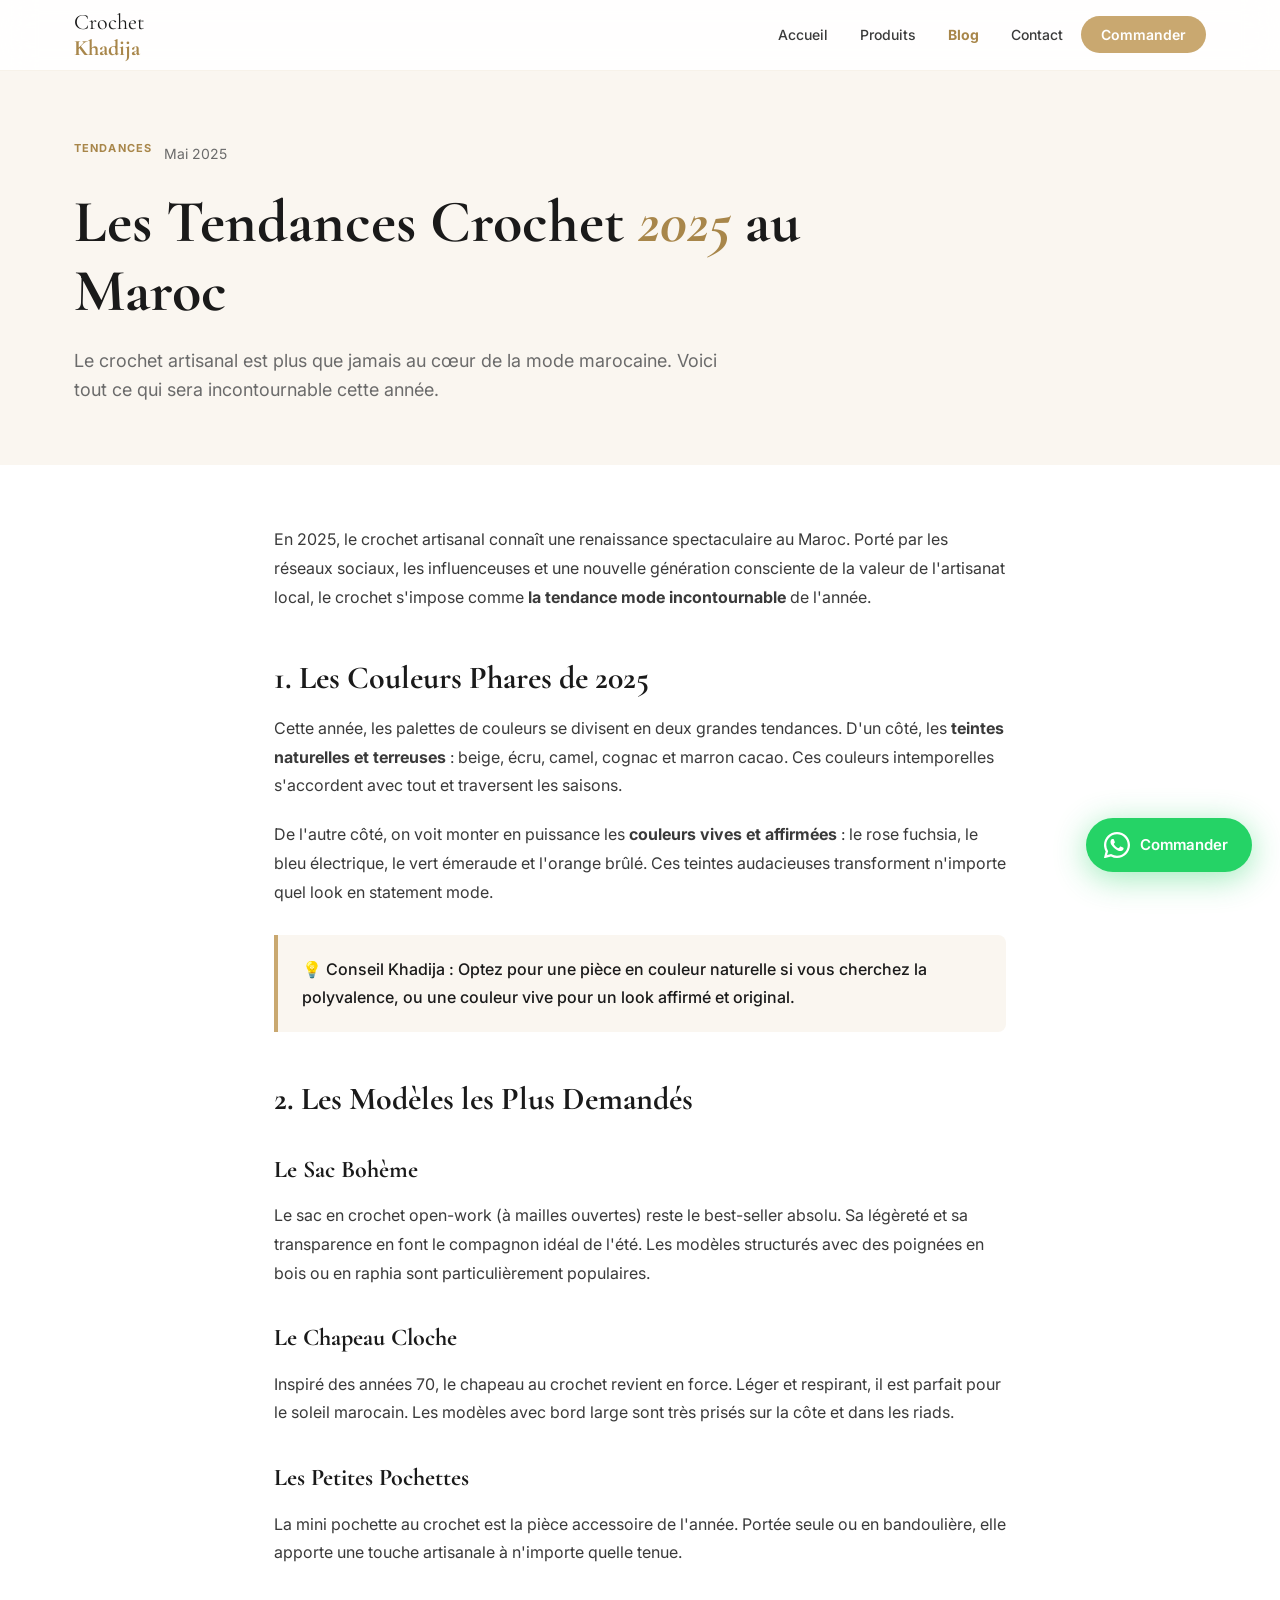
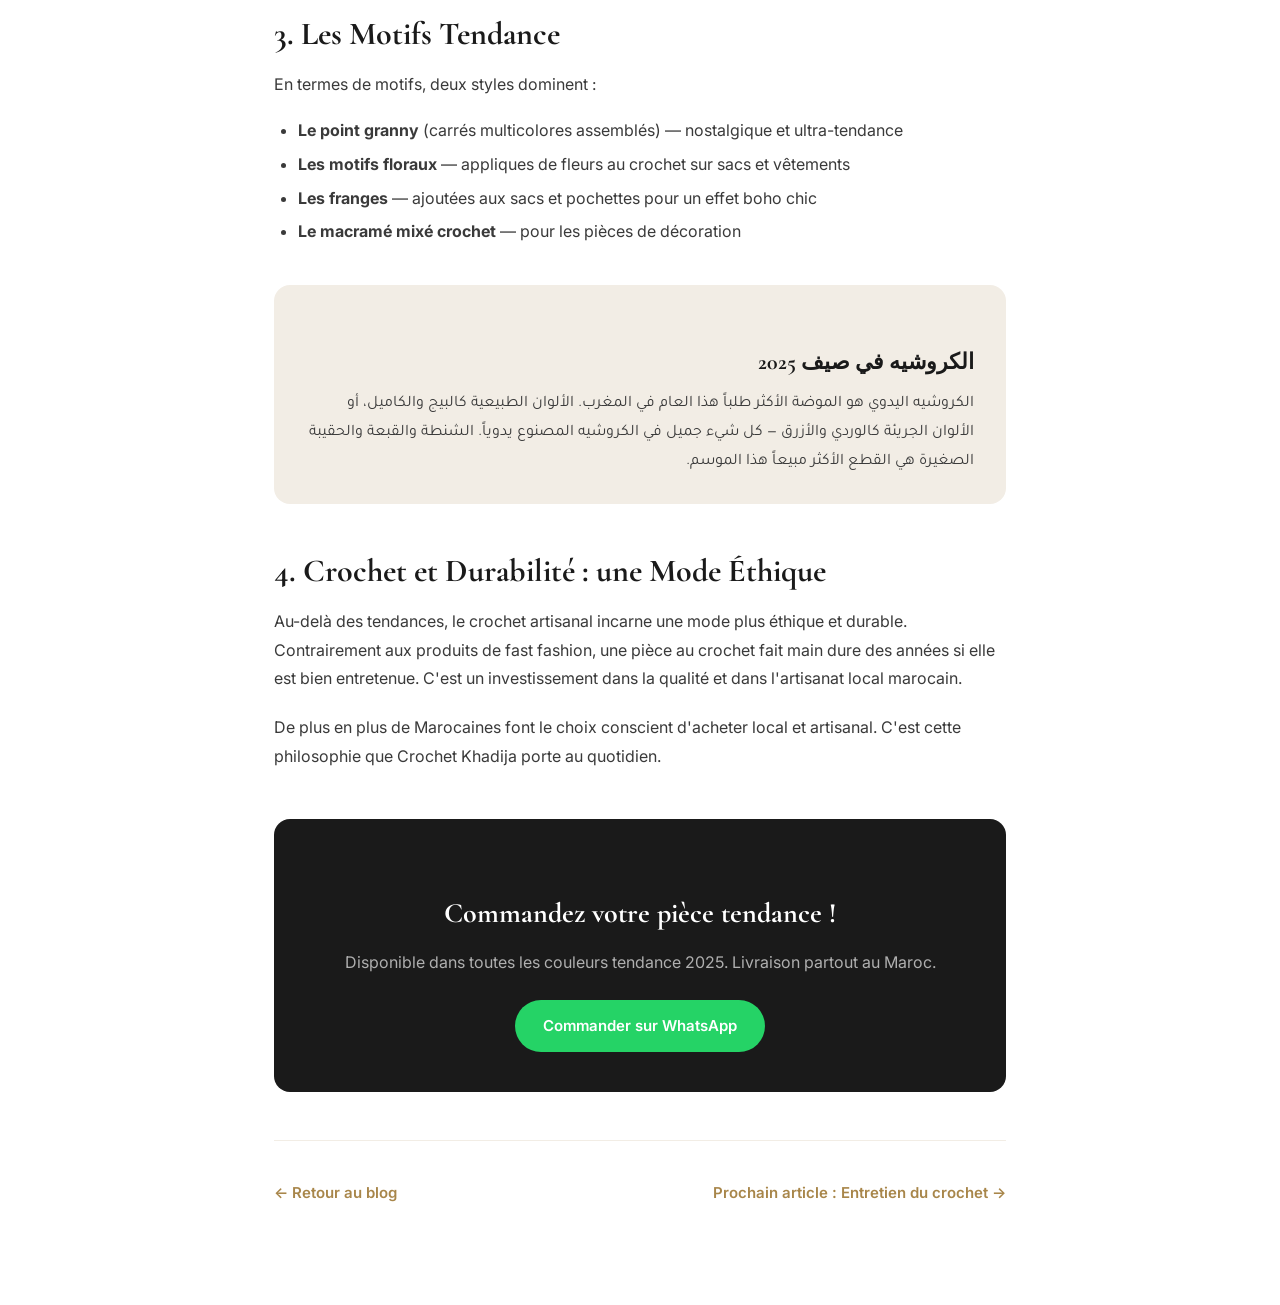
<file: blog/tendances-crochet-2025.html>
<!DOCTYPE html>
<html lang="fr">
<head>
  <meta charset="UTF-8" />
  <meta name="viewport" content="width=device-width, initial-scale=1.0" />
  <title>Les Tendances Crochet 2025 au Maroc | Crochet Khadija</title>
  <meta name="description" content="Découvrez les tendances crochet 2025 au Maroc : couleurs, styles et modèles incontournables. Sacs, chapeaux, accessoires — tout ce qui sera à la mode cette année." />
  <meta name="keywords" content="tendances crochet 2025, mode crochet maroc, sac crochet tendance, accessoires crochet 2025, كروشيه موضة 2025" />
  <link rel="canonical" href="https://crochetkhadija.ma/blog/tendances-crochet-2025.html" />
  <link rel="preconnect" href="https://fonts.googleapis.com" />
  <link href="https://fonts.googleapis.com/css2?family=Cormorant+Garamond:ital,wght@0,400;0,600;1,400&family=Inter:wght@300;400;500;600&family=Tajawal:wght@400;500;700&display=swap" rel="stylesheet" />
  <link rel="stylesheet" href="../css/style.css" />
  <link rel="stylesheet" href="../css/blog.css" />
  <script type="application/ld+json">{"@context":"https://schema.org","@type":"Article","headline":"Les Tendances Crochet 2025 au Maroc","author":{"@type":"Person","name":"Khadija"},"publisher":{"@type":"Organization","name":"Crochet Khadija"},"datePublished":"2025-05-01","description":"Tendances crochet 2025 au Maroc : styles, couleurs et modèles incontournables."}</script>
</head>
<body>
  <a href="https://wa.me/212715361382?text=Bonjour%20Khadija%2C%20je%20veux%20commander%20!" class="wa-float" target="_blank" rel="noopener" aria-label="WhatsApp"><svg viewBox="0 0 24 24" fill="currentColor"><path d="M17.472 14.382c-.297-.149-1.758-.867-2.03-.967-.273-.099-.471-.148-.67.15-.197.297-.767.966-.94 1.164-.173.199-.347.223-.644.075-.297-.15-1.255-.463-2.39-1.475-.883-.788-1.48-1.761-1.653-2.059-.173-.297-.018-.458.13-.606.134-.133.298-.347.446-.52.149-.174.198-.298.298-.497.099-.198.05-.371-.025-.52-.075-.149-.669-1.612-.916-2.207-.242-.579-.487-.5-.669-.51-.173-.008-.371-.01-.57-.01-.198 0-.52.074-.792.372-.272.297-1.04 1.016-1.04 2.479 0 1.462 1.065 2.875 1.213 3.074.149.198 2.096 3.2 5.077 4.487.709.306 1.262.489 1.694.625.712.227 1.36.195 1.871.118.571-.085 1.758-.719 2.006-1.413.248-.694.248-1.289.173-1.413-.074-.124-.272-.198-.57-.347z"/><path d="M12 0C5.373 0 0 5.373 0 12c0 2.127.558 4.123 1.532 5.86L.057 23.5a.5.5 0 0 0 .614.612l5.765-1.512A11.942 11.942 0 0 0 12 24c6.627 0 12-5.373 12-12S18.627 0 12 0zm0 21.9a9.9 9.9 0 0 1-5.048-1.382l-.36-.214-3.742.981.998-3.648-.234-.374A9.861 9.861 0 0 1 2.1 12C2.1 6.534 6.534 2.1 12 2.1c5.467 0 9.9 4.434 9.9 9.9 0 5.467-4.433 9.9-9.9 9.9z"/></svg><span>Commander</span></a>

  <header class="header" id="header">
    <nav class="nav container">
      <a href="../index.html" class="nav-logo"><span class="nav-logo-text">Crochet<br><strong>Khadija</strong></span></a>
      <ul class="nav-menu" id="navMenu">
        <li><a href="../index.html" class="nav-link">Accueil</a></li>
        <li><a href="../index.html#produits" class="nav-link">Produits</a></li>
        <li><a href="../blog.html" class="nav-link" style="color:var(--gold-dark);font-weight:700">Blog</a></li>
        <li><a href="../index.html#contact" class="nav-link">Contact</a></li>
        <li><a href="https://wa.me/212715361382" class="nav-cta" target="_blank" rel="noopener">Commander</a></li>
      </ul>
      <button class="nav-burger" id="navBurger" aria-label="Menu"><span></span><span></span><span></span></button>
    </nav>
  </header>

  <div class="article-hero">
    <div class="container">
      <div class="article-meta">
        <span class="blog-tag">Tendances</span>
        <span class="blog-date">Mai 2025</span>
      </div>
      <h1 class="article-title">Les Tendances Crochet <em>2025</em> au Maroc</h1>
      <p class="article-excerpt">Le crochet artisanal est plus que jamais au cœur de la mode marocaine. Voici tout ce qui sera incontournable cette année.</p>
    </div>
  </div>

  <article class="article-body">

    <p>En 2025, le crochet artisanal connaît une renaissance spectaculaire au Maroc. Porté par les réseaux sociaux, les influenceuses et une nouvelle génération consciente de la valeur de l'artisanat local, le crochet s'impose comme <strong>la tendance mode incontournable</strong> de l'année.</p>

    <h2>1. Les Couleurs Phares de 2025</h2>
    <p>Cette année, les palettes de couleurs se divisent en deux grandes tendances. D'un côté, les <strong>teintes naturelles et terreuses</strong> : beige, écru, camel, cognac et marron cacao. Ces couleurs intemporelles s'accordent avec tout et traversent les saisons.</p>
    <p>De l'autre côté, on voit monter en puissance les <strong>couleurs vives et affirmées</strong> : le rose fuchsia, le bleu électrique, le vert émeraude et l'orange brûlé. Ces teintes audacieuses transforment n'importe quel look en statement mode.</p>

    <div class="highlight-box"><p>💡 Conseil Khadija : Optez pour une pièce en couleur naturelle si vous cherchez la polyvalence, ou une couleur vive pour un look affirmé et original.</p></div>

    <h2>2. Les Modèles les Plus Demandés</h2>
    <h3>Le Sac Bohème</h3>
    <p>Le sac en crochet open-work (à mailles ouvertes) reste le best-seller absolu. Sa légèreté et sa transparence en font le compagnon idéal de l'été. Les modèles structurés avec des poignées en bois ou en raphia sont particulièrement populaires.</p>
    <h3>Le Chapeau Cloche</h3>
    <p>Inspiré des années 70, le chapeau au crochet revient en force. Léger et respirant, il est parfait pour le soleil marocain. Les modèles avec bord large sont très prisés sur la côte et dans les riads.</p>
    <h3>Les Petites Pochettes</h3>
    <p>La mini pochette au crochet est la pièce accessoire de l'année. Portée seule ou en bandoulière, elle apporte une touche artisanale à n'importe quelle tenue.</p>

    <h2>3. Les Motifs Tendance</h2>
    <p>En termes de motifs, deux styles dominent :</p>
    <ul>
      <li><strong>Le point granny</strong> (carrés multicolores assemblés) — nostalgique et ultra-tendance</li>
      <li><strong>Les motifs floraux</strong> — appliques de fleurs au crochet sur sacs et vêtements</li>
      <li><strong>Les franges</strong> — ajoutées aux sacs et pochettes pour un effet boho chic</li>
      <li><strong>Le macramé mixé crochet</strong> — pour les pièces de décoration</li>
    </ul>

    <div class="article-ar">
      <h3>الكروشيه في صيف 2025</h3>
      <p>الكروشيه اليدوي هو الموضة الأكثر طلباً هذا العام في المغرب. الألوان الطبيعية كالبيج والكاميل، أو الألوان الجريئة كالوردي والأزرق — كل شيء جميل في الكروشيه المصنوع يدوياً. الشنطة والقبعة والحقيبة الصغيرة هي القطع الأكثر مبيعاً هذا الموسم.</p>
    </div>

    <h2>4. Crochet et Durabilité : une Mode Éthique</h2>
    <p>Au-delà des tendances, le crochet artisanal incarne une mode plus éthique et durable. Contrairement aux produits de fast fashion, une pièce au crochet fait main dure des années si elle est bien entretenue. C'est un investissement dans la qualité et dans l'artisanat local marocain.</p>
    <p>De plus en plus de Marocaines font le choix conscient d'acheter local et artisanal. C'est cette philosophie que Crochet Khadija porte au quotidien.</p>

    <div class="article-cta">
      <h3>Commandez votre pièce tendance !</h3>
      <p>Disponible dans toutes les couleurs tendance 2025. Livraison partout au Maroc.</p>
      <a href="https://wa.me/212715361382?text=Bonjour%20Khadija%2C%20je%20veux%20une%20pi%C3%A8ce%20tendance%202025%20!" class="btn btn--wa" target="_blank" rel="noopener">Commander sur WhatsApp</a>
    </div>

    <div class="article-nav">
      <a href="../blog.html">← Retour au blog</a>
      <a href="soin-articles-crochet.html">Prochain article : Entretien du crochet →</a>
    </div>
  </article>

  <script>const h=document.getElementById('header');window.addEventListener('scroll',()=>h.classList.toggle('scrolled',scrollY>20));const b=document.getElementById('navBurger'),m=document.getElementById('navMenu');b.addEventListener('click',()=>m.classList.toggle('open'));</script>
</body>
</html>
</file>
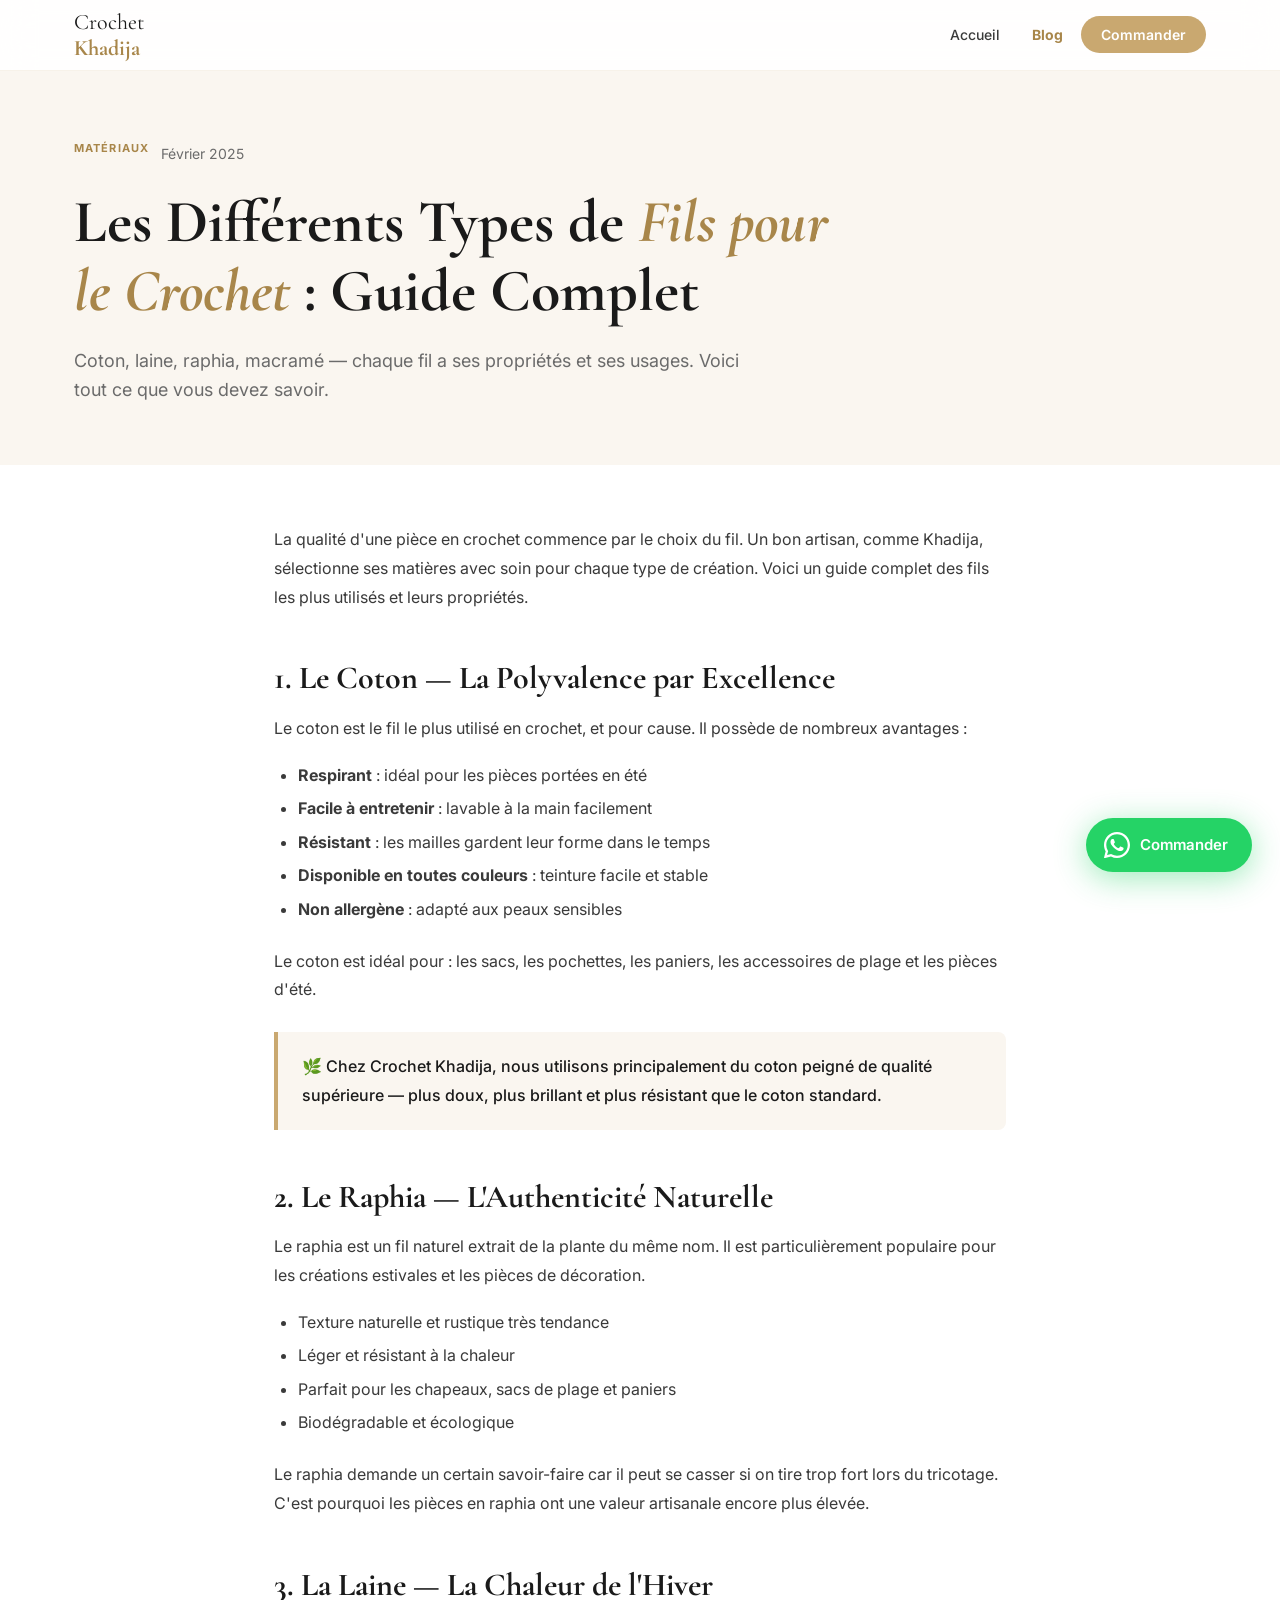
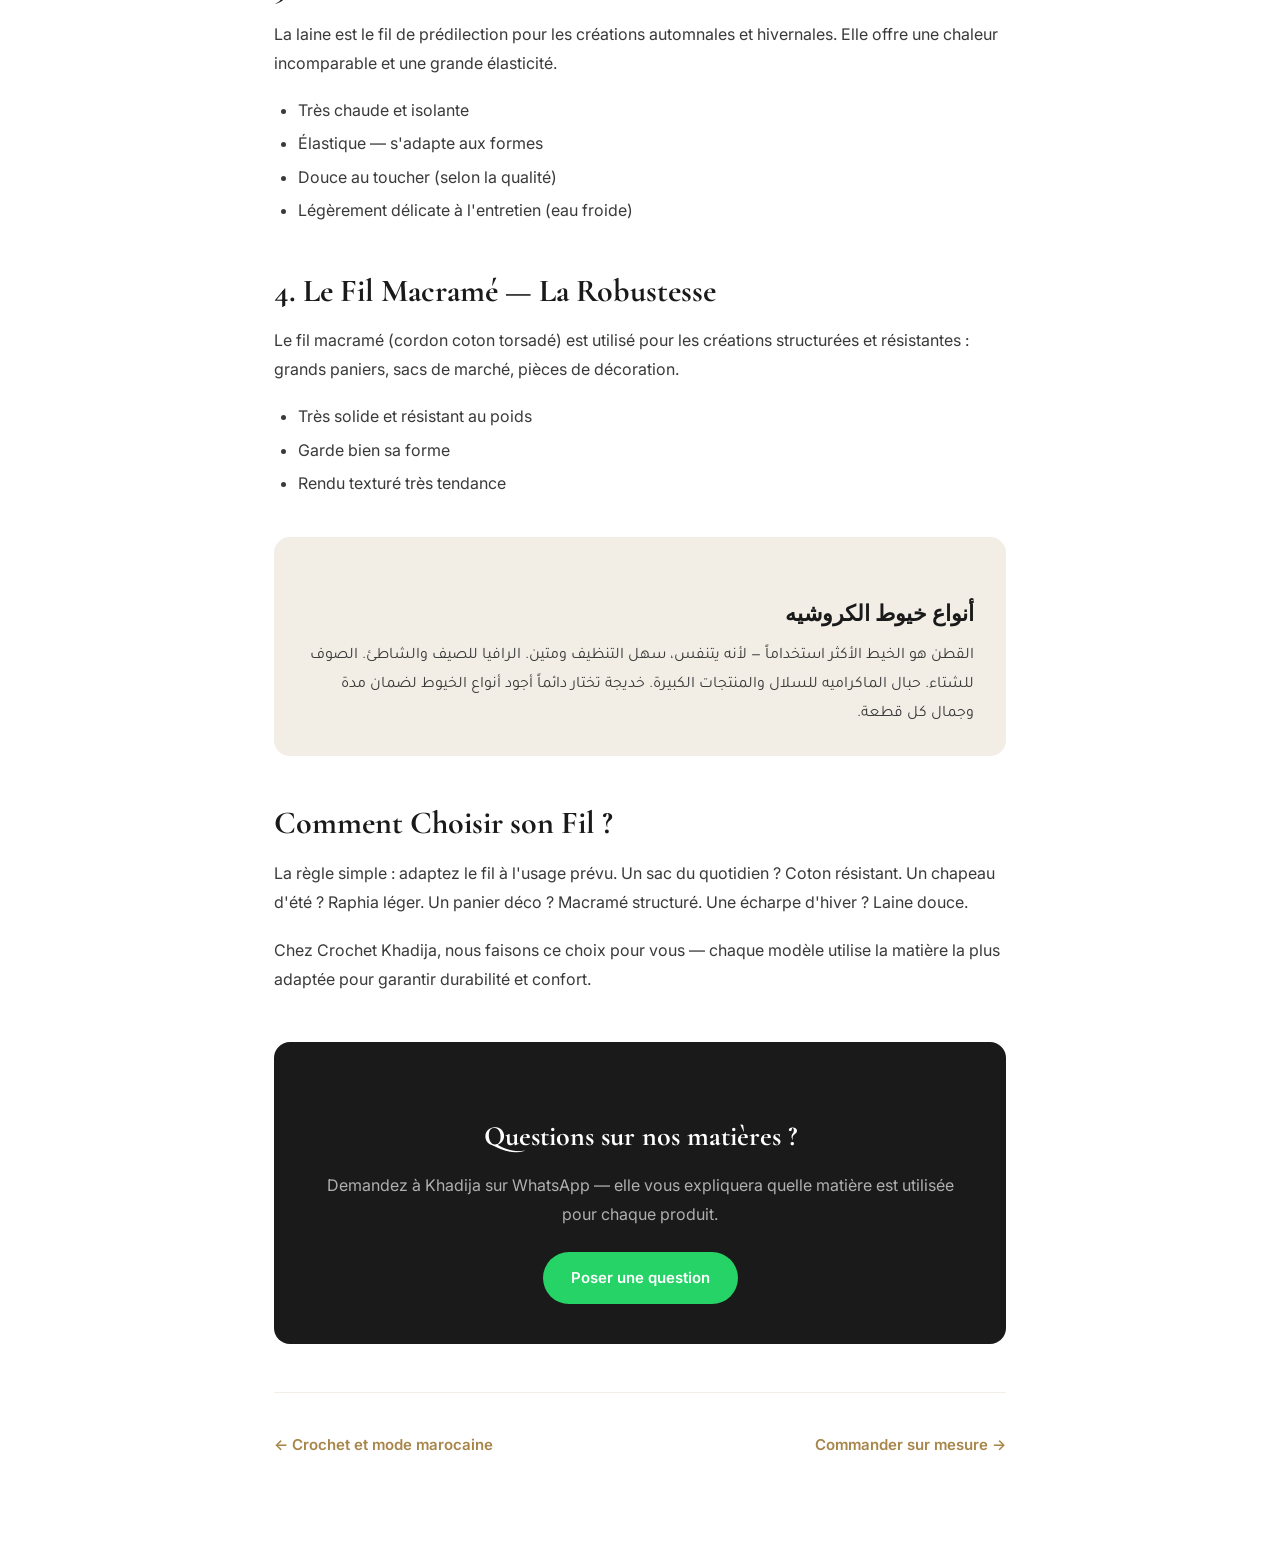
<file: blog/types-fils-crochet.html>
<!DOCTYPE html>
<html lang="fr">
<head>
  <meta charset="UTF-8" /><meta name="viewport" content="width=device-width, initial-scale=1.0" />
  <title>Les Types de Fils pour le Crochet : Guide Complet | Crochet Khadija</title>
  <meta name="description" content="Coton, laine, raphia, macramé — guide complet des fils utilisés en crochet. Découvrez les propriétés de chaque fil et lequel est idéal pour chaque création." />
  <meta name="keywords" content="fils crochet, coton crochet, raphia crochet, laine crochet, types fils artisanat maroc, خيوط الكروشيه" />
  <link rel="preconnect" href="https://fonts.googleapis.com" /><link href="https://fonts.googleapis.com/css2?family=Cormorant+Garamond:ital,wght@0,400;0,600;1,400&family=Inter:wght@300;400;500;600&family=Tajawal:wght@400;500;700&display=swap" rel="stylesheet" />
  <link rel="stylesheet" href="../css/style.css" /><link rel="stylesheet" href="../css/blog.css" />
</head>
<body>
  <a href="https://wa.me/212715361382?text=Bonjour%20!" class="wa-float" target="_blank" rel="noopener" aria-label="WhatsApp"><svg viewBox="0 0 24 24" fill="currentColor"><path d="M17.472 14.382c-.297-.149-1.758-.867-2.03-.967-.273-.099-.471-.148-.67.15-.197.297-.767.966-.94 1.164-.173.199-.347.223-.644.075-.297-.15-1.255-.463-2.39-1.475-.883-.788-1.48-1.761-1.653-2.059-.173-.297-.018-.458.13-.606.134-.133.298-.347.446-.52.149-.174.198-.298.298-.497.099-.198.05-.371-.025-.52-.075-.149-.669-1.612-.916-2.207-.242-.579-.487-.5-.669-.51-.173-.008-.371-.01-.57-.01-.198 0-.52.074-.792.372-.272.297-1.04 1.016-1.04 2.479 0 1.462 1.065 2.875 1.213 3.074.149.198 2.096 3.2 5.077 4.487.709.306 1.262.489 1.694.625.712.227 1.36.195 1.871.118.571-.085 1.758-.719 2.006-1.413.248-.694.248-1.289.173-1.413-.074-.124-.272-.198-.57-.347z"/><path d="M12 0C5.373 0 0 5.373 0 12c0 2.127.558 4.123 1.532 5.86L.057 23.5a.5.5 0 0 0 .614.612l5.765-1.512A11.942 11.942 0 0 0 12 24c6.627 0 12-5.373 12-12S18.627 0 12 0zm0 21.9a9.9 9.9 0 0 1-5.048-1.382l-.36-.214-3.742.981.998-3.648-.234-.374A9.861 9.861 0 0 1 2.1 12C2.1 6.534 6.534 2.1 12 2.1c5.467 0 9.9 4.434 9.9 9.9 0 5.467-4.433 9.9-9.9 9.9z"/></svg><span>Commander</span></a>
  <header class="header" id="header"><nav class="nav container"><a href="../index.html" class="nav-logo"><span class="nav-logo-text">Crochet<br><strong>Khadija</strong></span></a><ul class="nav-menu" id="navMenu"><li><a href="../index.html" class="nav-link">Accueil</a></li><li><a href="../blog.html" class="nav-link" style="color:var(--gold-dark);font-weight:700">Blog</a></li><li><a href="https://wa.me/212715361382" class="nav-cta" target="_blank" rel="noopener">Commander</a></li></ul><button class="nav-burger" id="navBurger" aria-label="Menu"><span></span><span></span><span></span></button></nav></header>

  <div class="article-hero"><div class="container"><div class="article-meta"><span class="blog-tag">Matériaux</span><span class="blog-date">Février 2025</span></div><h1 class="article-title">Les Différents Types de <em>Fils pour le Crochet</em> : Guide Complet</h1><p class="article-excerpt">Coton, laine, raphia, macramé — chaque fil a ses propriétés et ses usages. Voici tout ce que vous devez savoir.</p></div></div>

  <article class="article-body">
    <p>La qualité d'une pièce en crochet commence par le choix du fil. Un bon artisan, comme Khadija, sélectionne ses matières avec soin pour chaque type de création. Voici un guide complet des fils les plus utilisés et leurs propriétés.</p>

    <h2>1. Le Coton — La Polyvalence par Excellence</h2>
    <p>Le coton est le fil le plus utilisé en crochet, et pour cause. Il possède de nombreux avantages :</p>
    <ul>
      <li><strong>Respirant</strong> : idéal pour les pièces portées en été</li>
      <li><strong>Facile à entretenir</strong> : lavable à la main facilement</li>
      <li><strong>Résistant</strong> : les mailles gardent leur forme dans le temps</li>
      <li><strong>Disponible en toutes couleurs</strong> : teinture facile et stable</li>
      <li><strong>Non allergène</strong> : adapté aux peaux sensibles</li>
    </ul>
    <p>Le coton est idéal pour : les sacs, les pochettes, les paniers, les accessoires de plage et les pièces d'été.</p>

    <div class="highlight-box"><p>🌿 Chez Crochet Khadija, nous utilisons principalement du coton peigné de qualité supérieure — plus doux, plus brillant et plus résistant que le coton standard.</p></div>

    <h2>2. Le Raphia — L'Authenticité Naturelle</h2>
    <p>Le raphia est un fil naturel extrait de la plante du même nom. Il est particulièrement populaire pour les créations estivales et les pièces de décoration.</p>
    <ul>
      <li>Texture naturelle et rustique très tendance</li>
      <li>Léger et résistant à la chaleur</li>
      <li>Parfait pour les chapeaux, sacs de plage et paniers</li>
      <li>Biodégradable et écologique</li>
    </ul>
    <p>Le raphia demande un certain savoir-faire car il peut se casser si on tire trop fort lors du tricotage. C'est pourquoi les pièces en raphia ont une valeur artisanale encore plus élevée.</p>

    <h2>3. La Laine — La Chaleur de l'Hiver</h2>
    <p>La laine est le fil de prédilection pour les créations automnales et hivernales. Elle offre une chaleur incomparable et une grande élasticité.</p>
    <ul>
      <li>Très chaude et isolante</li>
      <li>Élastique — s'adapte aux formes</li>
      <li>Douce au toucher (selon la qualité)</li>
      <li>Légèrement délicate à l'entretien (eau froide)</li>
    </ul>

    <h2>4. Le Fil Macramé — La Robustesse</h2>
    <p>Le fil macramé (cordon coton torsadé) est utilisé pour les créations structurées et résistantes : grands paniers, sacs de marché, pièces de décoration.</p>
    <ul>
      <li>Très solide et résistant au poids</li>
      <li>Garde bien sa forme</li>
      <li>Rendu texturé très tendance</li>
    </ul>

    <div class="article-ar">
      <h3>أنواع خيوط الكروشيه</h3>
      <p>القطن هو الخيط الأكثر استخداماً — لأنه يتنفس، سهل التنظيف ومتين. الرافيا للصيف والشاطئ. الصوف للشتاء. حبال الماكراميه للسلال والمنتجات الكبيرة. خديجة تختار دائماً أجود أنواع الخيوط لضمان مدة وجمال كل قطعة.</p>
    </div>

    <h2>Comment Choisir son Fil ?</h2>
    <p>La règle simple : adaptez le fil à l'usage prévu. Un sac du quotidien ? Coton résistant. Un chapeau d'été ? Raphia léger. Un panier déco ? Macramé structuré. Une écharpe d'hiver ? Laine douce.</p>
    <p>Chez Crochet Khadija, nous faisons ce choix pour vous — chaque modèle utilise la matière la plus adaptée pour garantir durabilité et confort.</p>

    <div class="article-cta">
      <h3>Questions sur nos matières ?</h3>
      <p>Demandez à Khadija sur WhatsApp — elle vous expliquera quelle matière est utilisée pour chaque produit.</p>
      <a href="https://wa.me/212715361382?text=Bonjour%20Khadija%2C%20j%27ai%20une%20question%20sur%20les%20mati%C3%A8res%20utilis%C3%A9es%20!" class="btn btn--wa" target="_blank" rel="noopener">Poser une question</a>
    </div>

    <div class="article-nav"><a href="crochet-mode-marocaine.html">← Crochet et mode marocaine</a><a href="commande-personnalisee-crochet.html">Commander sur mesure →</a></div>
  </article>
  <script>const h=document.getElementById('header');window.addEventListener('scroll',()=>h.classList.toggle('scrolled',scrollY>20));const b=document.getElementById('navBurger'),m=document.getElementById('navMenu');b.addEventListener('click',()=>m.classList.toggle('open'));</script>
</body>
</html>
</file>
<file: css/style.css>
/* ===================== VARIABLES ===================== */
:root {
  --gold: #C9A870;
  --gold-dark: #A8864A;
  --gold-light: #E8D5B4;
  --dark: #1a1a1a;
  --dark-2: #2d2d2d;
  --cream: #FAF6F0;
  --cream-2: #F2EDE5;
  --text: #3a3a3a;
  --text-light: #6b6b6b;
  --white: #ffffff;
  --wa-green: #25D366;
  --wa-dark: #128C7E;
  --radius: 16px;
  --radius-sm: 8px;
  --shadow: 0 4px 24px rgba(0,0,0,0.08);
  --shadow-lg: 0 12px 48px rgba(0,0,0,0.14);
  --transition: all 0.3s cubic-bezier(0.4, 0, 0.2, 1);
}

/* ===================== RESET & BASE ===================== */
*, *::before, *::after { box-sizing: border-box; margin: 0; padding: 0; }

html { scroll-behavior: smooth; font-size: 16px; }

body {
  font-family: 'Inter', sans-serif;
  color: var(--text);
  background: var(--white);
  line-height: 1.6;
  overflow-x: hidden;
}

.ar { font-family: 'Tajawal', sans-serif; direction: rtl; display: block; }

img { max-width: 100%; display: block; }

a { color: inherit; text-decoration: none; }

ul { list-style: none; }

.container {
  max-width: 1180px;
  margin: 0 auto;
  padding: 0 24px;
}

.section { padding: 96px 0; }

/* ===================== FLOATING WHATSAPP ===================== */
.wa-float {
  position: fixed;
  bottom: 28px;
  right: 28px;
  z-index: 9999;
  background: var(--wa-green);
  color: white;
  border-radius: 60px;
  padding: 14px 24px 14px 18px;
  display: flex;
  align-items: center;
  gap: 10px;
  font-weight: 600;
  font-size: 15px;
  box-shadow: 0 6px 32px rgba(37,211,102,0.45);
  transition: var(--transition);
  animation: wa-pulse 2.5s infinite;
}
.wa-float svg { width: 26px; height: 26px; flex-shrink: 0; }
.wa-float:hover { background: var(--wa-dark); transform: translateY(-2px) scale(1.04); box-shadow: 0 10px 40px rgba(37,211,102,0.5); }

@keyframes wa-pulse {
  0%, 100% { box-shadow: 0 6px 32px rgba(37,211,102,0.45); }
  50% { box-shadow: 0 6px 48px rgba(37,211,102,0.7); }
}

/* ===================== HEADER / NAV ===================== */
.header {
  position: fixed;
  top: 0;
  left: 0;
  right: 0;
  z-index: 1000;
  background: rgba(255,255,255,0.9);
  backdrop-filter: blur(16px);
  -webkit-backdrop-filter: blur(16px);
  border-bottom: 1px solid rgba(201,168,112,0.15);
  transition: var(--transition);
}
.header.scrolled { box-shadow: var(--shadow); }

.nav {
  display: flex;
  align-items: center;
  justify-content: space-between;
  height: 70px;
  gap: 24px;
}

.nav-logo {
  display: flex;
  align-items: center;
  gap: 10px;
  flex-shrink: 0;
}
.nav-logo-img { height: 52px; width: auto; }
.nav-logo-text {
  font-family: 'Cormorant Garamond', serif;
  font-size: 22px;
  line-height: 1.2;
  color: var(--dark);
}
.nav-logo-text strong { color: var(--gold-dark); }

.nav-menu {
  display: flex;
  align-items: center;
  gap: 4px;
}

.nav-link {
  padding: 8px 14px;
  border-radius: var(--radius-sm);
  font-size: 14px;
  font-weight: 500;
  color: var(--text);
  transition: var(--transition);
  white-space: nowrap;
}
.nav-link:hover { color: var(--gold-dark); background: var(--cream); }
.nav-link--offer { color: #e05c1a; font-weight: 600; }
.nav-link--offer:hover { background: #fff4ed; color: #e05c1a; }

.nav-cta {
  background: var(--gold);
  color: var(--white);
  padding: 10px 20px;
  border-radius: 50px;
  font-size: 14px;
  font-weight: 600;
  transition: var(--transition);
  white-space: nowrap;
}
.nav-cta:hover { background: var(--gold-dark); transform: translateY(-1px); }

.nav-burger {
  display: none;
  flex-direction: column;
  gap: 5px;
  background: none;
  border: none;
  cursor: pointer;
  padding: 4px;
}
.nav-burger span {
  display: block;
  width: 24px;
  height: 2px;
  background: var(--dark);
  border-radius: 2px;
  transition: var(--transition);
}

/* ===================== HERO ===================== */
.hero {
  min-height: 100vh;
  display: flex;
  align-items: center;
  position: relative;
  overflow: hidden;
  background: var(--cream);
  padding-top: 70px;
}

.hero-bg {
  position: absolute;
  inset: 0;
  background:
    radial-gradient(ellipse 60% 50% at 70% 40%, rgba(201,168,112,0.15) 0%, transparent 70%),
    radial-gradient(ellipse 40% 40% at 20% 70%, rgba(201,168,112,0.08) 0%, transparent 60%);
}

.hero-content {
  position: relative;
  z-index: 1;
  padding: 60px 24px;
  max-width: 760px;
}

.hero-badge {
  display: inline-block;
  background: var(--gold-light);
  color: var(--gold-dark);
  padding: 6px 20px;
  border-radius: 50px;
  font-size: 13px;
  font-weight: 600;
  letter-spacing: 0.05em;
  margin-bottom: 24px;
}

.hero-title {
  font-family: 'Cormorant Garamond', serif;
  font-size: clamp(60px, 10vw, 100px);
  line-height: 1.0;
  color: var(--dark);
  margin-bottom: 24px;
}
.hero-title em { color: var(--gold-dark); font-style: italic; }

.hero-subtitle {
  font-size: 18px;
  color: var(--text-light);
  margin-bottom: 40px;
  max-width: 520px;
  line-height: 1.7;
}
.hero-subtitle .ar { margin-top: 8px; font-size: 16px; color: var(--gold-dark); }

.hero-actions {
  display: flex;
  gap: 16px;
  flex-wrap: wrap;
  margin-bottom: 56px;
}

.hero-stats {
  display: flex;
  gap: 40px;
  flex-wrap: wrap;
}
.stat { display: flex; flex-direction: column; }
.stat strong { font-size: 28px; font-weight: 700; color: var(--dark); }
.stat span { font-size: 13px; color: var(--text-light); }

.hero-scroll {
  position: absolute;
  bottom: 32px;
  left: 50%;
  transform: translateX(-50%);
}
.hero-scroll span {
  display: block;
  width: 24px;
  height: 38px;
  border: 2px solid var(--gold);
  border-radius: 12px;
  position: relative;
}
.hero-scroll span::before {
  content: '';
  position: absolute;
  top: 6px;
  left: 50%;
  transform: translateX(-50%);
  width: 4px;
  height: 8px;
  background: var(--gold);
  border-radius: 2px;
  animation: scroll-hint 1.8s infinite;
}
@keyframes scroll-hint {
  0% { opacity: 1; transform: translateX(-50%) translateY(0); }
  100% { opacity: 0; transform: translateX(-50%) translateY(12px); }
}

/* ===================== BUTTONS ===================== */
.btn {
  display: inline-flex;
  align-items: center;
  gap: 8px;
  padding: 14px 28px;
  border-radius: 50px;
  font-size: 15px;
  font-weight: 600;
  transition: var(--transition);
  cursor: pointer;
  border: none;
  text-decoration: none;
}
.btn--primary { background: var(--gold); color: var(--white); }
.btn--primary:hover { background: var(--gold-dark); transform: translateY(-2px); box-shadow: 0 8px 24px rgba(168,134,74,0.3); }
.btn--outline { background: transparent; color: var(--dark); border: 2px solid var(--dark); }
.btn--outline:hover { background: var(--dark); color: var(--white); transform: translateY(-2px); }
.btn--wa { background: var(--wa-green); color: var(--white); }
.btn--wa:hover { background: var(--wa-dark); transform: translateY(-2px); box-shadow: 0 8px 24px rgba(37,211,102,0.35); }
.btn--sm { padding: 10px 20px; font-size: 13px; }
.btn--lg { padding: 18px 36px; font-size: 16px; width: 100%; justify-content: center; }
.btn--outline.btn--wa { background: transparent; color: var(--wa-green); border-color: var(--wa-green); }
.btn--outline.btn--wa:hover { background: var(--wa-green); color: var(--white); }

/* ===================== SECTION HEADERS ===================== */
.section-header {
  text-align: center;
  margin-bottom: 56px;
}
.section-tag {
  display: inline-block;
  background: var(--gold-light);
  color: var(--gold-dark);
  padding: 5px 16px;
  border-radius: 50px;
  font-size: 12px;
  font-weight: 600;
  letter-spacing: 0.08em;
  text-transform: uppercase;
  margin-bottom: 16px;
}
.section-title {
  font-family: 'Cormorant Garamond', serif;
  font-size: clamp(36px, 5vw, 52px);
  color: var(--dark);
  line-height: 1.15;
  margin-bottom: 16px;
}
.section-title em { color: var(--gold-dark); font-style: italic; }
.section-subtitle {
  font-size: 17px;
  color: var(--text-light);
  max-width: 560px;
  margin: 0 auto;
}

/* ===================== OFFRES ===================== */
.offres { background: var(--dark); padding: 0 0 80px; }

.offres-ticker {
  background: var(--gold);
  overflow: hidden;
  padding: 12px 0;
  margin-bottom: 64px;
}
.offres-ticker-inner {
  display: flex;
  gap: 80px;
  animation: ticker 25s linear infinite;
  white-space: nowrap;
}
.offres-ticker-inner span {
  color: var(--dark);
  font-weight: 600;
  font-size: 14px;
  flex-shrink: 0;
}
@keyframes ticker {
  from { transform: translateX(0); }
  to { transform: translateX(-50%); }
}

.offres .section-tag { background: rgba(201,168,112,0.2); color: var(--gold); }
.offres .section-title { color: var(--white); }

.offres-grid {
  display: grid;
  grid-template-columns: repeat(3, 1fr);
  gap: 24px;
}

.offre-card {
  background: var(--dark-2);
  border: 1px solid rgba(201,168,112,0.2);
  border-radius: var(--radius);
  padding: 32px 28px;
  position: relative;
  transition: var(--transition);
  overflow: hidden;
}
.offre-card::before {
  content: '';
  position: absolute;
  top: 0; left: 0; right: 0;
  height: 3px;
  border-radius: var(--radius) var(--radius) 0 0;
}
.offre-card--hot::before { background: linear-gradient(90deg, #ff6b35, #ff4444); }
.offre-card--new::before { background: linear-gradient(90deg, var(--gold), #e8c679); }
.offre-card--promo::before { background: linear-gradient(90deg, #a855f7, #ec4899); }
.offre-card:hover { transform: translateY(-6px); border-color: var(--gold); box-shadow: 0 16px 48px rgba(0,0,0,0.3); }

.offre-badge {
  display: inline-block;
  font-size: 12px;
  font-weight: 700;
  letter-spacing: 0.05em;
  color: var(--gold);
  margin-bottom: 20px;
}
.offre-icon { font-size: 48px; margin-bottom: 16px; }
.offre-card h3 { font-family: 'Cormorant Garamond', serif; font-size: 28px; color: var(--white); margin-bottom: 12px; }
.offre-price { display: flex; align-items: baseline; gap: 10px; margin-bottom: 12px; }
.price-old { font-size: 15px; color: var(--text-light); text-decoration: line-through; }
.price-new { font-size: 32px; font-weight: 800; color: var(--gold); }
.offre-card p { color: rgba(255,255,255,0.65); font-size: 14px; margin-bottom: 24px; line-height: 1.6; }

/* ===================== PRODUITS ===================== */
.produits { background: var(--cream); }

.produits-grid {
  display: grid;
  grid-template-columns: repeat(3, 1fr);
  gap: 24px;
}

.produit-card--wide {
  grid-column: span 1;
}

@media (min-width: 900px) {
  .produit-card--wide {
    grid-column: 2 / 4;
  }
  .produit-card--wide .produit-img-wrap { min-height: 280px; }
}

.produit-card {
  background: var(--white);
  border-radius: var(--radius);
  overflow: hidden;
  box-shadow: var(--shadow);
  transition: var(--transition);
  display: flex;
  flex-direction: column;
}
.produit-card:hover { transform: translateY(-8px); box-shadow: var(--shadow-lg); }

.produit-img-wrap {
  position: relative;
  min-height: 220px;
  overflow: hidden;
}

.produit-img-placeholder {
  width: 100%;
  height: 100%;
  min-height: 220px;
  display: flex;
  align-items: center;
  justify-content: center;
  font-size: 72px;
  transition: transform 0.4s ease;
}
.produit-card:hover .produit-img-placeholder { transform: scale(1.05); }

.produit-img--1 { background: linear-gradient(135deg, #f5e6cc, #e8d4b0); }
.produit-img--2 { background: linear-gradient(135deg, #e8f4e8, #c8e6c8); }
.produit-img--3 { background: linear-gradient(135deg, #ffeaa7, #fdcb6e); }
.produit-img--4 { background: linear-gradient(135deg, #fce4ec, #f8bbd0); }
.produit-img--5 { background: linear-gradient(135deg, #e8eaf6, #c5cae9); }

.produit-badge {
  position: absolute;
  top: 16px;
  left: 16px;
  background: #e05c1a;
  color: white;
  font-size: 12px;
  font-weight: 700;
  padding: 4px 12px;
  border-radius: 50px;
}
.produit-badge--new { background: var(--gold-dark); }
.produit-badge--hot { background: #7c3aed; }

.produit-colors {
  position: absolute;
  bottom: 14px;
  right: 14px;
  display: flex;
  gap: 6px;
  flex-wrap: wrap;
  max-width: 120px;
  justify-content: flex-end;
}
.color-dot {
  width: 22px;
  height: 22px;
  border-radius: 50%;
  cursor: pointer;
  border: 2px solid transparent;
  transition: var(--transition);
  flex-shrink: 0;
}
.color-dot:hover { transform: scale(1.3); border-color: var(--white); box-shadow: 0 2px 8px rgba(0,0,0,0.25); }

.produit-info {
  padding: 24px;
  display: flex;
  flex-direction: column;
  flex: 1;
}
.produit-tag {
  font-size: 11px;
  font-weight: 700;
  text-transform: uppercase;
  letter-spacing: 0.1em;
  color: var(--gold-dark);
  margin-bottom: 8px;
}
.produit-name {
  font-family: 'Cormorant Garamond', serif;
  font-size: 24px;
  color: var(--dark);
  margin-bottom: 8px;
}
.produit-desc {
  font-size: 14px;
  color: var(--text-light);
  line-height: 1.6;
  flex: 1;
  margin-bottom: 16px;
}
.produit-footer {
  display: flex;
  align-items: center;
  justify-content: space-between;
  gap: 12px;
  flex-wrap: wrap;
}
.produit-price { display: flex; flex-direction: column; }
.price-current { font-size: 22px; font-weight: 800; color: var(--gold-dark); }

.produits-cta {
  text-align: center;
  margin-top: 56px;
  padding: 40px;
  background: var(--white);
  border-radius: var(--radius);
  border: 2px dashed var(--gold);
}
.produits-cta p { font-size: 18px; margin-bottom: 20px; color: var(--text-light); }

/* ===================== PERSONNALISÉ ===================== */
.personnalise { background: var(--white); }

.personnalise-inner {
  display: grid;
  grid-template-columns: 1fr 1fr;
  gap: 80px;
  align-items: start;
}

.personnalise-content .section-tag { margin-bottom: 12px; }
.personnalise-content .section-title { text-align: left; margin-bottom: 16px; }
.personnalise-content > p { color: var(--text-light); margin-bottom: 32px; font-size: 17px; }

.personnalise-list {
  display: flex;
  flex-direction: column;
  gap: 20px;
  margin-bottom: 36px;
}
.personnalise-list li {
  display: flex;
  align-items: flex-start;
  gap: 16px;
}
.list-icon {
  font-size: 24px;
  flex-shrink: 0;
  width: 48px;
  height: 48px;
  background: var(--cream);
  border-radius: var(--radius-sm);
  display: flex;
  align-items: center;
  justify-content: center;
}
.personnalise-list li div { display: flex; flex-direction: column; }
.personnalise-list li strong { font-size: 16px; color: var(--dark); margin-bottom: 2px; }
.personnalise-list li span { font-size: 14px; color: var(--text-light); }

.personnalise-steps {
  background: var(--cream);
  border-radius: var(--radius);
  padding: 36px;
}
.personnalise-steps h3 {
  font-family: 'Cormorant Garamond', serif;
  font-size: 24px;
  color: var(--dark);
  margin-bottom: 28px;
}
.step {
  display: flex;
  gap: 20px;
  margin-bottom: 28px;
  position: relative;
}
.step:not(:last-child)::after {
  content: '';
  position: absolute;
  left: 19px;
  top: 44px;
  width: 2px;
  height: calc(100% + 4px);
  background: var(--gold-light);
}
.step-num {
  width: 40px;
  height: 40px;
  background: var(--gold);
  color: var(--white);
  border-radius: 50%;
  display: flex;
  align-items: center;
  justify-content: center;
  font-weight: 700;
  font-size: 16px;
  flex-shrink: 0;
  position: relative;
  z-index: 1;
}
.step-content strong { display: block; color: var(--dark); font-size: 15px; margin-bottom: 4px; }
.step-content p { font-size: 14px; color: var(--text-light); line-height: 1.5; }

/* ===================== INSTAGRAM ===================== */
.instagram { background: var(--cream); }

.instagram-grid {
  display: grid;
  grid-template-columns: repeat(3, 1fr);
  grid-template-rows: auto auto;
  gap: 12px;
}

.insta-card {
  border-radius: var(--radius);
  overflow: hidden;
  position: relative;
  aspect-ratio: 1;
  display: block;
  cursor: pointer;
  transition: var(--transition);
}
.insta-card:hover { transform: scale(1.02); }
.insta-card:hover .insta-overlay { opacity: 1; }

.insta-placeholder {
  width: 100%;
  height: 100%;
  display: flex;
  align-items: center;
  justify-content: center;
  font-size: 48px;
}

.insta-card--1 .insta-placeholder { background: linear-gradient(135deg, #f5e6cc, #e8c68a); }
.insta-card--2 .insta-placeholder { background: linear-gradient(135deg, #e8f4e8, #a8d8a0); }
.insta-card--3 .insta-placeholder { background: linear-gradient(135deg, #fce4ec, #f48fb1); }
.insta-card--4 .insta-placeholder { background: linear-gradient(135deg, #e3f2fd, #90caf9); }
.insta-card--5 .insta-placeholder { background: linear-gradient(135deg, #f3e5f5, #ce93d8); }

.insta-overlay {
  position: absolute;
  inset: 0;
  background: rgba(26,26,26,0.5);
  display: flex;
  align-items: center;
  justify-content: center;
  opacity: 0;
  transition: var(--transition);
  color: white;
  font-size: 24px;
}

.insta-card--cta {
  background: linear-gradient(135deg, var(--gold-dark), #8B6914);
}
.insta-cta-inner {
  display: flex;
  flex-direction: column;
  align-items: center;
  justify-content: center;
  height: 100%;
  padding: 24px;
  color: white;
  text-align: center;
  gap: 12px;
}
.insta-cta-inner span { font-weight: 600; font-size: 15px; }

/* ===================== AVIS ===================== */
.avis { background: var(--white); }

.avis-global {
  display: flex;
  align-items: center;
  justify-content: center;
  gap: 12px;
  margin-top: 16px;
}
.stars { font-size: 20px; color: var(--gold); }
.avis-global span { font-size: 15px; color: var(--text-light); }

.avis-slider {
  overflow: hidden;
  border-radius: var(--radius);
}
.avis-track {
  display: flex;
  gap: 24px;
  transition: transform 0.4s cubic-bezier(0.4, 0, 0.2, 1);
}

.avis-card {
  background: var(--cream);
  border-radius: var(--radius);
  padding: 32px;
  flex: 0 0 calc(33.333% - 16px);
  border: 1px solid var(--gold-light);
  transition: var(--transition);
}
.avis-card:hover { border-color: var(--gold); box-shadow: var(--shadow); }

.avis-stars { font-size: 18px; color: var(--gold); margin-bottom: 16px; }
.avis-text {
  font-size: 15px;
  color: var(--text);
  line-height: 1.7;
  margin-bottom: 24px;
  font-style: italic;
}
.avis-text::before { content: '"'; }
.avis-text::after { content: '"'; }

.avis-author { display: flex; align-items: center; gap: 14px; }
.avis-avatar {
  width: 44px;
  height: 44px;
  background: var(--gold);
  color: white;
  border-radius: 50%;
  display: flex;
  align-items: center;
  justify-content: center;
  font-weight: 700;
  font-size: 18px;
  flex-shrink: 0;
}
.avis-author strong { display: block; font-size: 15px; color: var(--dark); }
.avis-author span { font-size: 13px; color: var(--text-light); }

.avis-controls {
  display: flex;
  align-items: center;
  justify-content: center;
  gap: 20px;
  margin-top: 32px;
}
.avis-btn {
  width: 44px;
  height: 44px;
  border-radius: 50%;
  border: 2px solid var(--gold);
  background: none;
  color: var(--gold-dark);
  font-size: 22px;
  cursor: pointer;
  transition: var(--transition);
  display: flex;
  align-items: center;
  justify-content: center;
}
.avis-btn:hover { background: var(--gold); color: white; }

.avis-dots { display: flex; gap: 8px; }
.avis-dot {
  width: 8px;
  height: 8px;
  border-radius: 50%;
  background: var(--gold-light);
  border: none;
  cursor: pointer;
  transition: var(--transition);
}
.avis-dot.active { background: var(--gold); width: 24px; border-radius: 4px; }

.avis-cta { text-align: center; margin-top: 40px; }

/* ===================== BLOG PREVIEW ===================== */
.blog-preview { background: var(--cream); }

.blog-grid {
  display: grid;
  grid-template-columns: repeat(3, 1fr);
  gap: 24px;
}

.blog-card {
  background: var(--white);
  border-radius: var(--radius);
  overflow: hidden;
  box-shadow: var(--shadow);
  transition: var(--transition);
  display: flex;
  flex-direction: column;
}
.blog-card:hover { transform: translateY(-6px); box-shadow: var(--shadow-lg); }

.blog-img {
  height: 200px;
  display: flex;
  align-items: center;
  justify-content: center;
  font-size: 56px;
}
.blog-img--1 { background: linear-gradient(135deg, #ffeaa7, #fdcb6e); }
.blog-img--2 { background: linear-gradient(135deg, #a8edea, #fed6e3); }
.blog-img--3 { background: linear-gradient(135deg, #d4fc79, #96e6a1); }

.blog-content { padding: 24px; flex: 1; display: flex; flex-direction: column; }
.blog-tag {
  font-size: 11px;
  font-weight: 700;
  text-transform: uppercase;
  letter-spacing: 0.1em;
  color: var(--gold-dark);
  margin-bottom: 10px;
}
.blog-content h3 {
  font-family: 'Cormorant Garamond', serif;
  font-size: 22px;
  color: var(--dark);
  margin-bottom: 10px;
  line-height: 1.3;
}
.blog-content p { font-size: 14px; color: var(--text-light); line-height: 1.6; flex: 1; margin-bottom: 16px; }
.blog-read { font-size: 14px; font-weight: 600; color: var(--gold-dark); }

.blog-cta { text-align: center; margin-top: 40px; }

/* ===================== CONTACT ===================== */
.contact { background: var(--dark); }
.contact .section-tag { background: rgba(201,168,112,0.2); color: var(--gold); }
.contact .section-title { color: var(--white); }

.contact-grid {
  display: grid;
  grid-template-columns: 1fr 1fr;
  gap: 60px;
  align-items: start;
}

.contact-info { display: flex; flex-direction: column; gap: 16px; }

.contact-card {
  background: var(--dark-2);
  border: 1px solid rgba(201,168,112,0.2);
  border-radius: var(--radius);
  padding: 20px 24px;
  display: flex;
  align-items: center;
  gap: 16px;
  transition: var(--transition);
}
.contact-card:hover { border-color: var(--gold); }
.contact-card--wa { border-color: rgba(37,211,102,0.4); }
.contact-card--wa:hover { border-color: var(--wa-green); }

.contact-icon {
  width: 48px;
  height: 48px;
  background: rgba(201,168,112,0.15);
  border-radius: var(--radius-sm);
  display: flex;
  align-items: center;
  justify-content: center;
  flex-shrink: 0;
  color: var(--gold);
  font-size: 22px;
}
.contact-icon svg { width: 24px; height: 24px; }
.contact-icon--ig { background: rgba(225,48,108,0.15); color: #e1306c; }
.contact-icon--loc { background: rgba(201,168,112,0.15); }

.contact-card > div { display: flex; flex-direction: column; gap: 2px; }
.contact-card strong { font-size: 15px; color: var(--white); }
.contact-card a { font-size: 20px; font-weight: 700; color: var(--gold); }
.contact-card span { font-size: 13px; color: rgba(255,255,255,0.5); }

.wa-big-card {
  background: var(--dark-2);
  border: 1px solid rgba(37,211,102,0.3);
  border-radius: var(--radius);
  padding: 40px 36px;
  text-align: center;
}
.wa-big-icon {
  width: 72px;
  height: 72px;
  background: var(--wa-green);
  border-radius: 50%;
  display: flex;
  align-items: center;
  justify-content: center;
  margin: 0 auto 24px;
  color: white;
}
.wa-big-icon svg { width: 36px; height: 36px; }
.wa-big-card h3 {
  font-family: 'Cormorant Garamond', serif;
  font-size: 28px;
  color: var(--white);
  margin-bottom: 12px;
}
.wa-big-card p { color: rgba(255,255,255,0.65); font-size: 15px; margin-bottom: 28px; line-height: 1.6; }

.wa-messages {
  display: flex;
  flex-direction: column;
  gap: 10px;
  margin-top: 24px;
}
.wa-msg {
  background: rgba(37,211,102,0.1);
  border: 1px solid rgba(37,211,102,0.2);
  color: rgba(255,255,255,0.8);
  border-radius: var(--radius-sm);
  padding: 10px 16px;
  font-size: 14px;
  cursor: pointer;
  transition: var(--transition);
  text-align: left;
}
.wa-msg:hover { background: rgba(37,211,102,0.2); color: white; }

/* ===================== FOOTER ===================== */
.footer {
  background: #111;
  padding: 80px 0 32px;
  border-top: 1px solid rgba(201,168,112,0.15);
}

.footer-top {
  display: grid;
  grid-template-columns: 2fr 1fr 1fr 1fr;
  gap: 48px;
  margin-bottom: 60px;
}

.footer-logo-img {
  height: 60px;
  width: auto;
  margin-bottom: 12px;
  filter: brightness(0) invert(1);
  opacity: 0.9;
}
.footer-logo {
  font-family: 'Cormorant Garamond', serif;
  font-size: 28px;
  color: var(--white);
  display: block;
  margin-bottom: 16px;
}
.footer-logo strong { color: var(--gold); }
.footer-brand p { font-size: 14px; color: rgba(255,255,255,0.5); line-height: 1.7; margin-bottom: 20px; }

.footer-social { display: flex; gap: 12px; }
.footer-social a {
  width: 40px;
  height: 40px;
  background: rgba(255,255,255,0.07);
  border-radius: var(--radius-sm);
  display: flex;
  align-items: center;
  justify-content: center;
  color: rgba(255,255,255,0.6);
  transition: var(--transition);
}
.footer-social a:hover { background: var(--gold); color: white; }

.footer-links h4 { font-size: 14px; font-weight: 700; color: var(--white); margin-bottom: 20px; text-transform: uppercase; letter-spacing: 0.08em; }
.footer-links ul { display: flex; flex-direction: column; gap: 10px; }
.footer-links a { font-size: 14px; color: rgba(255,255,255,0.5); transition: color 0.2s; }
.footer-links a:hover { color: var(--gold); }

.footer-bottom {
  border-top: 1px solid rgba(255,255,255,0.07);
  padding-top: 28px;
  display: flex;
  align-items: center;
  justify-content: space-between;
  flex-wrap: wrap;
  gap: 12px;
}
.footer-bottom p { font-size: 13px; color: rgba(255,255,255,0.35); }
.footer-bottom a { color: var(--gold); }

/* ===================== ANIMATIONS ===================== */
.fade-in {
  opacity: 0;
  transform: translateY(24px);
  transition: opacity 0.6s ease, transform 0.6s ease;
}
.fade-in.visible {
  opacity: 1;
  transform: translateY(0);
}

/* ===================== RESPONSIVE ===================== */
@media (max-width: 1024px) {
  .footer-top { grid-template-columns: 1fr 1fr; }
  .offres-grid { grid-template-columns: 1fr; }
  .offres-grid { grid-template-columns: repeat(2, 1fr); }
}

@media (max-width: 900px) {
  .produits-grid { grid-template-columns: repeat(2, 1fr); }
  .produit-card--wide { grid-column: span 2; }
  .personnalise-inner { grid-template-columns: 1fr; gap: 40px; }
  .contact-grid { grid-template-columns: 1fr; }
  .blog-grid { grid-template-columns: repeat(2, 1fr); }
  .instagram-grid { grid-template-columns: repeat(3, 1fr); }
  .avis-card { flex: 0 0 calc(50% - 12px); }
}

@media (max-width: 768px) {
  .section { padding: 72px 0; }

  .nav-menu {
    display: none;
    position: fixed;
    inset: 70px 0 0 0;
    background: var(--white);
    flex-direction: column;
    align-items: flex-start;
    padding: 24px;
    gap: 8px;
    border-top: 1px solid var(--cream-2);
    overflow-y: auto;
    z-index: 999;
  }
  .nav-menu.open { display: flex; }
  .nav-link { width: 100%; font-size: 16px; }
  .nav-cta { width: 100%; text-align: center; justify-content: center; }
  .nav-burger { display: flex; }

  .hero-title { font-size: clamp(48px, 12vw, 72px); }
  .hero-actions { flex-direction: column; }
  .hero-stats { gap: 24px; }

  .offres-grid { grid-template-columns: 1fr; }
  .produits-grid { grid-template-columns: 1fr; }
  .produit-card--wide { grid-column: span 1; }
  .blog-grid { grid-template-columns: 1fr; }
  .footer-top { grid-template-columns: 1fr; gap: 32px; }
  .footer-bottom { flex-direction: column; text-align: center; }

  .avis-card { flex: 0 0 calc(100% - 0px); }

  .instagram-grid { grid-template-columns: repeat(2, 1fr); }
  .insta-card--5, .insta-card--6 { display: none; }

  .wa-float span { display: none; }
  .wa-float { padding: 16px; border-radius: 50%; }
  .wa-float svg { width: 28px; height: 28px; }
}

@media (max-width: 480px) {
  .container { padding: 0 16px; }
  .hero-content { padding: 40px 16px; }
  .personnalise-steps { padding: 24px 20px; }
  .wa-big-card { padding: 28px 20px; }
}
</file>
<file: css/blog.css>
/* Blog specific styles */
.blog-hero {
  background: var(--cream);
  padding: 140px 0 80px;
  text-align: center;
  border-bottom: 1px solid var(--gold-light);
}
.blog-hero-title {
  font-family: 'Cormorant Garamond', serif;
  font-size: clamp(48px, 8vw, 80px);
  color: var(--dark);
  margin: 12px 0;
}
.blog-hero-title em { color: var(--gold-dark); font-style: italic; }
.blog-hero p { color: var(--text-light); font-size: 17px; max-width: 560px; margin: 12px auto 0; }
.blog-hero .ar { font-family: 'Tajawal', sans-serif; font-size: 16px; color: var(--gold-dark); direction: rtl; }

/* Blog listing */
.blog-listing {
  display: flex;
  flex-direction: column;
  gap: 0;
}

.blog-list-card {
  display: grid;
  grid-template-columns: 280px 1fr;
  border-bottom: 1px solid var(--cream-2);
  transition: var(--transition);
  text-decoration: none;
  color: inherit;
  padding: 32px 0;
}
.blog-list-card:hover { background: var(--cream); border-radius: var(--radius); padding: 32px 24px; margin: 0 -24px; }
.blog-list-card:hover .blog-read-more { color: var(--gold-dark); }

.blog-list-img {
  height: 180px;
  border-radius: var(--radius);
  display: flex;
  align-items: center;
  justify-content: center;
  font-size: 56px;
  flex-shrink: 0;
  margin-right: 32px;
}
.blog-list-img--1  { background: linear-gradient(135deg, #ffeaa7, #fdcb6e); }
.blog-list-img--2  { background: linear-gradient(135deg, #a8edea, #fed6e3); }
.blog-list-img--3  { background: linear-gradient(135deg, #d4fc79, #96e6a1); }
.blog-list-img--4  { background: linear-gradient(135deg, #f093fb, #f5576c); }
.blog-list-img--5  { background: linear-gradient(135deg, #4facfe, #00f2fe); }
.blog-list-img--6  { background: linear-gradient(135deg, #43e97b, #38f9d7); }
.blog-list-img--7  { background: linear-gradient(135deg, #fa709a, #fee140); }
.blog-list-img--8  { background: linear-gradient(135deg, #a18cd1, #fbc2eb); }
.blog-list-img--9  { background: linear-gradient(135deg, #ffecd2, #fcb69f); }
.blog-list-img--10 { background: linear-gradient(135deg, #a1c4fd, #c2e9fb); }

.blog-list-content { display: flex; flex-direction: column; justify-content: center; }

.blog-list-meta {
  display: flex;
  align-items: center;
  gap: 12px;
  margin-bottom: 12px;
}
.blog-date { font-size: 13px; color: var(--text-light); }

.blog-list-content h2 {
  font-family: 'Cormorant Garamond', serif;
  font-size: 26px;
  color: var(--dark);
  margin-bottom: 10px;
  line-height: 1.25;
}
.blog-list-content p {
  font-size: 15px;
  color: var(--text-light);
  line-height: 1.65;
  margin-bottom: 16px;
  display: -webkit-box;
  -webkit-line-clamp: 2;
  -webkit-box-orient: vertical;
  overflow: hidden;
}
.blog-read-more {
  font-size: 14px;
  font-weight: 600;
  color: var(--gold-dark);
  transition: color 0.2s;
}

/* Article page */
.article-hero {
  background: var(--cream);
  padding: 140px 0 60px;
}
.article-meta {
  display: flex;
  align-items: center;
  gap: 12px;
  margin-bottom: 20px;
}
.article-meta .blog-date { font-size: 14px; }
.article-title {
  font-family: 'Cormorant Garamond', serif;
  font-size: clamp(36px, 6vw, 60px);
  color: var(--dark);
  line-height: 1.15;
  margin-bottom: 20px;
  max-width: 760px;
}
.article-title em { color: var(--gold-dark); font-style: italic; }
.article-excerpt {
  font-size: 18px;
  color: var(--text-light);
  max-width: 680px;
  line-height: 1.65;
}

.article-body {
  max-width: 780px;
  margin: 60px auto;
  padding: 0 24px;
}
.article-body h2 {
  font-family: 'Cormorant Garamond', serif;
  font-size: 32px;
  color: var(--dark);
  margin: 48px 0 16px;
  line-height: 1.2;
}
.article-body h3 {
  font-family: 'Cormorant Garamond', serif;
  font-size: 24px;
  color: var(--dark);
  margin: 32px 0 12px;
}
.article-body p {
  font-size: 16px;
  color: var(--text);
  line-height: 1.8;
  margin-bottom: 20px;
}
.article-body ul, .article-body ol {
  margin: 16px 0 24px 24px;
  display: flex;
  flex-direction: column;
  gap: 8px;
}
.article-body li { font-size: 16px; color: var(--text); line-height: 1.6; }
.article-body ul li { list-style: disc; }
.article-body ol li { list-style: decimal; }

.article-body .highlight-box {
  background: var(--cream);
  border-left: 4px solid var(--gold);
  border-radius: 0 var(--radius-sm) var(--radius-sm) 0;
  padding: 20px 24px;
  margin: 28px 0;
}
.article-body .highlight-box p { margin: 0; color: var(--dark); font-weight: 500; }

.article-ar {
  background: var(--cream-2);
  border-radius: var(--radius);
  padding: 28px 32px;
  margin: 40px 0;
  font-family: 'Tajawal', sans-serif;
  direction: rtl;
  text-align: right;
}
.article-ar h3 { font-size: 22px; color: var(--dark); margin-bottom: 10px; }
.article-ar p { font-size: 16px; color: var(--text); line-height: 1.8; margin: 0; }

.article-cta {
  background: var(--dark);
  border-radius: var(--radius);
  padding: 40px;
  text-align: center;
  margin: 48px 0;
}
.article-cta h3 { font-family: 'Cormorant Garamond',serif; font-size: 28px; color: var(--white); margin-bottom: 12px; }
.article-cta p { color: rgba(255,255,255,0.65); margin-bottom: 24px; }

.article-nav {
  display: flex;
  justify-content: space-between;
  gap: 16px;
  padding: 40px 0;
  border-top: 1px solid var(--cream-2);
  flex-wrap: wrap;
}
.article-nav a { font-size: 15px; font-weight: 600; color: var(--gold-dark); }
.article-nav a:hover { text-decoration: underline; }

@media (max-width: 768px) {
  .blog-list-card { grid-template-columns: 1fr; }
  .blog-list-img { height: 200px; margin-right: 0; margin-bottom: 20px; }
  .blog-list-card:hover { margin: 0 -16px; padding: 24px 16px; }
  .article-body { padding: 0 16px; }
}
</file>
